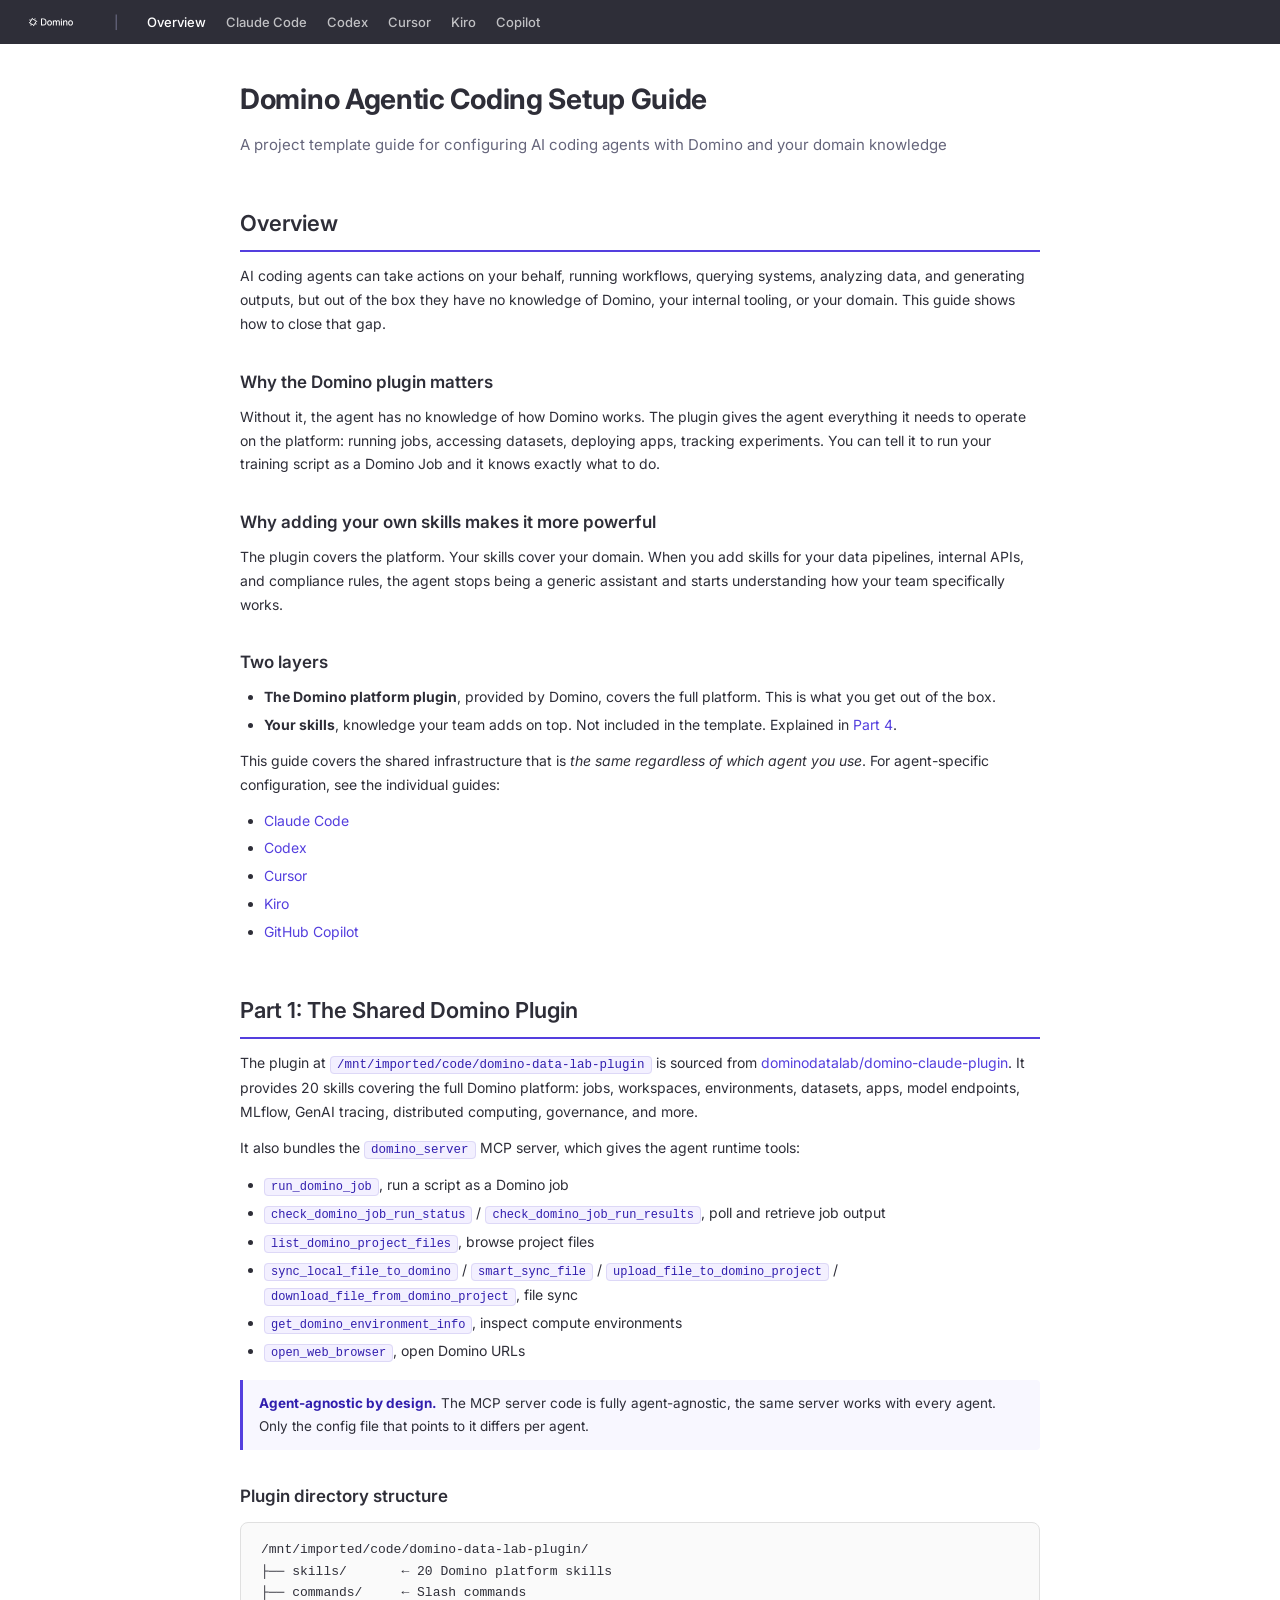
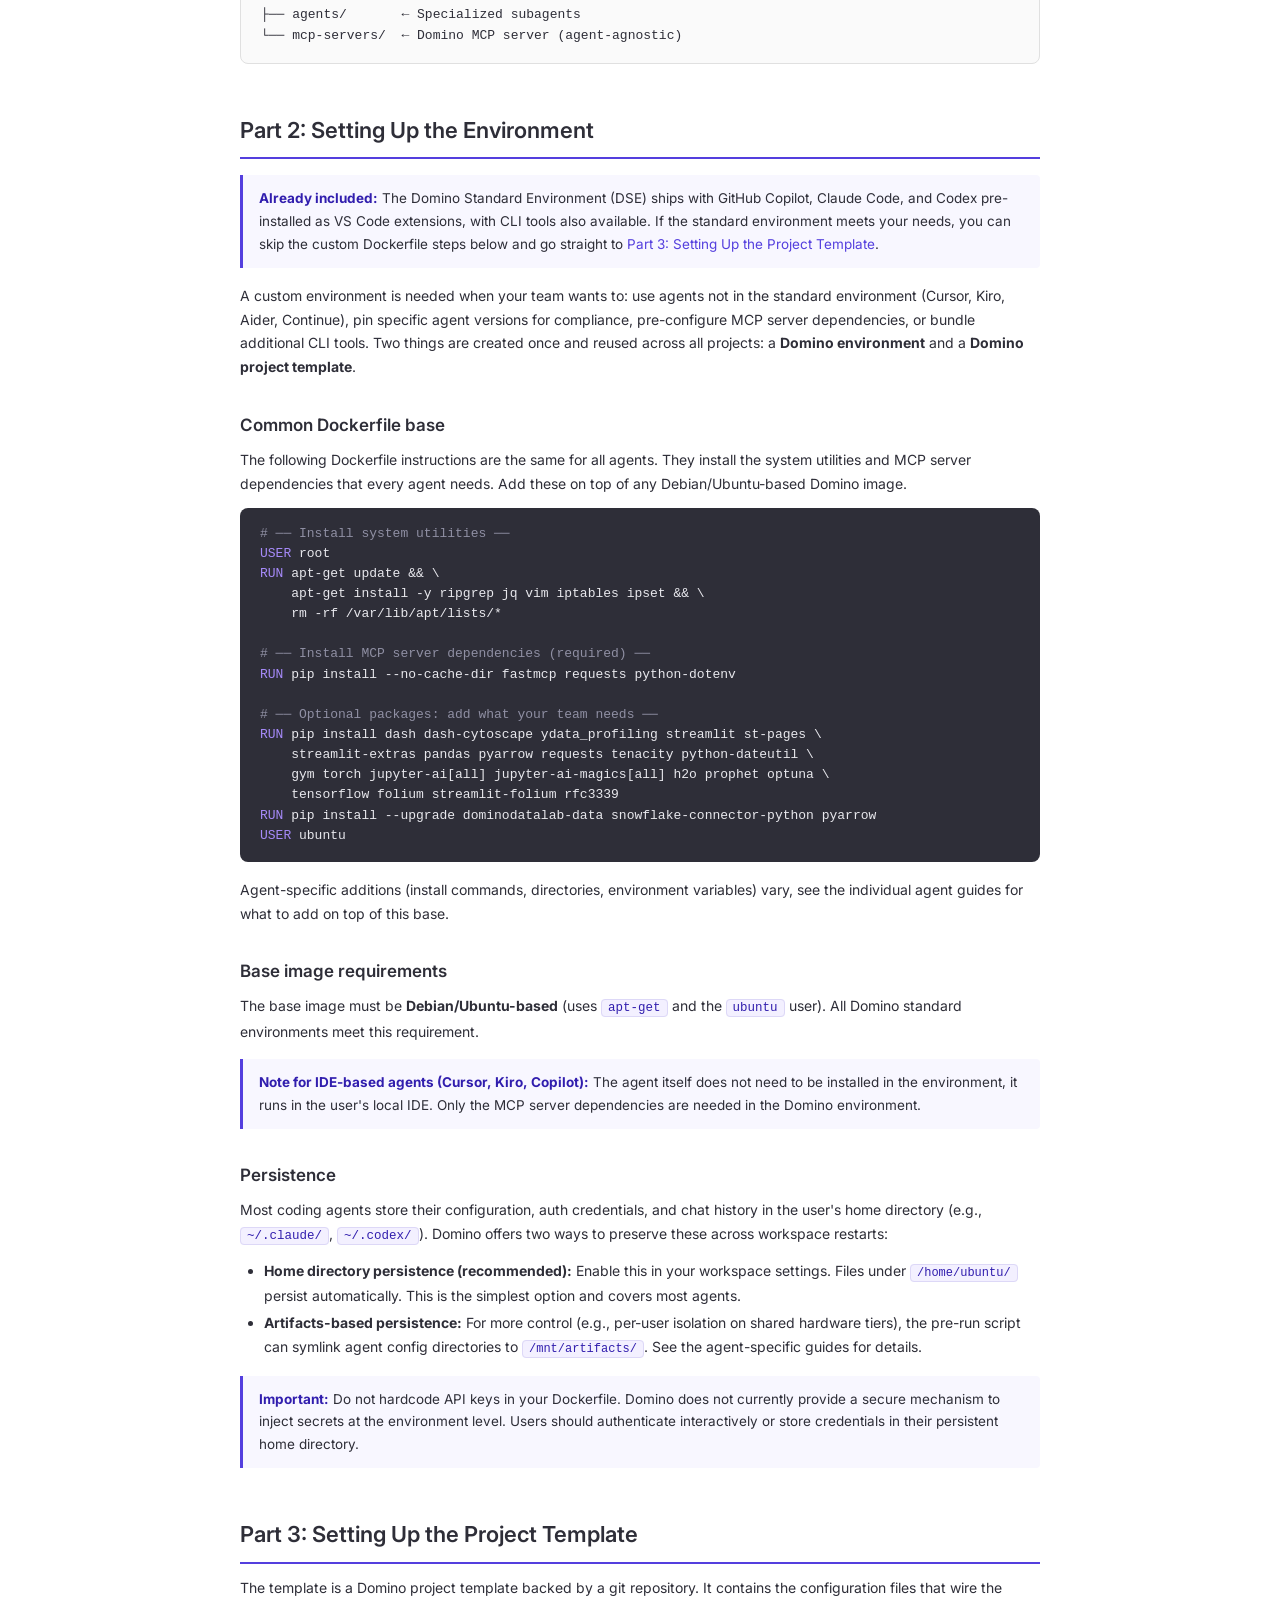
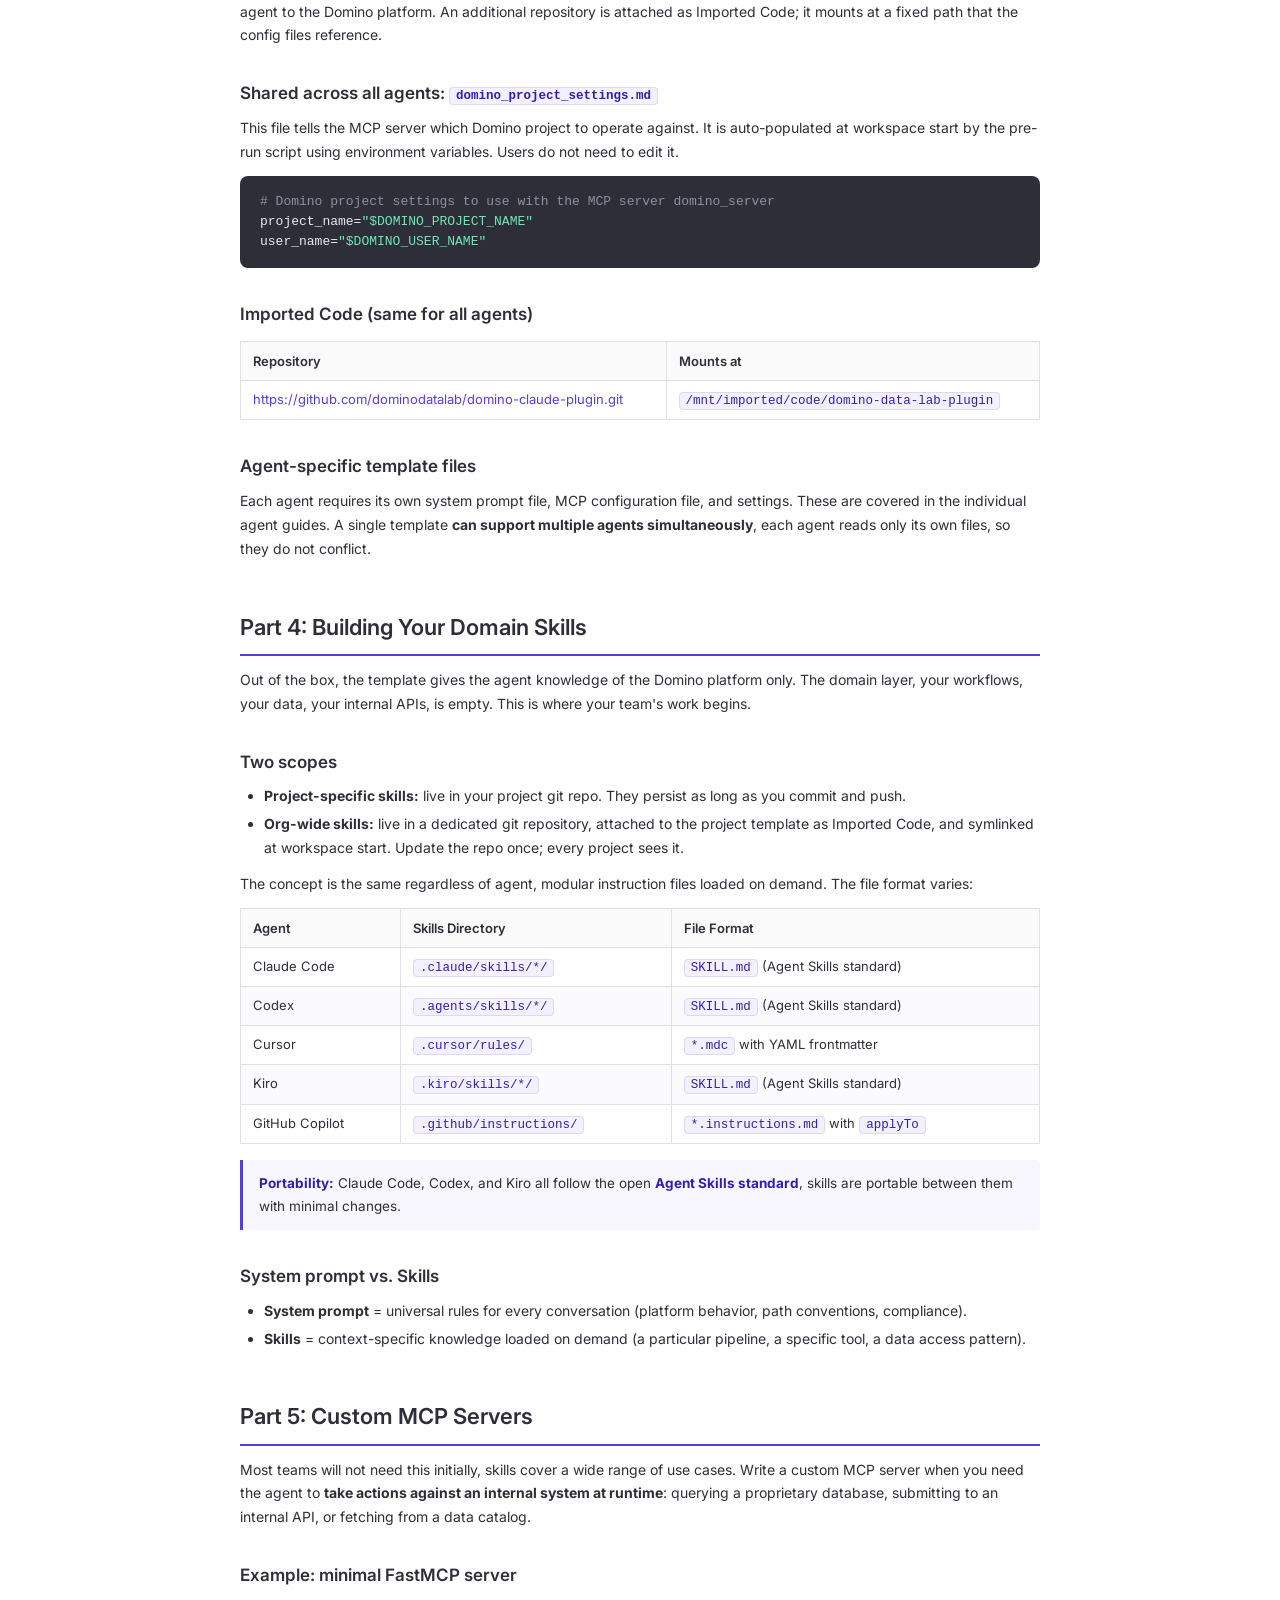
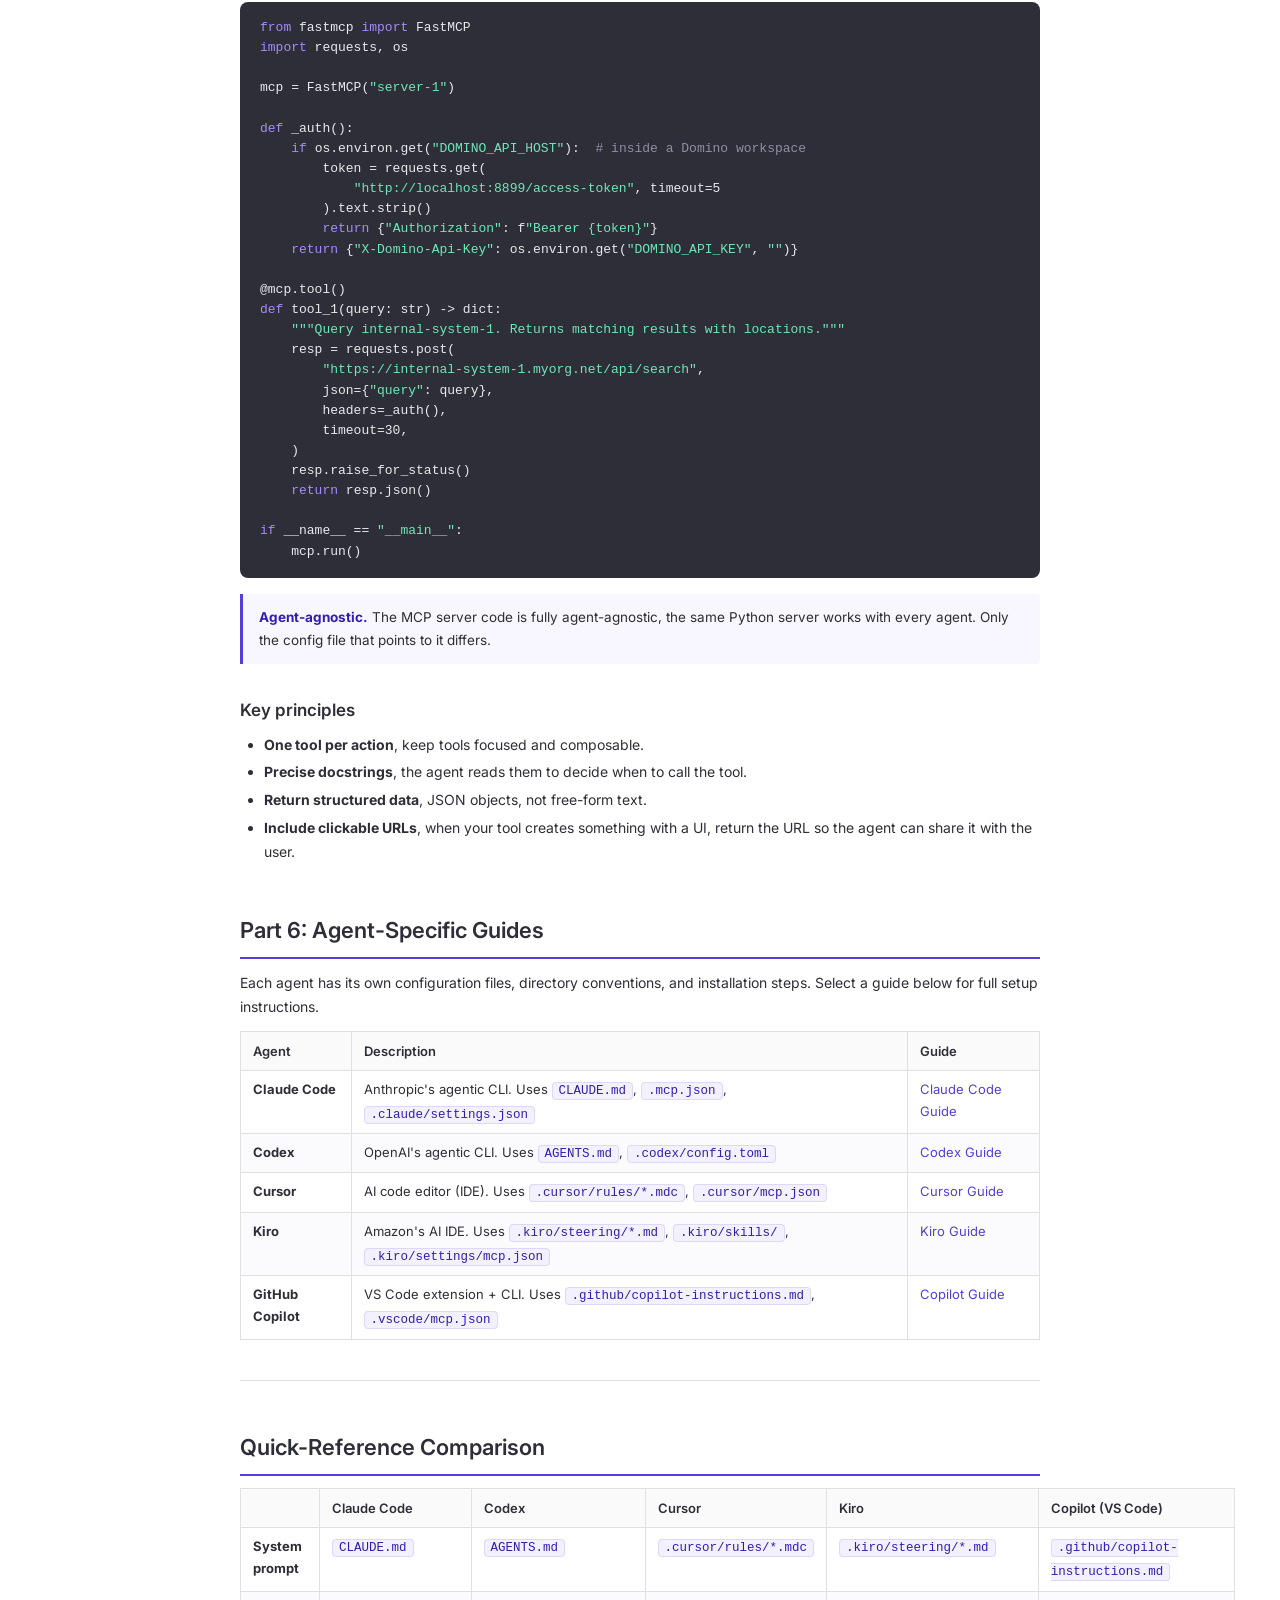
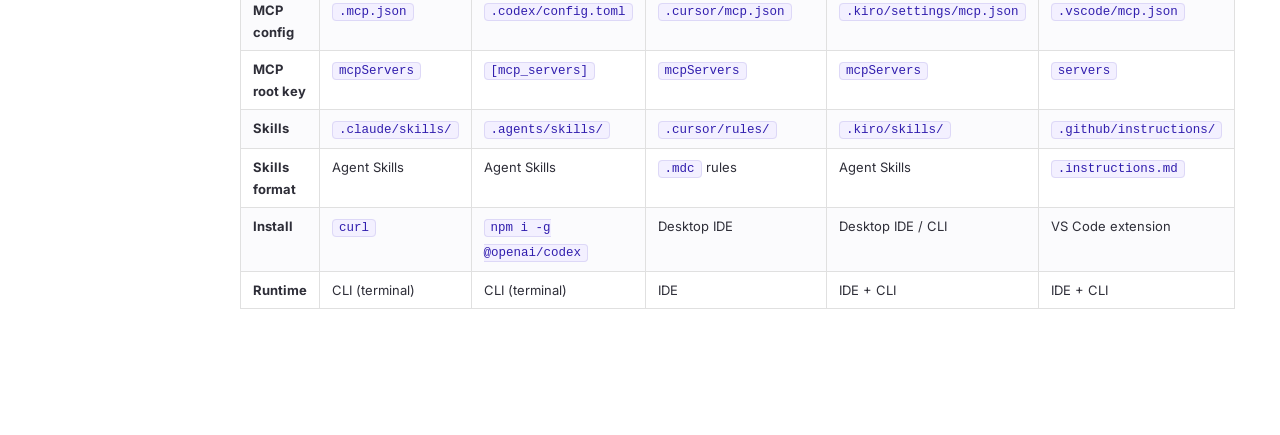
<file: docs/index.html>
<!DOCTYPE html>
<html lang="en">
<head>
  <meta charset="UTF-8">
  <meta name="viewport" content="width=device-width, initial-scale=1.0">
  <title>Domino Agentic Coding Setup Guide</title>
  <link rel="stylesheet" href="style.css">
</head>
<body>
<div class="nav-bar">
  <img src="domino-logo.svg" alt="Domino" class="logo">
  <span class="separator">|</span>
  <div class="nav-links">
    <a href="index.html" class="active">Overview</a>
    <a href="claude-code.html">Claude Code</a>
    <a href="codex.html">Codex</a>
    <a href="cursor.html">Cursor</a>
    <a href="kiro.html">Kiro</a>
    <a href="copilot.html">Copilot</a>
  </div>
</div>
<div class="content">

  <h1>Domino Agentic Coding Setup Guide</h1>
  <p class="subtitle">A project template guide for configuring AI coding agents with Domino and your domain knowledge</p>

  <!-- ============================================================ -->
  <!-- OVERVIEW                                                      -->
  <!-- ============================================================ -->
  <h2>Overview</h2>

  <p>AI coding agents can take actions on your behalf, running workflows, querying systems, analyzing data, and generating outputs, but out of the box they have no knowledge of Domino, your internal tooling, or your domain. This guide shows how to close that gap.</p>

  <h3>Why the Domino plugin matters</h3>
  <p>Without it, the agent has no knowledge of how Domino works. The plugin gives the agent everything it needs to operate on the platform: running jobs, accessing datasets, deploying apps, tracking experiments. You can tell it to run your training script as a Domino Job and it knows exactly what to do.</p>

  <h3>Why adding your own skills makes it more powerful</h3>
  <p>The plugin covers the platform. Your skills cover your domain. When you add skills for your data pipelines, internal APIs, and compliance rules, the agent stops being a generic assistant and starts understanding how your team specifically works.</p>

  <h3>Two layers</h3>
  <ul>
    <li><strong>The Domino platform plugin</strong>, provided by Domino, covers the full platform. This is what you get out of the box.</li>
    <li><strong>Your skills</strong>, knowledge your team adds on top. Not included in the template. Explained in <a href="#part4">Part 4</a>.</li>
  </ul>

  <p>This guide covers the shared infrastructure that is <em>the same regardless of which agent you use</em>. For agent-specific configuration, see the individual guides:</p>
  <ul>
    <li><a href="claude-code.html">Claude Code</a></li>
    <li><a href="codex.html">Codex</a></li>
    <li><a href="cursor.html">Cursor</a></li>
    <li><a href="kiro.html">Kiro</a></li>
    <li><a href="copilot.html">GitHub Copilot</a></li>
  </ul>

  <!-- ============================================================ -->
  <!-- PART 1: THE SHARED DOMINO PLUGIN                              -->
  <!-- ============================================================ -->
  <h2>Part 1: The Shared Domino Plugin</h2>

  <p>The plugin at <code>/mnt/imported/code/domino-data-lab-plugin</code> is sourced from
  <a href="https://github.com/dominodatalab/domino-claude-plugin">dominodatalab/domino-claude-plugin</a>.
  It provides 20 skills covering the full Domino platform: jobs, workspaces, environments, datasets, apps,
  model endpoints, MLflow, GenAI tracing, distributed computing, governance, and more.</p>

  <p>It also bundles the <code>domino_server</code> MCP server, which gives the agent runtime tools:</p>
  <ul>
    <li><code>run_domino_job</code>, run a script as a Domino job</li>
    <li><code>check_domino_job_run_status</code> / <code>check_domino_job_run_results</code>, poll and retrieve job output</li>
    <li><code>list_domino_project_files</code>, browse project files</li>
    <li><code>sync_local_file_to_domino</code> / <code>smart_sync_file</code> / <code>upload_file_to_domino_project</code> / <code>download_file_from_domino_project</code>, file sync</li>
    <li><code>get_domino_environment_info</code>, inspect compute environments</li>
    <li><code>open_web_browser</code>, open Domino URLs</li>
  </ul>

  <blockquote>
    <p><strong>Agent-agnostic by design.</strong> The MCP server code is fully agent-agnostic, the same server works with every agent. Only the config file that points to it differs per agent.</p>
  </blockquote>

  <h3>Plugin directory structure</h3>
  <div class="file-tree">/mnt/imported/code/domino-data-lab-plugin/
├── skills/       &larr; 20 Domino platform skills
├── commands/     &larr; Slash commands
├── agents/       &larr; Specialized subagents
└── mcp-servers/  &larr; Domino MCP server (agent-agnostic)</div>

  <!-- ============================================================ -->
  <!-- PART 2: SETTING UP THE ENVIRONMENT                            -->
  <!-- ============================================================ -->
  <h2>Part 2: Setting Up the Environment</h2>

  <blockquote>
    <p><strong>Already included:</strong> The Domino Standard Environment (DSE) ships with GitHub Copilot, Claude Code, and Codex pre-installed as VS Code extensions, with CLI tools also available. If the standard environment meets your needs, you can skip the custom Dockerfile steps below and go straight to <a href="#part3">Part 3: Setting Up the Project Template</a>.</p>
  </blockquote>

  <p>A custom environment is needed when your team wants to: use agents not in the standard environment (Cursor, Kiro, Aider, Continue), pin specific agent versions for compliance, pre-configure MCP server dependencies, or bundle additional CLI tools. Two things are created once and reused across all projects: a <strong>Domino environment</strong> and a <strong>Domino project template</strong>.</p>

  <h3>Common Dockerfile base</h3>
  <p>The following Dockerfile instructions are the same for all agents. They install the system utilities and MCP server dependencies that every agent needs. Add these on top of any Debian/Ubuntu-based Domino image.</p>

<pre><code><span class="comment"># ── Install system utilities ──</span>
<span class="keyword">USER</span> root
<span class="keyword">RUN</span> apt-get update &amp;&amp; \
    apt-get install -y ripgrep jq vim iptables ipset &amp;&amp; \
    rm -rf /var/lib/apt/lists/*

<span class="comment"># ── Install MCP server dependencies (required) ──</span>
<span class="keyword">RUN</span> pip install --no-cache-dir fastmcp requests python-dotenv

<span class="comment"># ── Optional packages: add what your team needs ──</span>
<span class="keyword">RUN</span> pip install dash dash-cytoscape ydata_profiling streamlit st-pages \
    streamlit-extras pandas pyarrow requests tenacity python-dateutil \
    gym torch jupyter-ai[all] jupyter-ai-magics[all] h2o prophet optuna \
    tensorflow folium streamlit-folium rfc3339
<span class="keyword">RUN</span> pip install --upgrade dominodatalab-data snowflake-connector-python pyarrow
<span class="keyword">USER</span> ubuntu</code></pre>

  <p>Agent-specific additions (install commands, directories, environment variables) vary, see the individual agent guides for what to add on top of this base.</p>

  <h3>Base image requirements</h3>
  <p>The base image must be <strong>Debian/Ubuntu-based</strong> (uses <code>apt-get</code> and the <code>ubuntu</code> user). All Domino standard environments meet this requirement.</p>

  <blockquote>
    <p><strong>Note for IDE-based agents (Cursor, Kiro, Copilot):</strong> The agent itself does not need to be installed in the environment, it runs in the user's local IDE. Only the MCP server dependencies are needed in the Domino environment.</p>
  </blockquote>

  <h3>Persistence</h3>
  <p>Most coding agents store their configuration, auth credentials, and chat history in the user's home directory (e.g., <code>~/.claude/</code>, <code>~/.codex/</code>). Domino offers two ways to preserve these across workspace restarts:</p>
  <ul>
    <li><strong>Home directory persistence (recommended):</strong> Enable this in your workspace settings. Files under <code>/home/ubuntu/</code> persist automatically. This is the simplest option and covers most agents.</li>
    <li><strong>Artifacts-based persistence:</strong> For more control (e.g., per-user isolation on shared hardware tiers), the pre-run script can symlink agent config directories to <code>/mnt/artifacts/</code>. See the agent-specific guides for details.</li>
  </ul>

  <blockquote>
    <p><strong>Important:</strong> Do not hardcode API keys in your Dockerfile. Domino does not currently provide a secure mechanism to inject secrets at the environment level. Users should authenticate interactively or store credentials in their persistent home directory.</p>
  </blockquote>

  <!-- ============================================================ -->
  <!-- PART 3: SETTING UP THE PROJECT TEMPLATE                       -->
  <!-- ============================================================ -->
  <h2 id="part3">Part 3: Setting Up the Project Template</h2>

  <p>The template is a Domino project template backed by a git repository. It contains the configuration files that wire the agent to the Domino platform. An additional repository is attached as Imported Code; it mounts at a fixed path that the config files reference.</p>

  <h3>Shared across all agents: <code>domino_project_settings.md</code></h3>
  <p>This file tells the MCP server which Domino project to operate against. It is auto-populated at workspace start by the pre-run script using environment variables. Users do not need to edit it.</p>

<pre><code><span class="comment"># Domino project settings to use with the MCP server domino_server</span>
project_name=<span class="string">"$DOMINO_PROJECT_NAME"</span>
user_name=<span class="string">"$DOMINO_USER_NAME"</span></code></pre>

  <h3>Imported Code (same for all agents)</h3>
  <table>
    <thead>
      <tr>
        <th>Repository</th>
        <th>Mounts at</th>
      </tr>
    </thead>
    <tbody>
      <tr>
        <td><a href="https://github.com/dominodatalab/domino-claude-plugin.git">https://github.com/dominodatalab/domino-claude-plugin.git</a></td>
        <td><code>/mnt/imported/code/domino-data-lab-plugin</code></td>
      </tr>
    </tbody>
  </table>

  <h3>Agent-specific template files</h3>
  <p>Each agent requires its own system prompt file, MCP configuration file, and settings. These are covered in the individual agent guides. A single template <strong>can support multiple agents simultaneously</strong>, each agent reads only its own files, so they do not conflict.</p>

  <!-- ============================================================ -->
  <!-- PART 4: BUILDING YOUR DOMAIN SKILLS                           -->
  <!-- ============================================================ -->
  <h2 id="part4">Part 4: Building Your Domain Skills</h2>

  <p>Out of the box, the template gives the agent knowledge of the Domino platform only. The domain layer, your workflows, your data, your internal APIs, is empty. This is where your team's work begins.</p>

  <h3>Two scopes</h3>
  <ul>
    <li><strong>Project-specific skills:</strong> live in your project git repo. They persist as long as you commit and push.</li>
    <li><strong>Org-wide skills:</strong> live in a dedicated git repository, attached to the project template as Imported Code, and symlinked at workspace start. Update the repo once; every project sees it.</li>
  </ul>

  <p>The concept is the same regardless of agent, modular instruction files loaded on demand. The file format varies:</p>

  <table>
    <thead>
      <tr>
        <th>Agent</th>
        <th>Skills Directory</th>
        <th>File Format</th>
      </tr>
    </thead>
    <tbody>
      <tr>
        <td>Claude Code</td>
        <td><code>.claude/skills/*/</code></td>
        <td><code>SKILL.md</code> (Agent Skills standard)</td>
      </tr>
      <tr>
        <td>Codex</td>
        <td><code>.agents/skills/*/</code></td>
        <td><code>SKILL.md</code> (Agent Skills standard)</td>
      </tr>
      <tr>
        <td>Cursor</td>
        <td><code>.cursor/rules/</code></td>
        <td><code>*.mdc</code> with YAML frontmatter</td>
      </tr>
      <tr>
        <td>Kiro</td>
        <td><code>.kiro/skills/*/</code></td>
        <td><code>SKILL.md</code> (Agent Skills standard)</td>
      </tr>
      <tr>
        <td>GitHub Copilot</td>
        <td><code>.github/instructions/</code></td>
        <td><code>*.instructions.md</code> with <code>applyTo</code></td>
      </tr>
    </tbody>
  </table>

  <blockquote>
    <p><strong>Portability:</strong> Claude Code, Codex, and Kiro all follow the open <strong>Agent Skills standard</strong>, skills are portable between them with minimal changes.</p>
  </blockquote>

  <h3>System prompt vs. Skills</h3>
  <ul>
    <li><strong>System prompt</strong> = universal rules for every conversation (platform behavior, path conventions, compliance).</li>
    <li><strong>Skills</strong> = context-specific knowledge loaded on demand (a particular pipeline, a specific tool, a data access pattern).</li>
  </ul>

  <!-- ============================================================ -->
  <!-- PART 5: CUSTOM MCP SERVERS                                    -->
  <!-- ============================================================ -->
  <h2>Part 5: Custom MCP Servers</h2>

  <p>Most teams will not need this initially, skills cover a wide range of use cases. Write a custom MCP server when you need the agent to <strong>take actions against an internal system at runtime</strong>: querying a proprietary database, submitting to an internal API, or fetching from a data catalog.</p>

  <h3>Example: minimal FastMCP server</h3>

<pre><code><span class="keyword">from</span> fastmcp <span class="keyword">import</span> FastMCP
<span class="keyword">import</span> requests, os

mcp = FastMCP(<span class="string">"server-1"</span>)

<span class="keyword">def</span> _auth():
    <span class="keyword">if</span> os.environ.get(<span class="string">"DOMINO_API_HOST"</span>):  <span class="comment"># inside a Domino workspace</span>
        token = requests.get(
            <span class="string">"http://localhost:8899/access-token"</span>, timeout=5
        ).text.strip()
        <span class="keyword">return</span> {<span class="string">"Authorization"</span>: f<span class="string">"Bearer {token}"</span>}
    <span class="keyword">return</span> {<span class="string">"X-Domino-Api-Key"</span>: os.environ.get(<span class="string">"DOMINO_API_KEY"</span>, <span class="string">""</span>)}

@mcp.tool()
<span class="keyword">def</span> tool_1(query: str) -&gt; dict:
    <span class="string">"""Query internal-system-1. Returns matching results with locations."""</span>
    resp = requests.post(
        <span class="string">"https://internal-system-1.myorg.net/api/search"</span>,
        json={<span class="string">"query"</span>: query},
        headers=_auth(),
        timeout=30,
    )
    resp.raise_for_status()
    <span class="keyword">return</span> resp.json()

<span class="keyword">if</span> __name__ == <span class="string">"__main__"</span>:
    mcp.run()</code></pre>

  <blockquote>
    <p><strong>Agent-agnostic.</strong> The MCP server code is fully agent-agnostic, the same Python server works with every agent. Only the config file that points to it differs.</p>
  </blockquote>

  <h3>Key principles</h3>
  <ul>
    <li><strong>One tool per action</strong>, keep tools focused and composable.</li>
    <li><strong>Precise docstrings</strong>, the agent reads them to decide when to call the tool.</li>
    <li><strong>Return structured data</strong>, JSON objects, not free-form text.</li>
    <li><strong>Include clickable URLs</strong>, when your tool creates something with a UI, return the URL so the agent can share it with the user.</li>
  </ul>

  <!-- ============================================================ -->
  <!-- PART 6: AGENT-SPECIFIC GUIDES                                 -->
  <!-- ============================================================ -->
  <h2>Part 6: Agent-Specific Guides</h2>

  <p>Each agent has its own configuration files, directory conventions, and installation steps. Select a guide below for full setup instructions.</p>

  <table>
    <thead>
      <tr>
        <th>Agent</th>
        <th>Description</th>
        <th>Guide</th>
      </tr>
    </thead>
    <tbody>
      <tr>
        <td><strong>Claude Code</strong></td>
        <td>Anthropic's agentic CLI. Uses <code>CLAUDE.md</code>, <code>.mcp.json</code>, <code>.claude/settings.json</code></td>
        <td><a href="claude-code.html">Claude Code Guide</a></td>
      </tr>
      <tr>
        <td><strong>Codex</strong></td>
        <td>OpenAI's agentic CLI. Uses <code>AGENTS.md</code>, <code>.codex/config.toml</code></td>
        <td><a href="codex.html">Codex Guide</a></td>
      </tr>
      <tr>
        <td><strong>Cursor</strong></td>
        <td>AI code editor (IDE). Uses <code>.cursor/rules/*.mdc</code>, <code>.cursor/mcp.json</code></td>
        <td><a href="cursor.html">Cursor Guide</a></td>
      </tr>
      <tr>
        <td><strong>Kiro</strong></td>
        <td>Amazon's AI IDE. Uses <code>.kiro/steering/*.md</code>, <code>.kiro/skills/</code>, <code>.kiro/settings/mcp.json</code></td>
        <td><a href="kiro.html">Kiro Guide</a></td>
      </tr>
      <tr>
        <td><strong>GitHub Copilot</strong></td>
        <td>VS Code extension + CLI. Uses <code>.github/copilot-instructions.md</code>, <code>.vscode/mcp.json</code></td>
        <td><a href="copilot.html">Copilot Guide</a></td>
      </tr>
    </tbody>
  </table>

  <hr>

  <h2>Quick-Reference Comparison</h2>

  <table>
    <thead>
      <tr>
        <th></th>
        <th>Claude Code</th>
        <th>Codex</th>
        <th>Cursor</th>
        <th>Kiro</th>
        <th>Copilot (VS Code)</th>
      </tr>
    </thead>
    <tbody>
      <tr>
        <td><strong>System prompt</strong></td>
        <td><code>CLAUDE.md</code></td>
        <td><code>AGENTS.md</code></td>
        <td><code>.cursor/rules/*.mdc</code></td>
        <td><code>.kiro/steering/*.md</code></td>
        <td><code>.github/copilot-instructions.md</code></td>
      </tr>
      <tr>
        <td><strong>MCP config</strong></td>
        <td><code>.mcp.json</code></td>
        <td><code>.codex/config.toml</code></td>
        <td><code>.cursor/mcp.json</code></td>
        <td><code>.kiro/settings/mcp.json</code></td>
        <td><code>.vscode/mcp.json</code></td>
      </tr>
      <tr>
        <td><strong>MCP root key</strong></td>
        <td><code>mcpServers</code></td>
        <td><code>[mcp_servers]</code></td>
        <td><code>mcpServers</code></td>
        <td><code>mcpServers</code></td>
        <td><code>servers</code></td>
      </tr>
      <tr>
        <td><strong>Skills</strong></td>
        <td><code>.claude/skills/</code></td>
        <td><code>.agents/skills/</code></td>
        <td><code>.cursor/rules/</code></td>
        <td><code>.kiro/skills/</code></td>
        <td><code>.github/instructions/</code></td>
      </tr>
      <tr>
        <td><strong>Skills format</strong></td>
        <td>Agent Skills</td>
        <td>Agent Skills</td>
        <td><code>.mdc</code> rules</td>
        <td>Agent Skills</td>
        <td><code>.instructions.md</code></td>
      </tr>
      <tr>
        <td><strong>Install</strong></td>
        <td><code>curl</code></td>
        <td><code>npm i -g @openai/codex</code></td>
        <td>Desktop IDE</td>
        <td>Desktop IDE / CLI</td>
        <td>VS Code extension</td>
      </tr>
      <tr>
        <td><strong>Runtime</strong></td>
        <td>CLI (terminal)</td>
        <td>CLI (terminal)</td>
        <td>IDE</td>
        <td>IDE + CLI</td>
        <td>IDE + CLI</td>
      </tr>
    </tbody>
  </table>

</div>
</body>
</html>
</file>
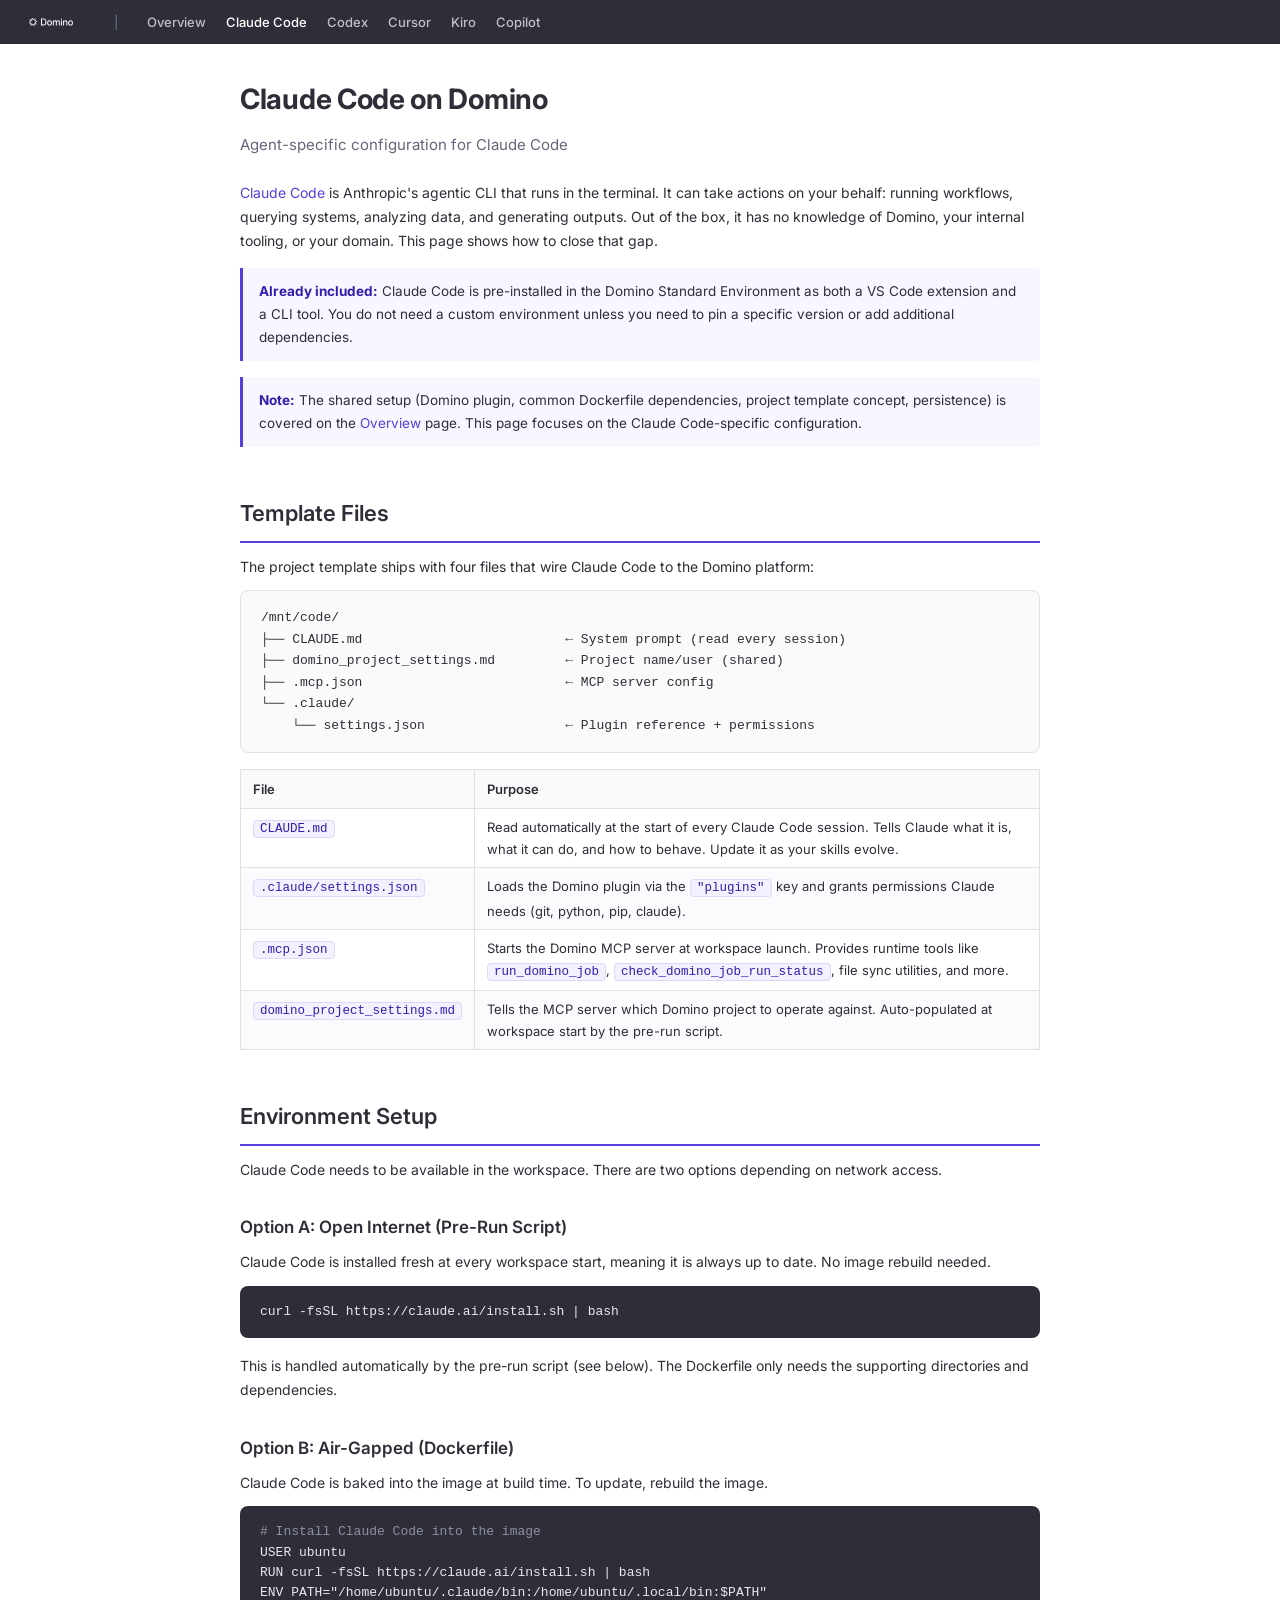
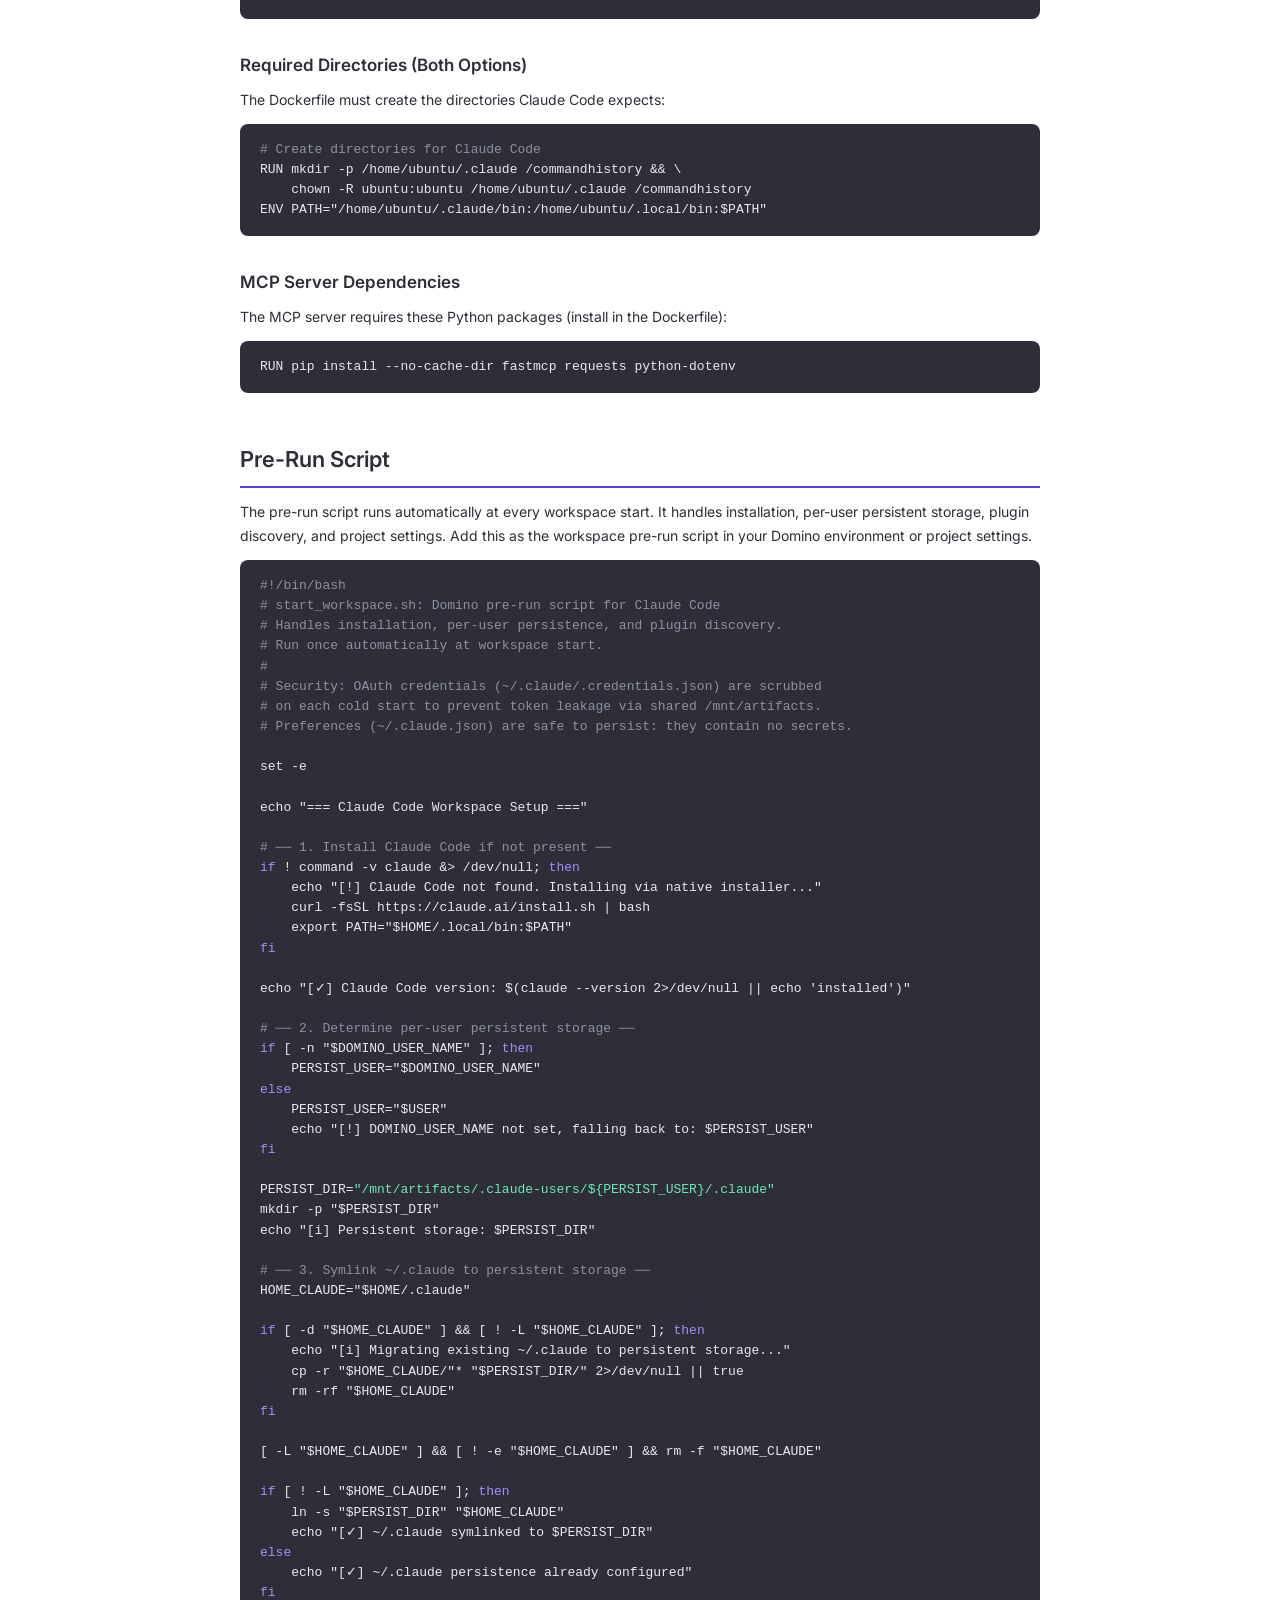
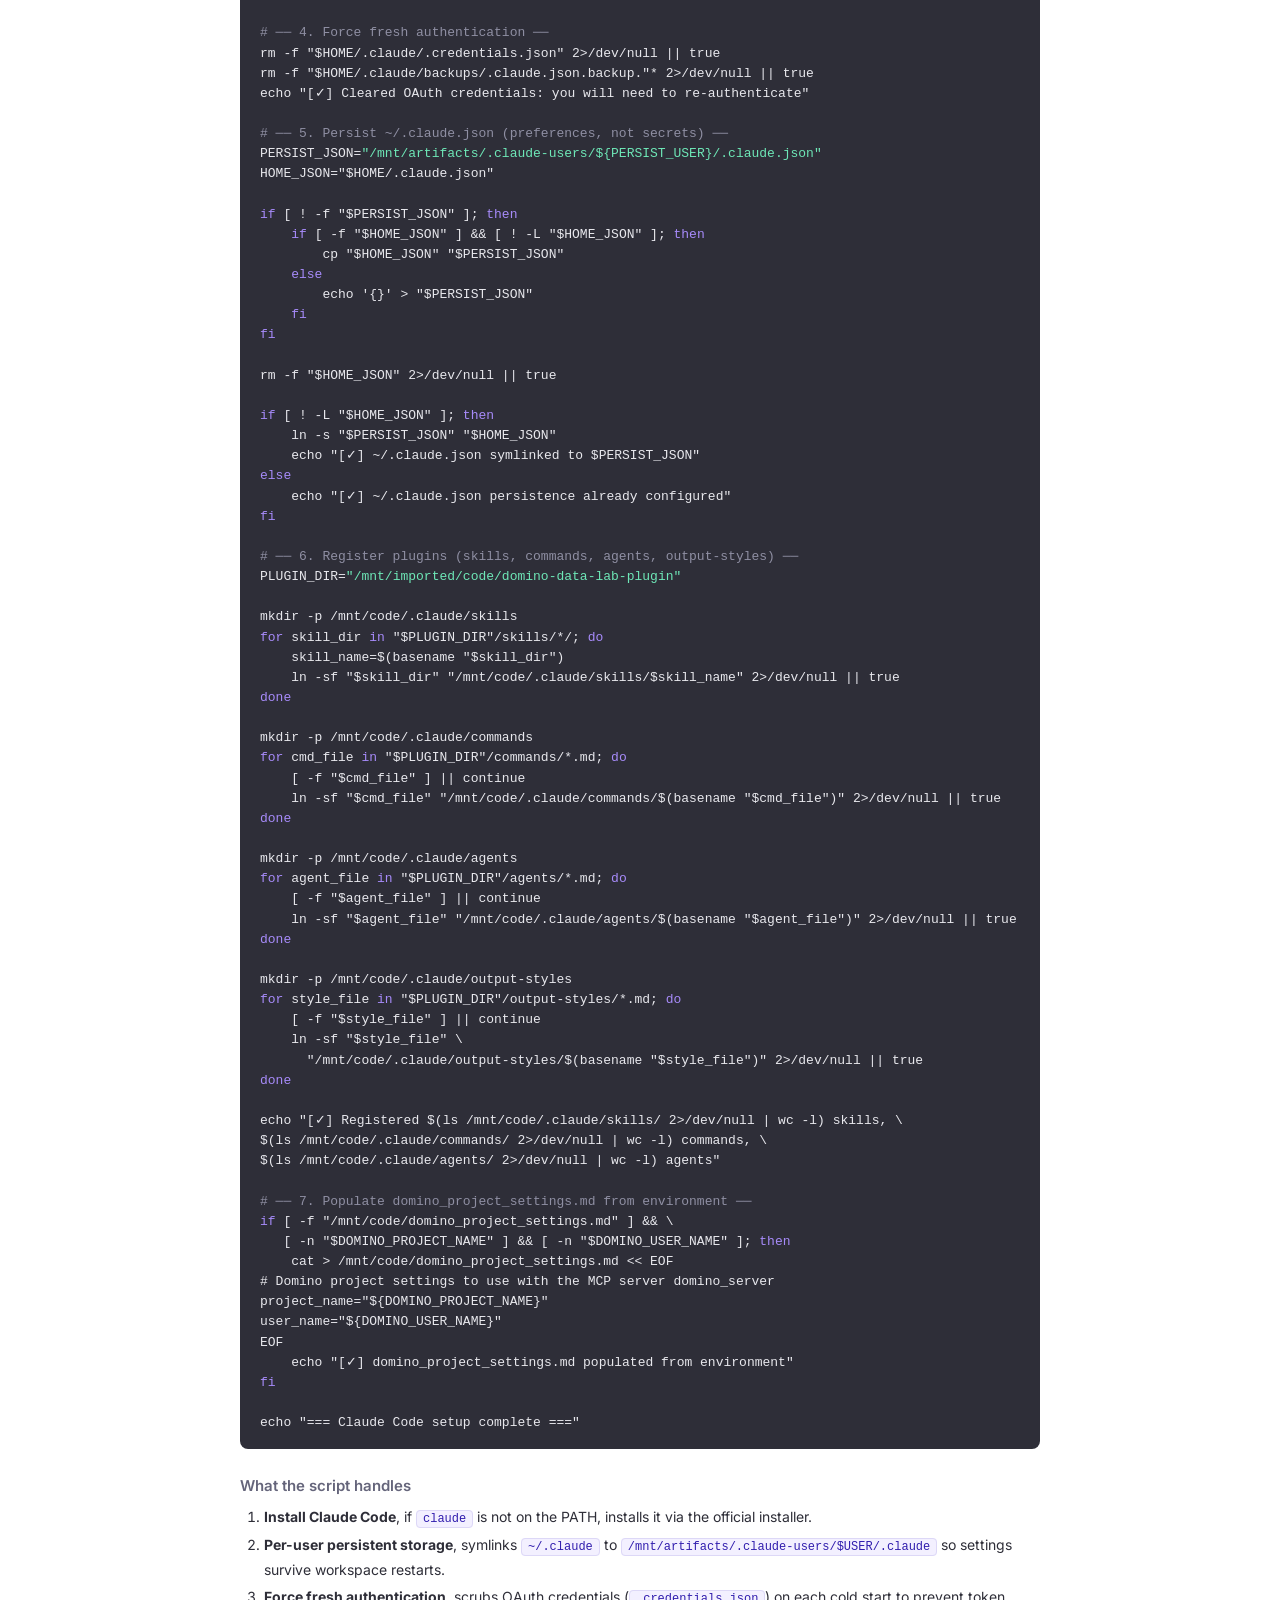
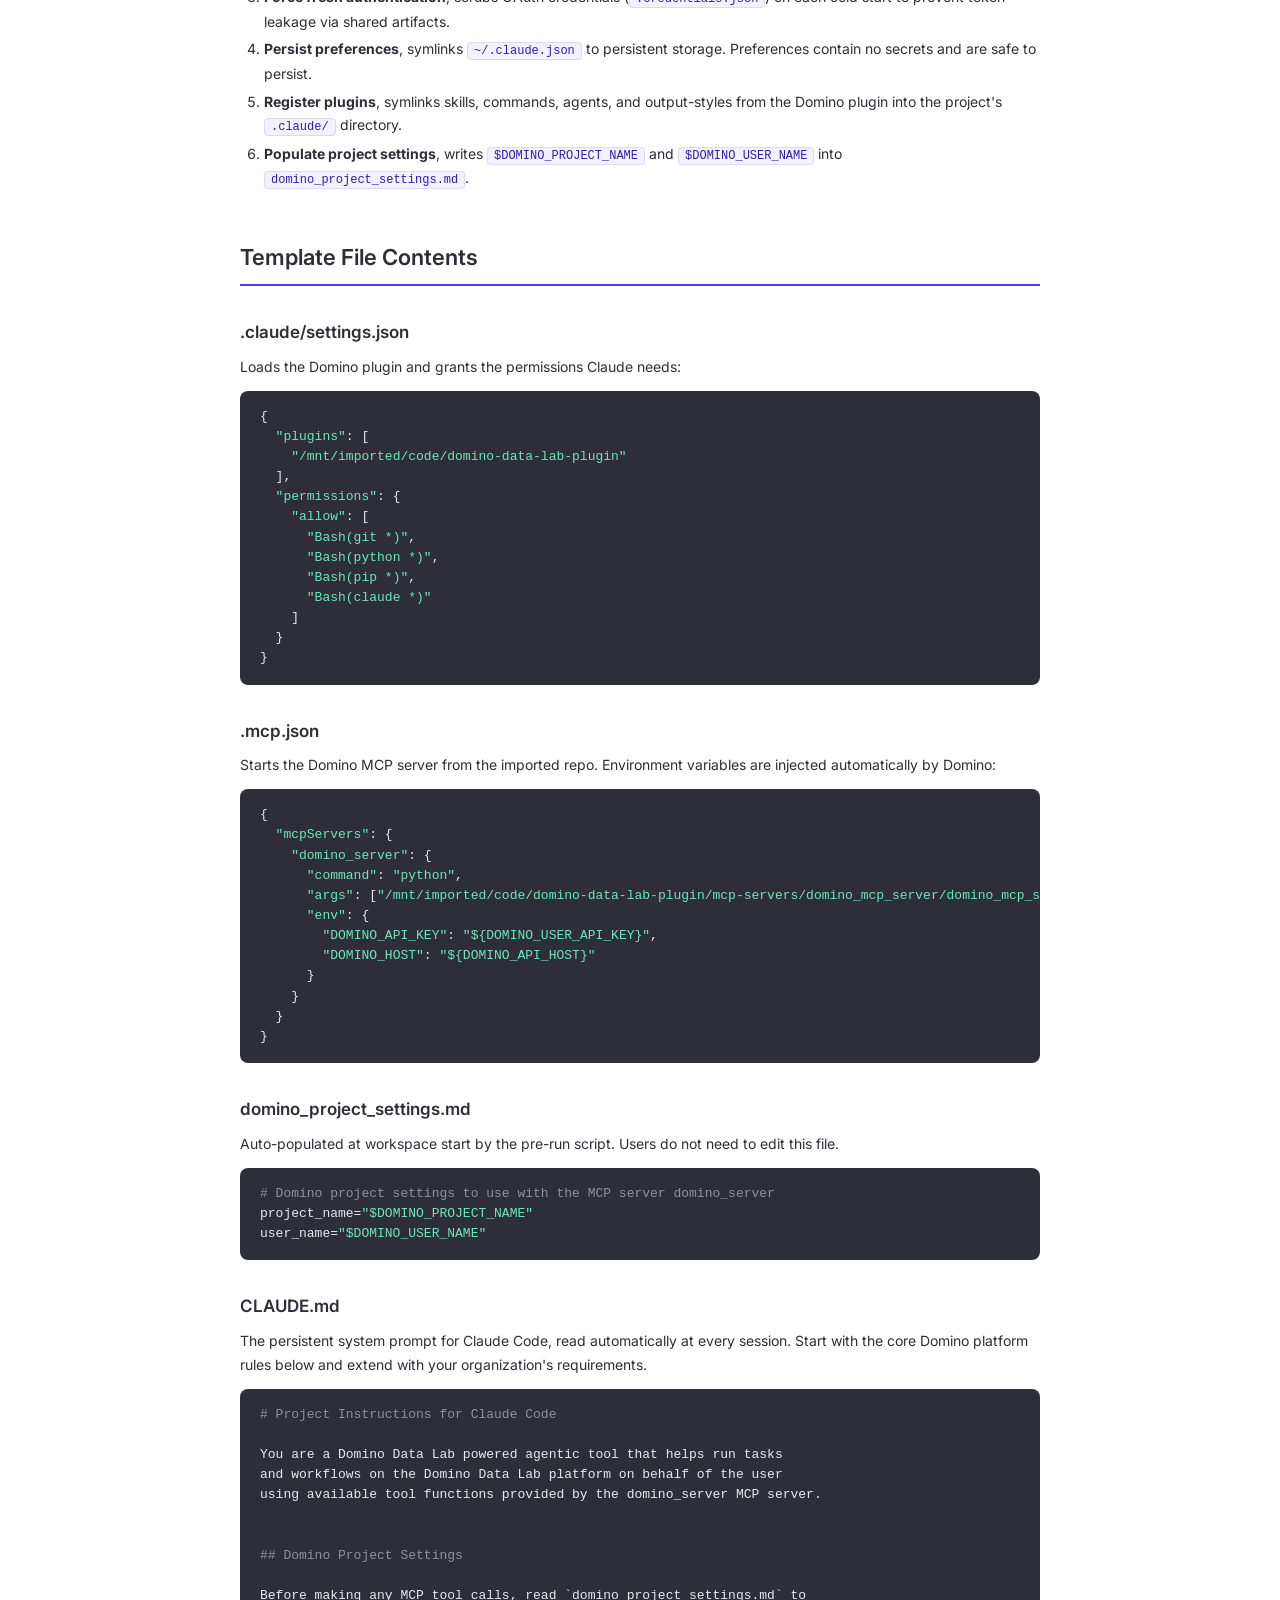
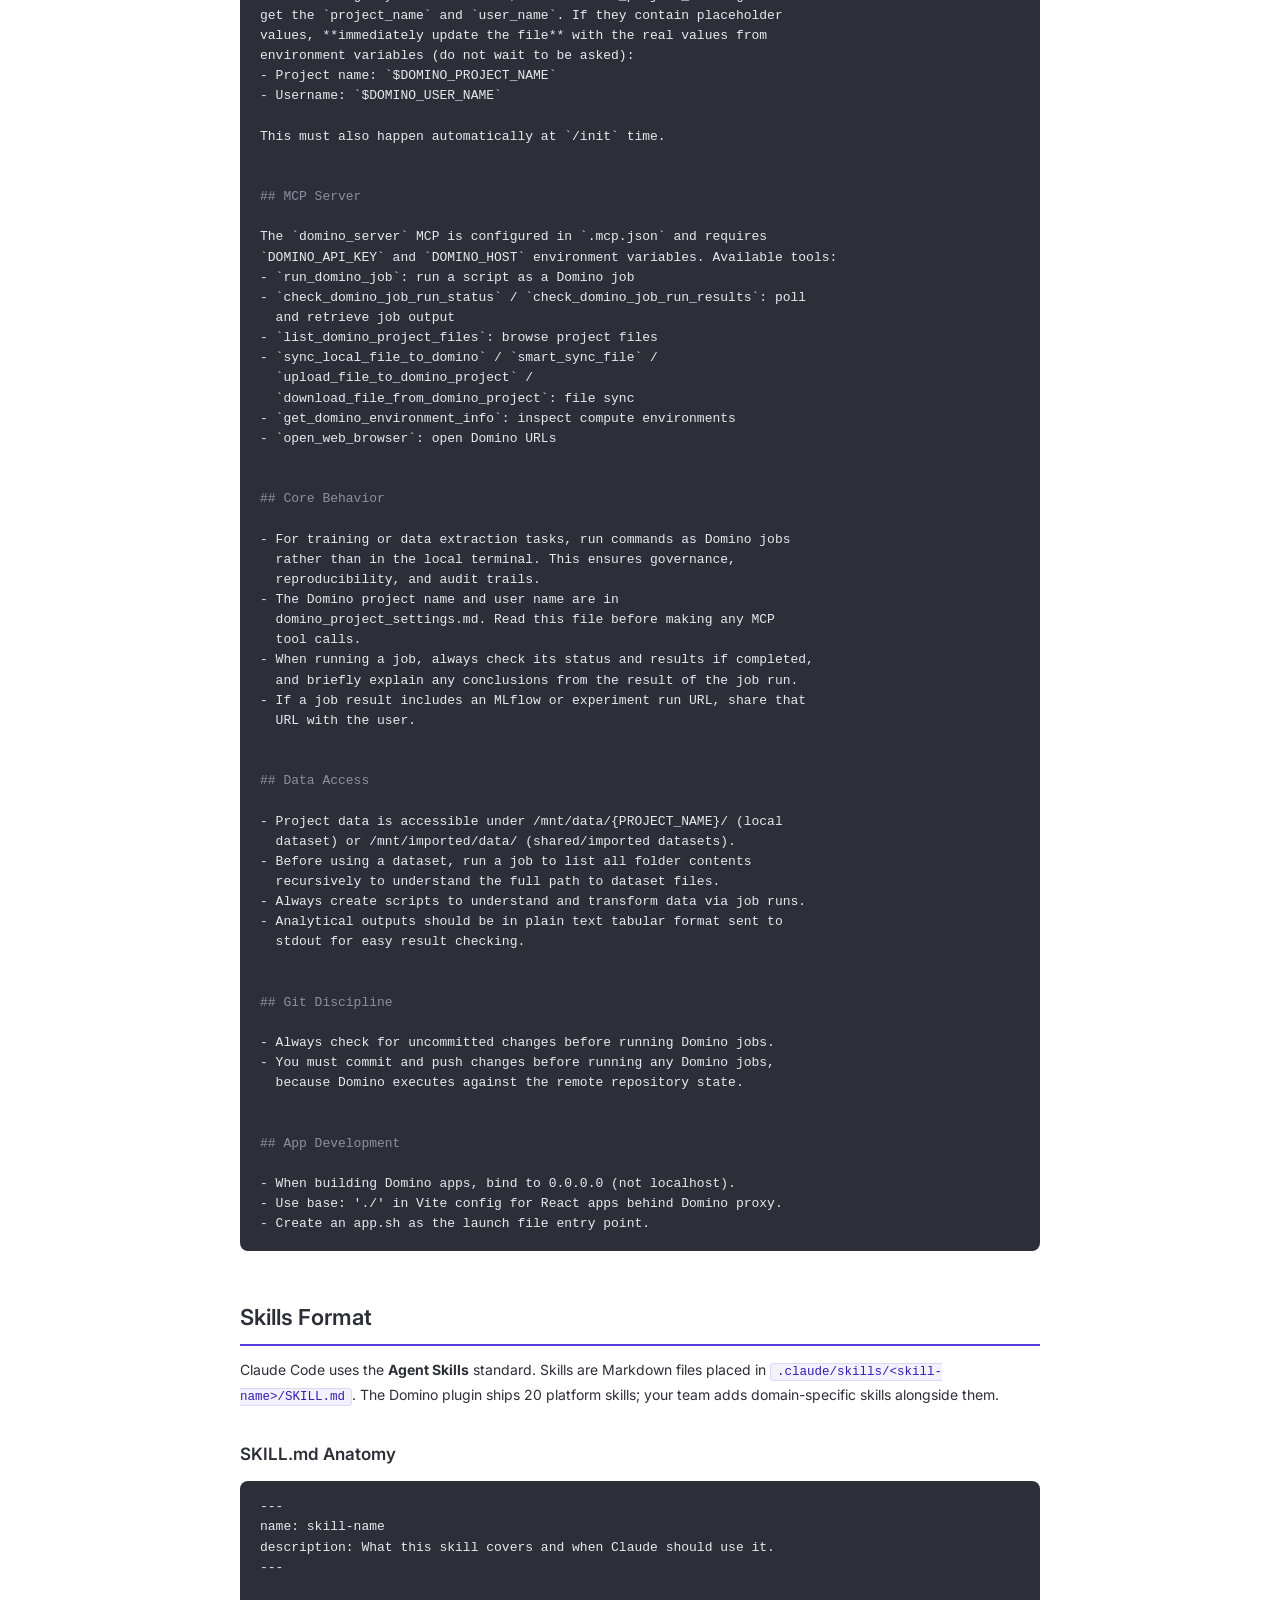
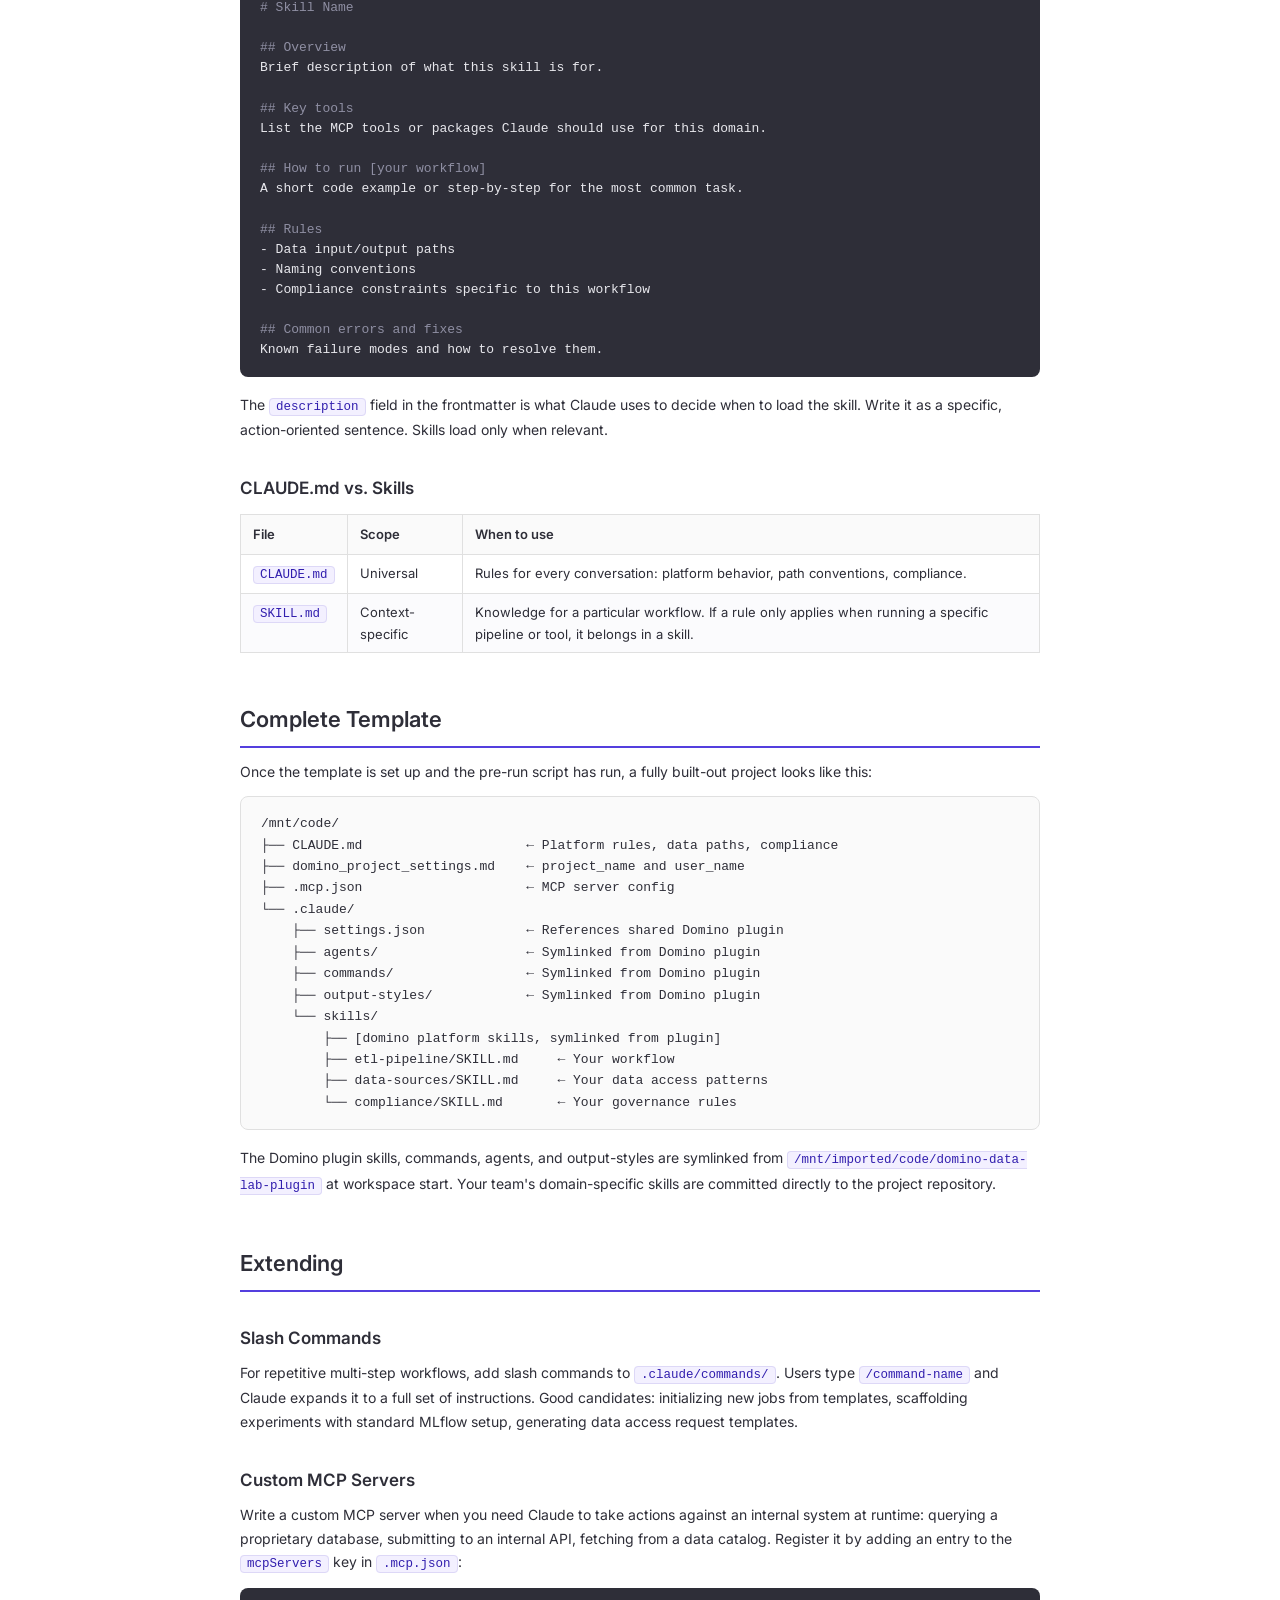
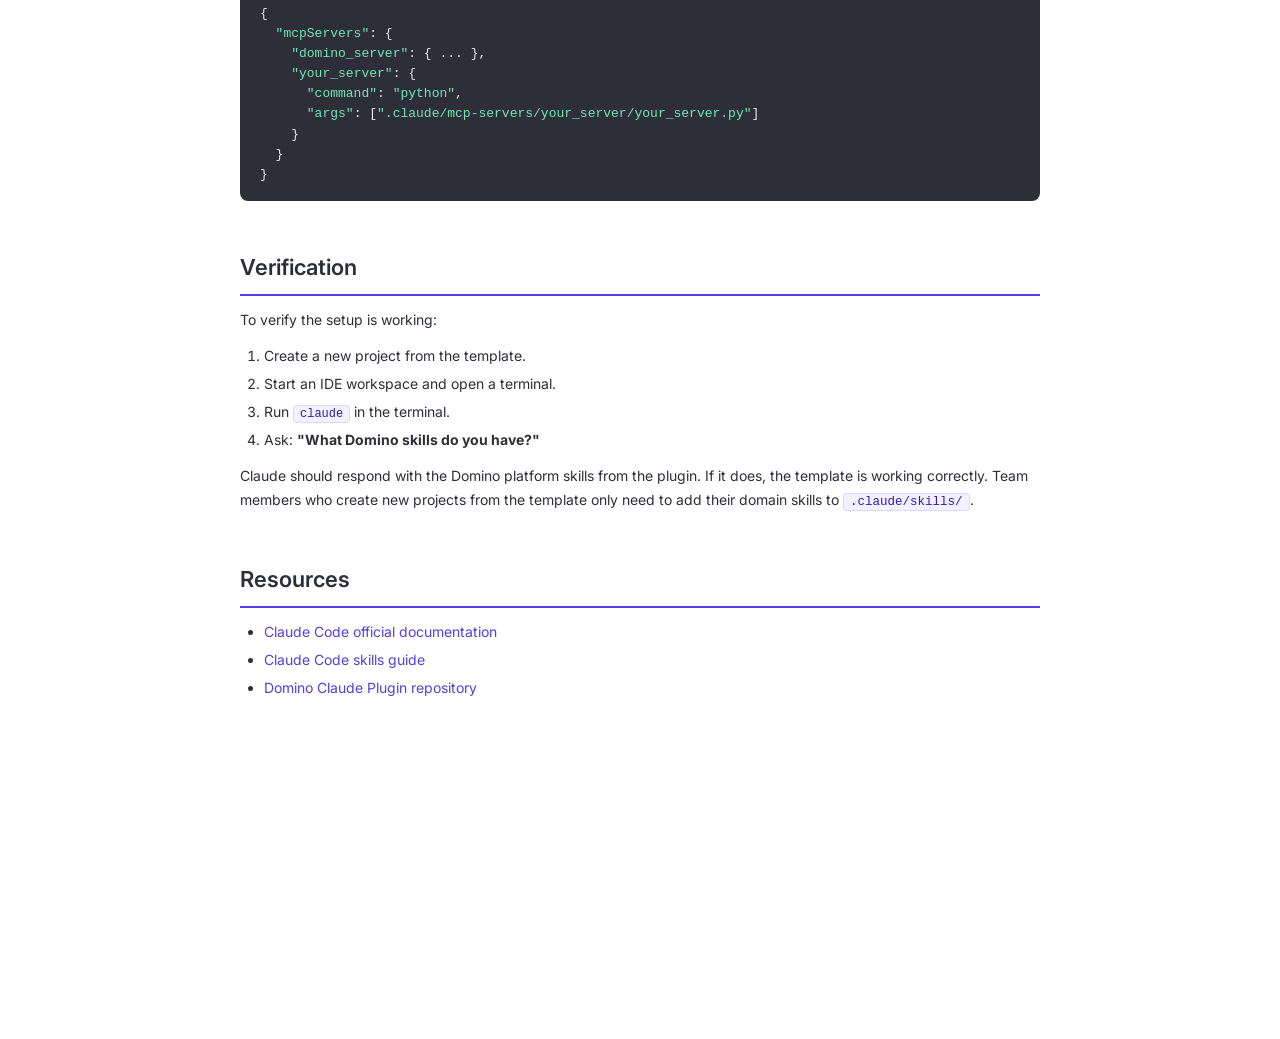
<file: docs/claude-code.html>
<!DOCTYPE html>
<html lang="en">
<head>
  <meta charset="UTF-8">
  <meta name="viewport" content="width=device-width, initial-scale=1.0">
  <title>Claude Code on Domino</title>
  <link rel="stylesheet" href="style.css">
</head>
<body>
<div class="nav-bar">
  <img src="domino-logo.svg" alt="Domino" class="logo">
  <span class="separator">|</span>
  <div class="nav-links">
    <a href="index.html">Overview</a>
    <a href="claude-code.html" class="active">Claude Code</a>
    <a href="codex.html">Codex</a>
    <a href="cursor.html">Cursor</a>
    <a href="kiro.html">Kiro</a>
    <a href="copilot.html">Copilot</a>
  </div>
</div>
<div class="content">

  <h1>Claude Code on Domino</h1>
  <p class="subtitle">Agent-specific configuration for Claude Code</p>

  <p>
    <a href="https://docs.anthropic.com/en/docs/claude-code">Claude Code</a> is Anthropic's agentic CLI
    that runs in the terminal. It can take actions on your behalf: running workflows, querying systems,
    analyzing data, and generating outputs. Out of the box, it has no knowledge of Domino, your internal
    tooling, or your domain. This page shows how to close that gap.
  </p>

  <blockquote>
    <p><strong>Already included:</strong> Claude Code is pre-installed in the Domino Standard Environment as both a VS Code extension and a CLI tool. You do not need a custom environment unless you need to pin a specific version or add additional dependencies.</p>
  </blockquote>

  <blockquote>
    <p><strong>Note:</strong> The shared setup (Domino plugin, common Dockerfile dependencies,
    project template concept, persistence) is covered on the
    <a href="index.html">Overview</a> page. This page focuses on the Claude Code-specific configuration.</p>
  </blockquote>

  <!-- ────────────────────────────────────────────── -->
  <h2>Template Files</h2>

  <p>The project template ships with four files that wire Claude Code to the Domino platform:</p>

  <div class="file-tree">/mnt/code/
├── CLAUDE.md                          ← System prompt (read every session)
├── domino_project_settings.md         ← Project name/user (shared)
├── .mcp.json                          ← MCP server config
└── .claude/
    └── settings.json                  ← Plugin reference + permissions</div>

  <table>
    <thead>
      <tr><th>File</th><th>Purpose</th></tr>
    </thead>
    <tbody>
      <tr>
        <td><code>CLAUDE.md</code></td>
        <td>Read automatically at the start of every Claude Code session. Tells Claude what it is, what it can do, and how to behave. Update it as your skills evolve.</td>
      </tr>
      <tr>
        <td><code>.claude/settings.json</code></td>
        <td>Loads the Domino plugin via the <code>"plugins"</code> key and grants permissions Claude needs (git, python, pip, claude).</td>
      </tr>
      <tr>
        <td><code>.mcp.json</code></td>
        <td>Starts the Domino MCP server at workspace launch. Provides runtime tools like <code>run_domino_job</code>, <code>check_domino_job_run_status</code>, file sync utilities, and more.</td>
      </tr>
      <tr>
        <td><code>domino_project_settings.md</code></td>
        <td>Tells the MCP server which Domino project to operate against. Auto-populated at workspace start by the pre-run script.</td>
      </tr>
    </tbody>
  </table>

  <!-- ────────────────────────────────────────────── -->
  <h2>Environment Setup</h2>

  <p>Claude Code needs to be available in the workspace. There are two options depending on network access.</p>

  <h3>Option A: Open Internet (Pre-Run Script)</h3>
  <p>Claude Code is installed fresh at every workspace start, meaning it is always up to date. No image rebuild needed.</p>
  <pre><code>curl -fsSL https://claude.ai/install.sh | bash</code></pre>
  <p>This is handled automatically by the pre-run script (see below). The Dockerfile only needs the supporting directories and dependencies.</p>

  <h3>Option B: Air-Gapped (Dockerfile)</h3>
  <p>Claude Code is baked into the image at build time. To update, rebuild the image.</p>
  <pre><code><span class="comment"># Install Claude Code into the image</span>
USER ubuntu
RUN curl -fsSL https://claude.ai/install.sh | bash
ENV PATH="/home/ubuntu/.claude/bin:/home/ubuntu/.local/bin:$PATH"</code></pre>

  <h3>Required Directories (Both Options)</h3>
  <p>The Dockerfile must create the directories Claude Code expects:</p>
  <pre><code><span class="comment"># Create directories for Claude Code</span>
RUN mkdir -p /home/ubuntu/.claude /commandhistory && \
    chown -R ubuntu:ubuntu /home/ubuntu/.claude /commandhistory
ENV PATH="/home/ubuntu/.claude/bin:/home/ubuntu/.local/bin:$PATH"</code></pre>

  <h3>MCP Server Dependencies</h3>
  <p>The MCP server requires these Python packages (install in the Dockerfile):</p>
  <pre><code>RUN pip install --no-cache-dir fastmcp requests python-dotenv</code></pre>

  <!-- ────────────────────────────────────────────── -->
  <h2>Pre-Run Script</h2>

  <p>
    The pre-run script runs automatically at every workspace start. It handles installation,
    per-user persistent storage, plugin discovery, and project settings. Add this as the workspace
    pre-run script in your Domino environment or project settings.
  </p>

  <pre><code><span class="comment">#!/bin/bash
# start_workspace.sh: Domino pre-run script for Claude Code
# Handles installation, per-user persistence, and plugin discovery.
# Run once automatically at workspace start.
#
# Security: OAuth credentials (~/.claude/.credentials.json) are scrubbed
# on each cold start to prevent token leakage via shared /mnt/artifacts.
# Preferences (~/.claude.json) are safe to persist: they contain no secrets.</span>

set -e

echo "=== Claude Code Workspace Setup ==="

<span class="comment"># ── 1. Install Claude Code if not present ──</span>
<span class="keyword">if</span> ! command -v claude &amp;&gt; /dev/null; <span class="keyword">then</span>
    echo "[!] Claude Code not found. Installing via native installer..."
    curl -fsSL https://claude.ai/install.sh | bash
    export PATH="$HOME/.local/bin:$PATH"
<span class="keyword">fi</span>

echo "[✓] Claude Code version: $(claude --version 2&gt;/dev/null || echo 'installed')"

<span class="comment"># ── 2. Determine per-user persistent storage ──</span>
<span class="keyword">if</span> [ -n "$DOMINO_USER_NAME" ]; <span class="keyword">then</span>
    PERSIST_USER="$DOMINO_USER_NAME"
<span class="keyword">else</span>
    PERSIST_USER="$USER"
    echo "[!] DOMINO_USER_NAME not set, falling back to: $PERSIST_USER"
<span class="keyword">fi</span>

PERSIST_DIR=<span class="string">"/mnt/artifacts/.claude-users/${PERSIST_USER}/.claude"</span>
mkdir -p "$PERSIST_DIR"
echo "[i] Persistent storage: $PERSIST_DIR"

<span class="comment"># ── 3. Symlink ~/.claude to persistent storage ──</span>
HOME_CLAUDE="$HOME/.claude"

<span class="keyword">if</span> [ -d "$HOME_CLAUDE" ] &amp;&amp; [ ! -L "$HOME_CLAUDE" ]; <span class="keyword">then</span>
    echo "[i] Migrating existing ~/.claude to persistent storage..."
    cp -r "$HOME_CLAUDE/"* "$PERSIST_DIR/" 2&gt;/dev/null || true
    rm -rf "$HOME_CLAUDE"
<span class="keyword">fi</span>

[ -L "$HOME_CLAUDE" ] &amp;&amp; [ ! -e "$HOME_CLAUDE" ] &amp;&amp; rm -f "$HOME_CLAUDE"

<span class="keyword">if</span> [ ! -L "$HOME_CLAUDE" ]; <span class="keyword">then</span>
    ln -s "$PERSIST_DIR" "$HOME_CLAUDE"
    echo "[✓] ~/.claude symlinked to $PERSIST_DIR"
<span class="keyword">else</span>
    echo "[✓] ~/.claude persistence already configured"
<span class="keyword">fi</span>

<span class="comment"># ── 4. Force fresh authentication ──</span>
rm -f "$HOME/.claude/.credentials.json" 2&gt;/dev/null || true
rm -f "$HOME/.claude/backups/.claude.json.backup."* 2&gt;/dev/null || true
echo "[✓] Cleared OAuth credentials: you will need to re-authenticate"

<span class="comment"># ── 5. Persist ~/.claude.json (preferences, not secrets) ──</span>
PERSIST_JSON=<span class="string">"/mnt/artifacts/.claude-users/${PERSIST_USER}/.claude.json"</span>
HOME_JSON="$HOME/.claude.json"

<span class="keyword">if</span> [ ! -f "$PERSIST_JSON" ]; <span class="keyword">then</span>
    <span class="keyword">if</span> [ -f "$HOME_JSON" ] &amp;&amp; [ ! -L "$HOME_JSON" ]; <span class="keyword">then</span>
        cp "$HOME_JSON" "$PERSIST_JSON"
    <span class="keyword">else</span>
        echo '{}' &gt; "$PERSIST_JSON"
    <span class="keyword">fi</span>
<span class="keyword">fi</span>

rm -f "$HOME_JSON" 2&gt;/dev/null || true

<span class="keyword">if</span> [ ! -L "$HOME_JSON" ]; <span class="keyword">then</span>
    ln -s "$PERSIST_JSON" "$HOME_JSON"
    echo "[✓] ~/.claude.json symlinked to $PERSIST_JSON"
<span class="keyword">else</span>
    echo "[✓] ~/.claude.json persistence already configured"
<span class="keyword">fi</span>

<span class="comment"># ── 6. Register plugins (skills, commands, agents, output-styles) ──</span>
PLUGIN_DIR=<span class="string">"/mnt/imported/code/domino-data-lab-plugin"</span>

mkdir -p /mnt/code/.claude/skills
<span class="keyword">for</span> skill_dir <span class="keyword">in</span> "$PLUGIN_DIR"/skills/*/; <span class="keyword">do</span>
    skill_name=$(basename "$skill_dir")
    ln -sf "$skill_dir" "/mnt/code/.claude/skills/$skill_name" 2&gt;/dev/null || true
<span class="keyword">done</span>

mkdir -p /mnt/code/.claude/commands
<span class="keyword">for</span> cmd_file <span class="keyword">in</span> "$PLUGIN_DIR"/commands/*.md; <span class="keyword">do</span>
    [ -f "$cmd_file" ] || continue
    ln -sf "$cmd_file" "/mnt/code/.claude/commands/$(basename "$cmd_file")" 2&gt;/dev/null || true
<span class="keyword">done</span>

mkdir -p /mnt/code/.claude/agents
<span class="keyword">for</span> agent_file <span class="keyword">in</span> "$PLUGIN_DIR"/agents/*.md; <span class="keyword">do</span>
    [ -f "$agent_file" ] || continue
    ln -sf "$agent_file" "/mnt/code/.claude/agents/$(basename "$agent_file")" 2&gt;/dev/null || true
<span class="keyword">done</span>

mkdir -p /mnt/code/.claude/output-styles
<span class="keyword">for</span> style_file <span class="keyword">in</span> "$PLUGIN_DIR"/output-styles/*.md; <span class="keyword">do</span>
    [ -f "$style_file" ] || continue
    ln -sf "$style_file" \
      "/mnt/code/.claude/output-styles/$(basename "$style_file")" 2&gt;/dev/null || true
<span class="keyword">done</span>

echo "[✓] Registered $(ls /mnt/code/.claude/skills/ 2&gt;/dev/null | wc -l) skills, \
$(ls /mnt/code/.claude/commands/ 2&gt;/dev/null | wc -l) commands, \
$(ls /mnt/code/.claude/agents/ 2&gt;/dev/null | wc -l) agents"

<span class="comment"># ── 7. Populate domino_project_settings.md from environment ──</span>
<span class="keyword">if</span> [ -f "/mnt/code/domino_project_settings.md" ] &amp;&amp; \
   [ -n "$DOMINO_PROJECT_NAME" ] &amp;&amp; [ -n "$DOMINO_USER_NAME" ]; <span class="keyword">then</span>
    cat &gt; /mnt/code/domino_project_settings.md &lt;&lt; EOF
# Domino project settings to use with the MCP server domino_server
project_name="${DOMINO_PROJECT_NAME}"
user_name="${DOMINO_USER_NAME}"
EOF
    echo "[✓] domino_project_settings.md populated from environment"
<span class="keyword">fi</span>

echo "=== Claude Code setup complete ==="</code></pre>

  <h4>What the script handles</h4>
  <ol>
    <li><strong>Install Claude Code</strong>, if <code>claude</code> is not on the PATH, installs it via the official installer.</li>
    <li><strong>Per-user persistent storage</strong>, symlinks <code>~/.claude</code> to <code>/mnt/artifacts/.claude-users/$USER/.claude</code> so settings survive workspace restarts.</li>
    <li><strong>Force fresh authentication</strong>, scrubs OAuth credentials (<code>.credentials.json</code>) on each cold start to prevent token leakage via shared artifacts.</li>
    <li><strong>Persist preferences</strong>, symlinks <code>~/.claude.json</code> to persistent storage. Preferences contain no secrets and are safe to persist.</li>
    <li><strong>Register plugins</strong>, symlinks skills, commands, agents, and output-styles from the Domino plugin into the project's <code>.claude/</code> directory.</li>
    <li><strong>Populate project settings</strong>, writes <code>$DOMINO_PROJECT_NAME</code> and <code>$DOMINO_USER_NAME</code> into <code>domino_project_settings.md</code>.</li>
  </ol>

  <!-- ────────────────────────────────────────────── -->
  <h2>Template File Contents</h2>

  <h3>.claude/settings.json</h3>
  <p>Loads the Domino plugin and grants the permissions Claude needs:</p>
  <pre><code>{
  <span class="string">"plugins"</span>: [
    <span class="string">"/mnt/imported/code/domino-data-lab-plugin"</span>
  ],
  <span class="string">"permissions"</span>: {
    <span class="string">"allow"</span>: [
      <span class="string">"Bash(git *)"</span>,
      <span class="string">"Bash(python *)"</span>,
      <span class="string">"Bash(pip *)"</span>,
      <span class="string">"Bash(claude *)"</span>
    ]
  }
}</code></pre>

  <h3>.mcp.json</h3>
  <p>Starts the Domino MCP server from the imported repo. Environment variables are injected automatically by Domino:</p>
  <pre><code>{
  <span class="string">"mcpServers"</span>: {
    <span class="string">"domino_server"</span>: {
      <span class="string">"command"</span>: <span class="string">"python"</span>,
      <span class="string">"args"</span>: [<span class="string">"/mnt/imported/code/domino-data-lab-plugin/mcp-servers/domino_mcp_server/domino_mcp_server.py"</span>],
      <span class="string">"env"</span>: {
        <span class="string">"DOMINO_API_KEY"</span>: <span class="string">"${DOMINO_USER_API_KEY}"</span>,
        <span class="string">"DOMINO_HOST"</span>: <span class="string">"${DOMINO_API_HOST}"</span>
      }
    }
  }
}</code></pre>

  <h3>domino_project_settings.md</h3>
  <p>Auto-populated at workspace start by the pre-run script. Users do not need to edit this file.</p>
  <pre><code><span class="comment"># Domino project settings to use with the MCP server domino_server</span>
project_name=<span class="string">"$DOMINO_PROJECT_NAME"</span>
user_name=<span class="string">"$DOMINO_USER_NAME"</span></code></pre>

  <h3>CLAUDE.md</h3>
  <p>The persistent system prompt for Claude Code, read automatically at every session. Start with the core Domino platform rules below and extend with your organization's requirements.</p>
  <pre><code><span class="comment"># Project Instructions for Claude Code</span>

You are a Domino Data Lab powered agentic tool that helps run tasks
and workflows on the Domino Data Lab platform on behalf of the user
using available tool functions provided by the domino_server MCP server.


<span class="comment">## Domino Project Settings</span>

Before making any MCP tool calls, read `domino_project_settings.md` to
get the `project_name` and `user_name`. If they contain placeholder
values, **immediately update the file** with the real values from
environment variables (do not wait to be asked):
- Project name: `$DOMINO_PROJECT_NAME`
- Username: `$DOMINO_USER_NAME`

This must also happen automatically at `/init` time.


<span class="comment">## MCP Server</span>

The `domino_server` MCP is configured in `.mcp.json` and requires
`DOMINO_API_KEY` and `DOMINO_HOST` environment variables. Available tools:
- `run_domino_job`: run a script as a Domino job
- `check_domino_job_run_status` / `check_domino_job_run_results`: poll
  and retrieve job output
- `list_domino_project_files`: browse project files
- `sync_local_file_to_domino` / `smart_sync_file` /
  `upload_file_to_domino_project` /
  `download_file_from_domino_project`: file sync
- `get_domino_environment_info`: inspect compute environments
- `open_web_browser`: open Domino URLs


<span class="comment">## Core Behavior</span>

- For training or data extraction tasks, run commands as Domino jobs
  rather than in the local terminal. This ensures governance,
  reproducibility, and audit trails.
- The Domino project name and user name are in
  domino_project_settings.md. Read this file before making any MCP
  tool calls.
- When running a job, always check its status and results if completed,
  and briefly explain any conclusions from the result of the job run.
- If a job result includes an MLflow or experiment run URL, share that
  URL with the user.


<span class="comment">## Data Access</span>

- Project data is accessible under /mnt/data/{PROJECT_NAME}/ (local
  dataset) or /mnt/imported/data/ (shared/imported datasets).
- Before using a dataset, run a job to list all folder contents
  recursively to understand the full path to dataset files.
- Always create scripts to understand and transform data via job runs.
- Analytical outputs should be in plain text tabular format sent to
  stdout for easy result checking.


<span class="comment">## Git Discipline</span>

- Always check for uncommitted changes before running Domino jobs.
- You must commit and push changes before running any Domino jobs,
  because Domino executes against the remote repository state.


<span class="comment">## App Development</span>

- When building Domino apps, bind to 0.0.0.0 (not localhost).
- Use base: './' in Vite config for React apps behind Domino proxy.
- Create an app.sh as the launch file entry point.</code></pre>

  <!-- ────────────────────────────────────────────── -->
  <h2>Skills Format</h2>

  <p>
    Claude Code uses the <strong>Agent Skills</strong> standard. Skills are Markdown files placed in
    <code>.claude/skills/&lt;skill-name&gt;/SKILL.md</code>. The Domino plugin ships 20 platform
    skills; your team adds domain-specific skills alongside them.
  </p>

  <h3>SKILL.md Anatomy</h3>
  <pre><code>---
name: skill-name
description: What this skill covers and when Claude should use it.
---

<span class="comment"># Skill Name</span>

<span class="comment">## Overview</span>
Brief description of what this skill is for.

<span class="comment">## Key tools</span>
List the MCP tools or packages Claude should use for this domain.

<span class="comment">## How to run [your workflow]</span>
A short code example or step-by-step for the most common task.

<span class="comment">## Rules</span>
- Data input/output paths
- Naming conventions
- Compliance constraints specific to this workflow

<span class="comment">## Common errors and fixes</span>
Known failure modes and how to resolve them.</code></pre>

  <p>
    The <code>description</code> field in the frontmatter is what Claude uses to decide when to load
    the skill. Write it as a specific, action-oriented sentence. Skills load only when relevant.
  </p>

  <h3>CLAUDE.md vs. Skills</h3>
  <table>
    <thead>
      <tr><th>File</th><th>Scope</th><th>When to use</th></tr>
    </thead>
    <tbody>
      <tr>
        <td><code>CLAUDE.md</code></td>
        <td>Universal</td>
        <td>Rules for every conversation: platform behavior, path conventions, compliance.</td>
      </tr>
      <tr>
        <td><code>SKILL.md</code></td>
        <td>Context-specific</td>
        <td>Knowledge for a particular workflow. If a rule only applies when running a specific pipeline or tool, it belongs in a skill.</td>
      </tr>
    </tbody>
  </table>

  <!-- ────────────────────────────────────────────── -->
  <h2>Complete Template</h2>

  <p>Once the template is set up and the pre-run script has run, a fully built-out project looks like this:</p>

  <div class="file-tree">/mnt/code/
├── CLAUDE.md                     ← Platform rules, data paths, compliance
├── domino_project_settings.md    ← project_name and user_name
├── .mcp.json                     ← MCP server config
└── .claude/
    ├── settings.json             ← References shared Domino plugin
    ├── agents/                   ← Symlinked from Domino plugin
    ├── commands/                 ← Symlinked from Domino plugin
    ├── output-styles/            ← Symlinked from Domino plugin
    └── skills/
        ├── [domino platform skills, symlinked from plugin]
        ├── etl-pipeline/SKILL.md     ← Your workflow
        ├── data-sources/SKILL.md     ← Your data access patterns
        └── compliance/SKILL.md       ← Your governance rules</div>

  <p>
    The Domino plugin skills, commands, agents, and output-styles are symlinked from
    <code>/mnt/imported/code/domino-data-lab-plugin</code> at workspace start. Your team's
    domain-specific skills are committed directly to the project repository.
  </p>

  <!-- ────────────────────────────────────────────── -->
  <h2>Extending</h2>

  <h3>Slash Commands</h3>
  <p>
    For repetitive multi-step workflows, add slash commands to <code>.claude/commands/</code>.
    Users type <code>/command-name</code> and Claude expands it to a full set of instructions.
    Good candidates: initializing new jobs from templates, scaffolding experiments with standard
    MLflow setup, generating data access request templates.
  </p>

  <h3>Custom MCP Servers</h3>
  <p>
    Write a custom MCP server when you need Claude to take actions against an internal system
    at runtime: querying a proprietary database, submitting to an internal API, fetching from
    a data catalog. Register it by adding an entry to the <code>mcpServers</code> key in
    <code>.mcp.json</code>:
  </p>
  <pre><code>{
  <span class="string">"mcpServers"</span>: {
    <span class="string">"domino_server"</span>: { ... },
    <span class="string">"your_server"</span>: {
      <span class="string">"command"</span>: <span class="string">"python"</span>,
      <span class="string">"args"</span>: [<span class="string">".claude/mcp-servers/your_server/your_server.py"</span>]
    }
  }
}</code></pre>

  <!-- ────────────────────────────────────────────── -->
  <h2>Verification</h2>

  <p>To verify the setup is working:</p>
  <ol>
    <li>Create a new project from the template.</li>
    <li>Start an IDE workspace and open a terminal.</li>
    <li>Run <code>claude</code> in the terminal.</li>
    <li>Ask: <strong>"What Domino skills do you have?"</strong></li>
  </ol>
  <p>
    Claude should respond with the Domino platform skills from the plugin. If it does, the
    template is working correctly. Team members who create new projects from the template only
    need to add their domain skills to <code>.claude/skills/</code>.
  </p>

  <!-- ────────────────────────────────────────────── -->
  <h2>Resources</h2>

  <ul>
    <li><a href="https://docs.anthropic.com/en/docs/claude-code">Claude Code official documentation</a></li>
    <li><a href="https://docs.anthropic.com/en/docs/claude-code/skills">Claude Code skills guide</a></li>
    <li><a href="https://github.com/dominodatalab/domino-claude-plugin">Domino Claude Plugin repository</a></li>
  </ul>

</div>
</body>
</html>
</file>
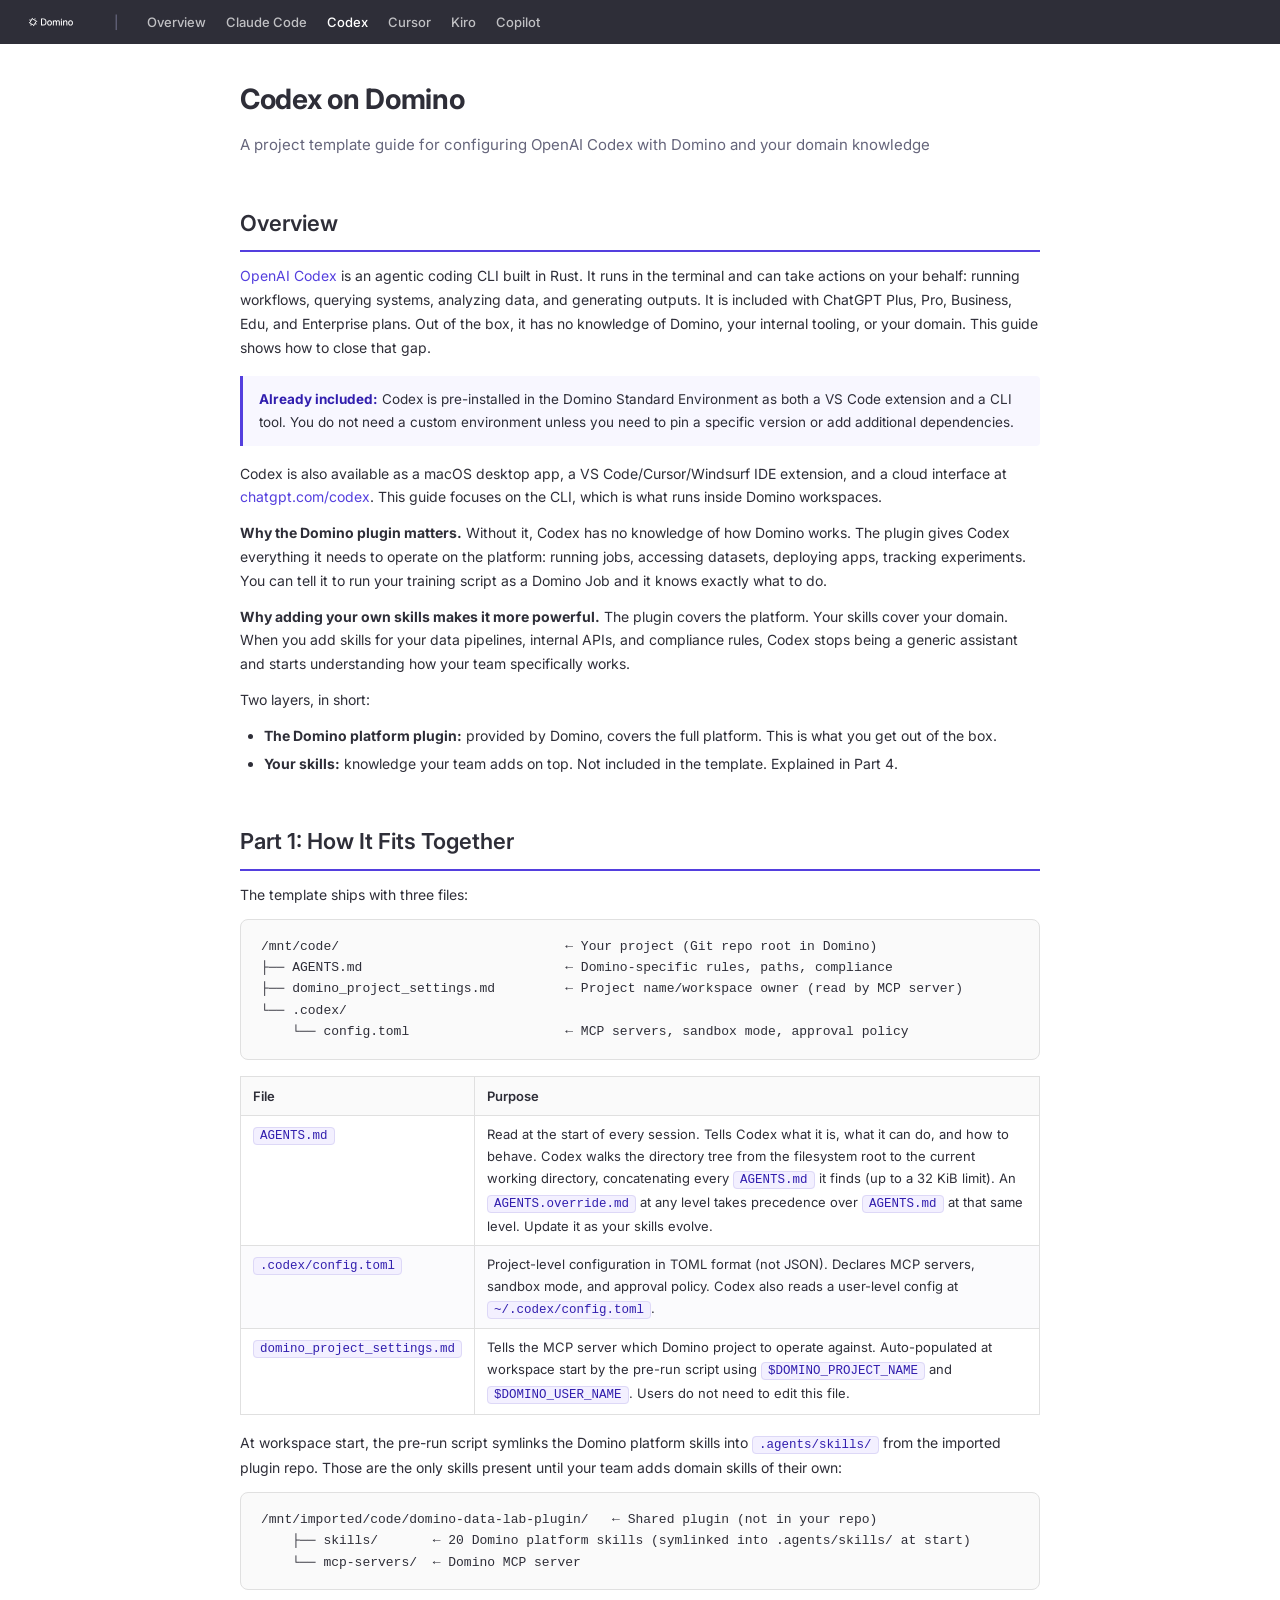
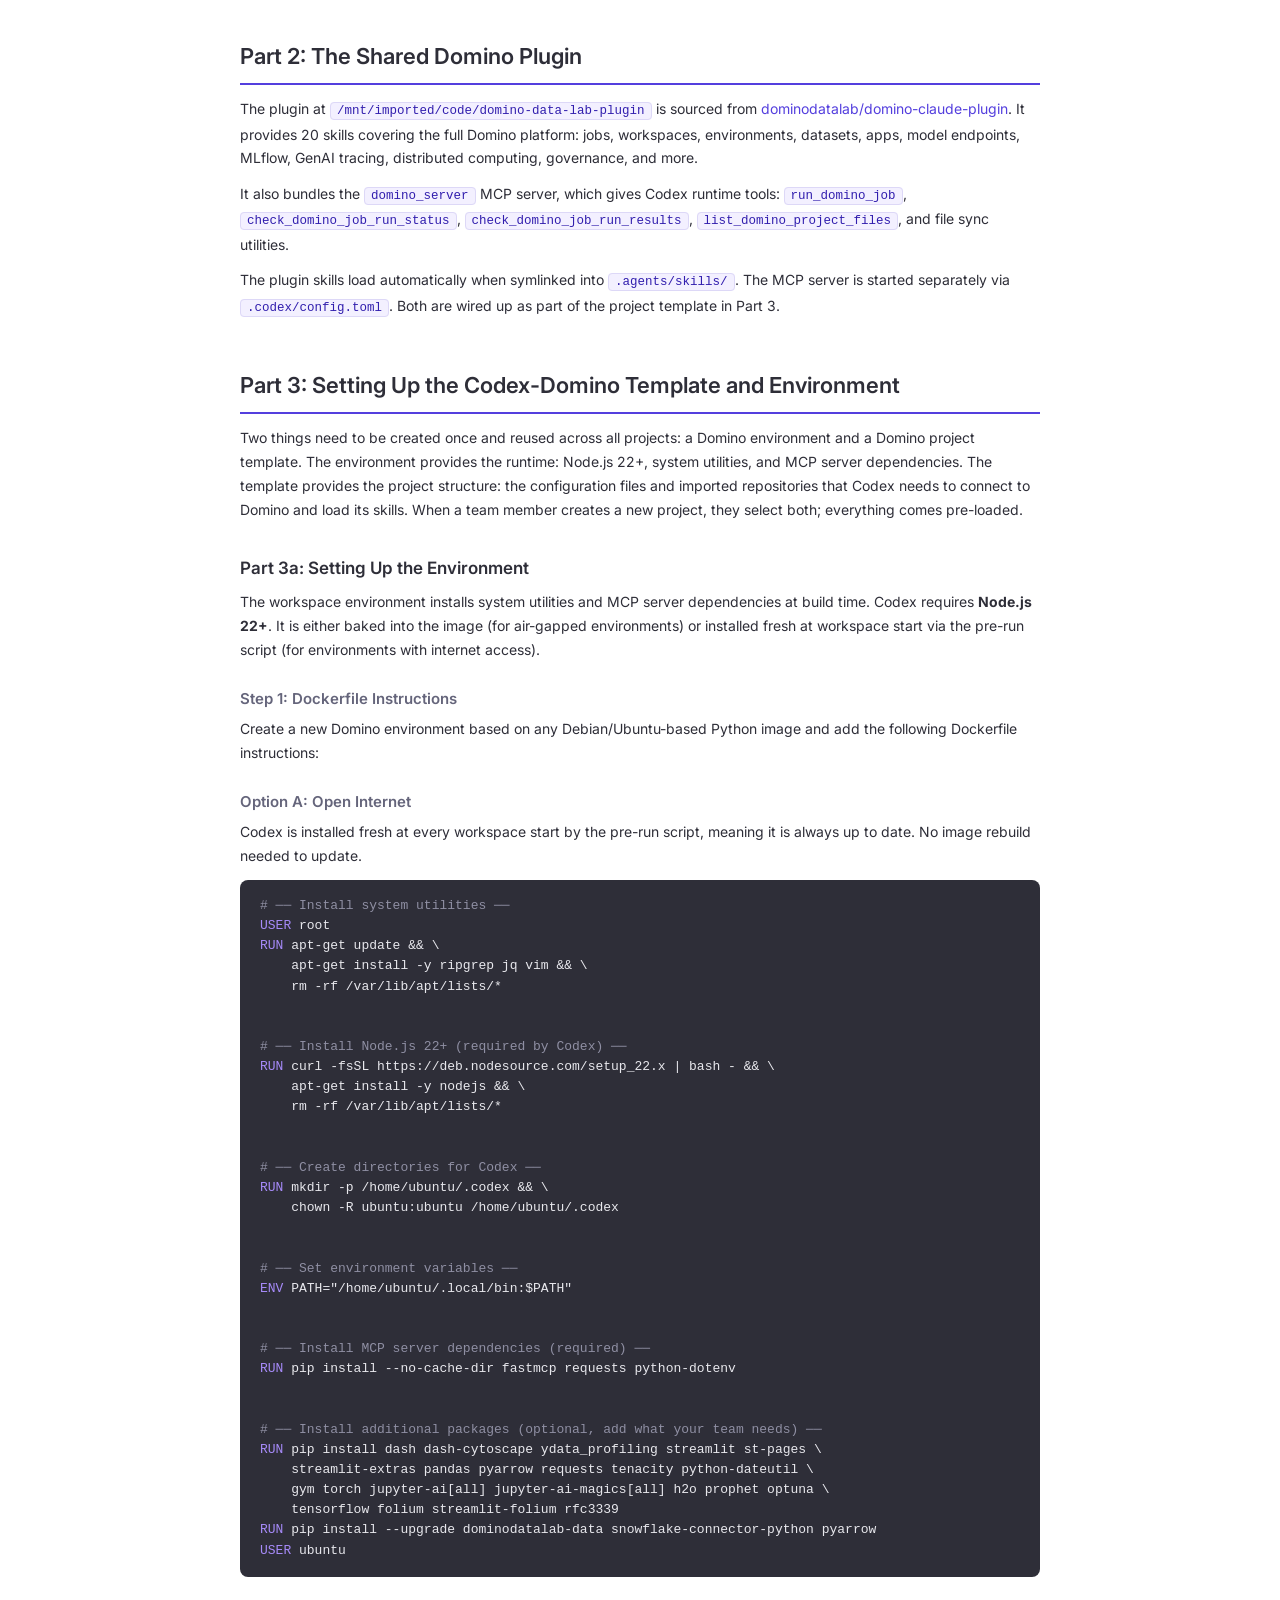
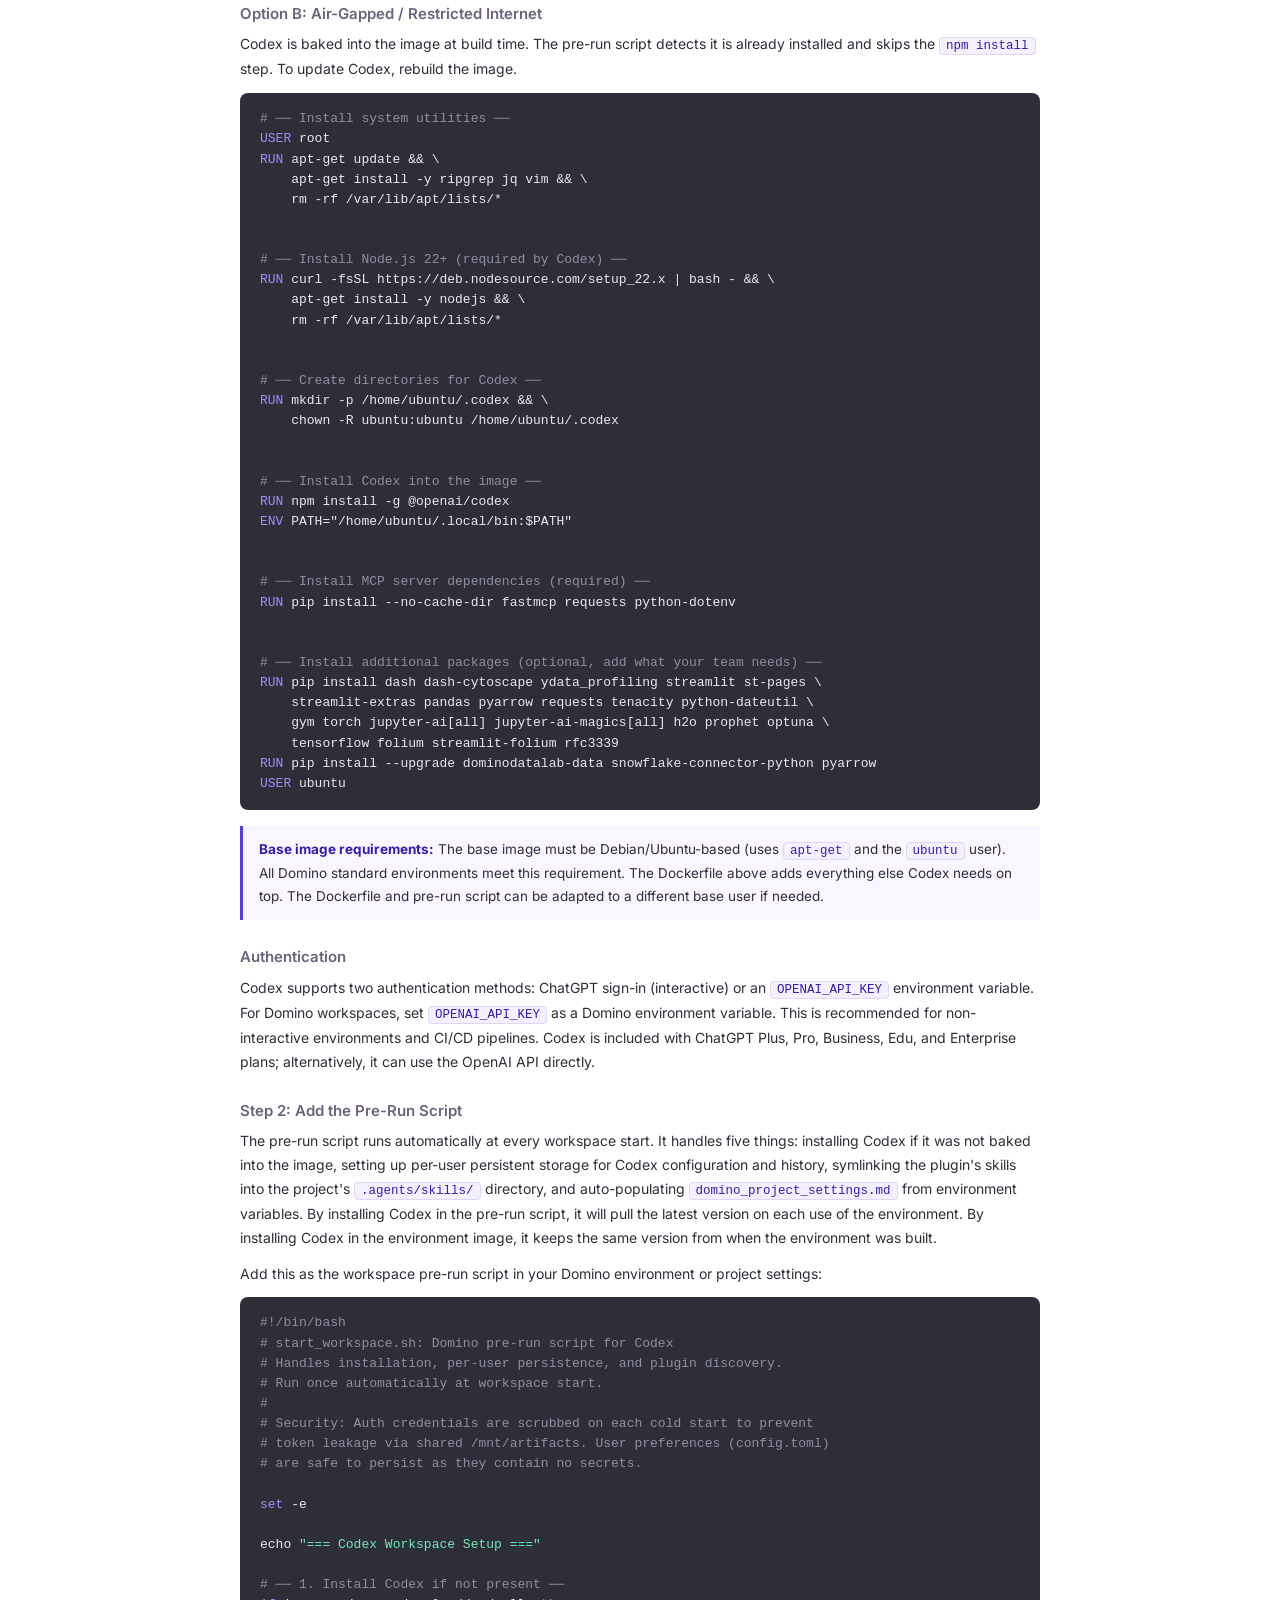
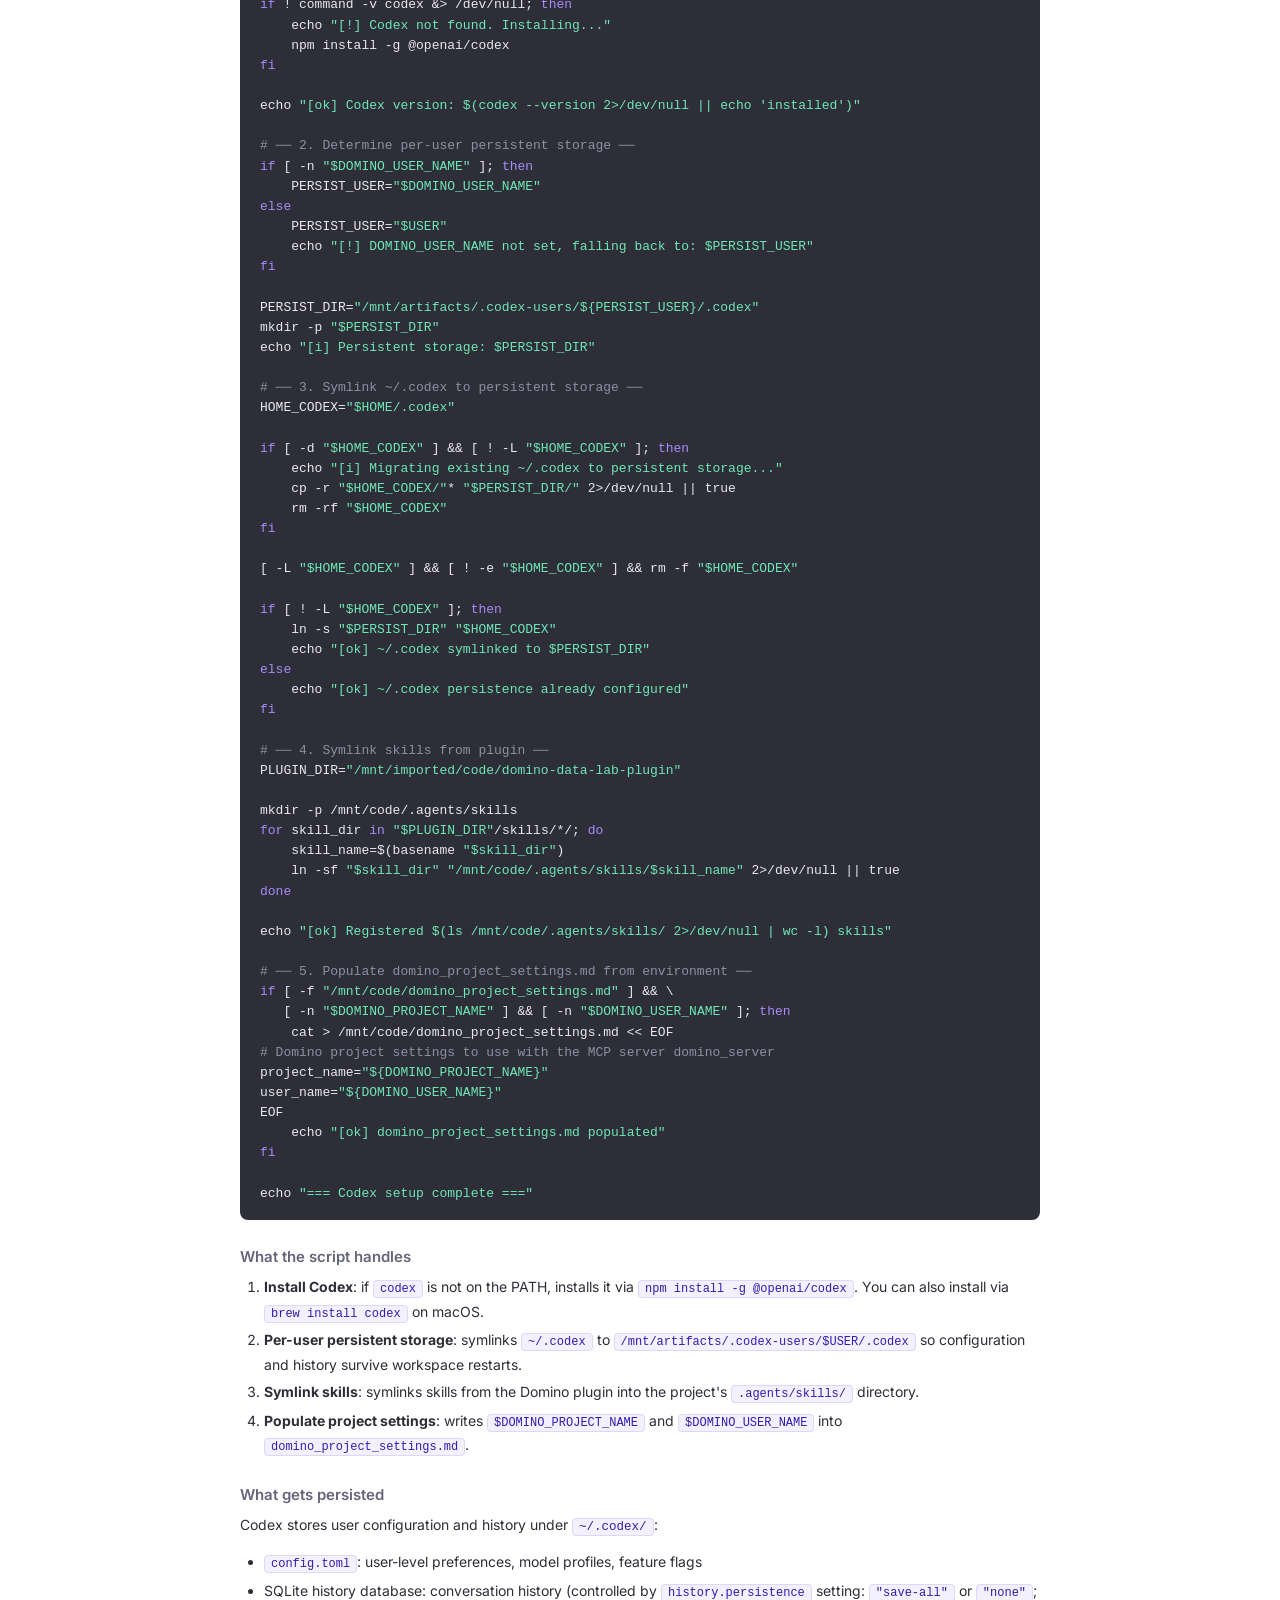
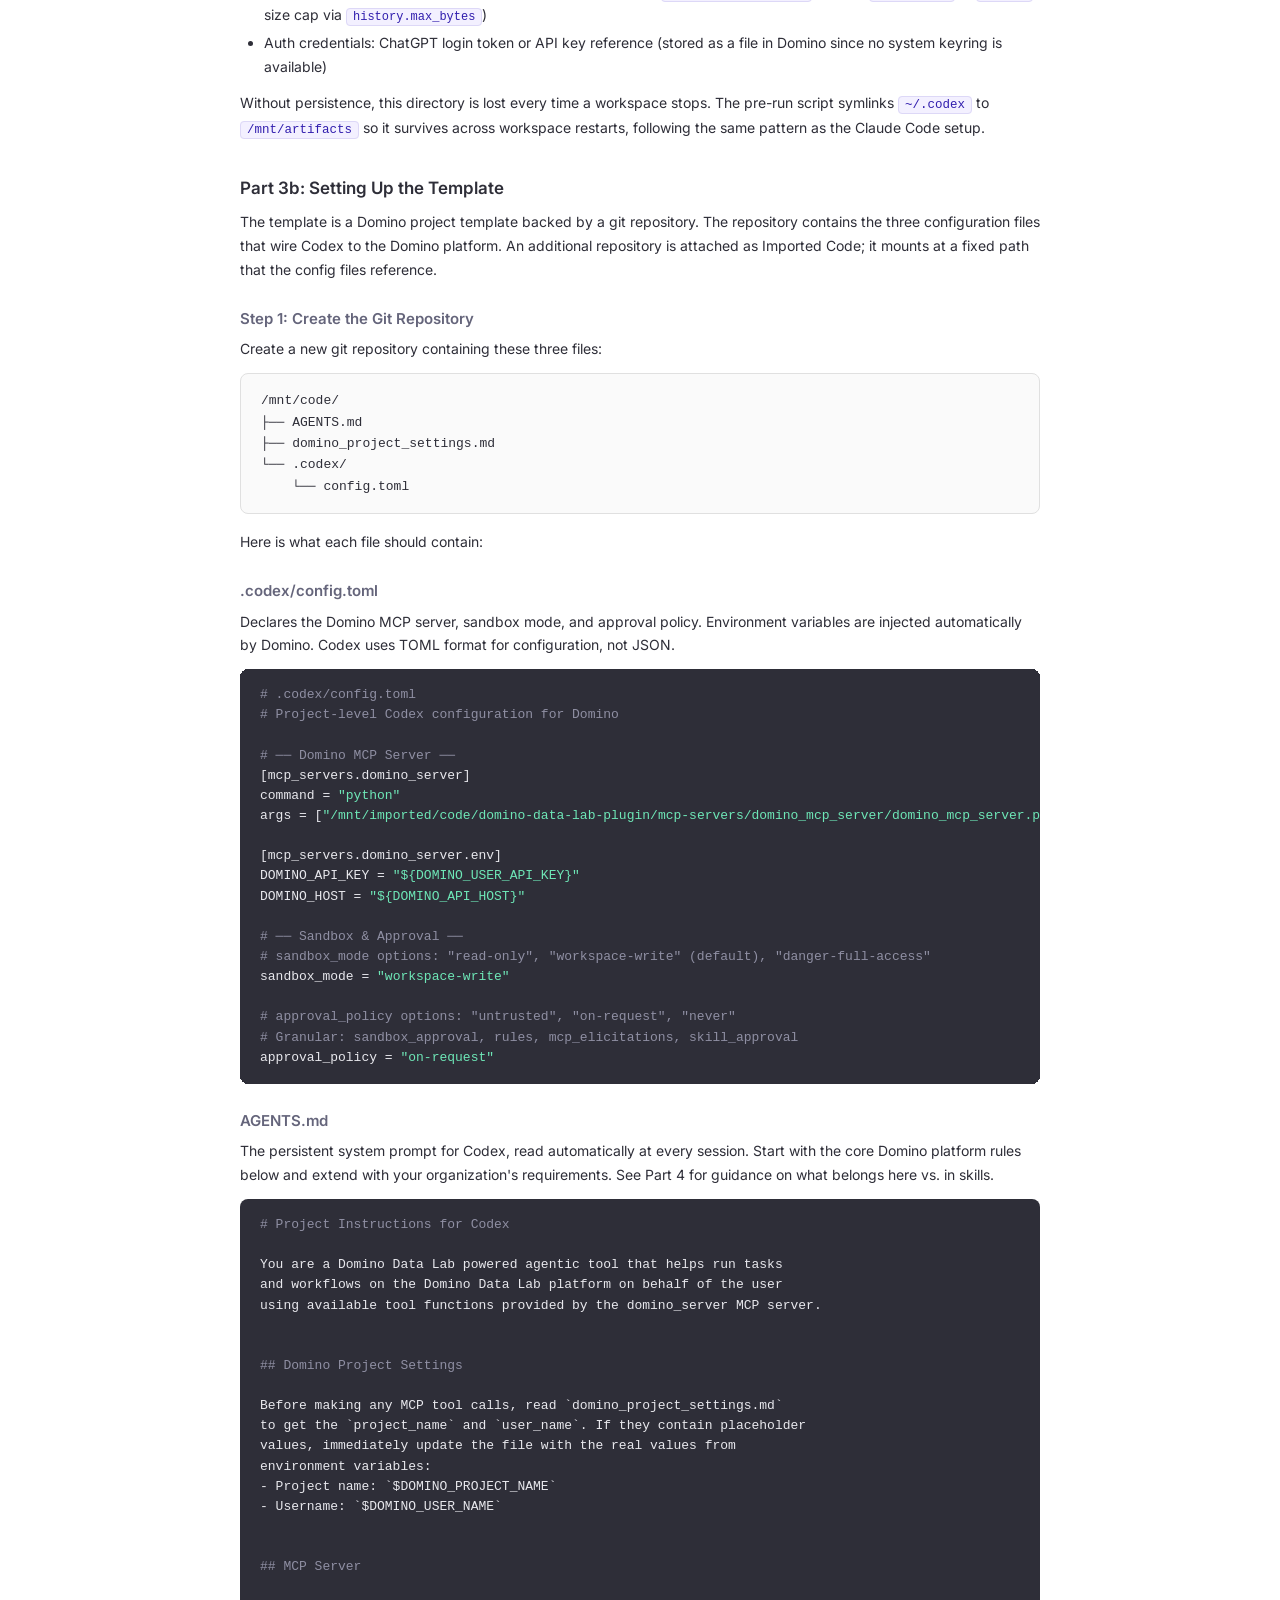
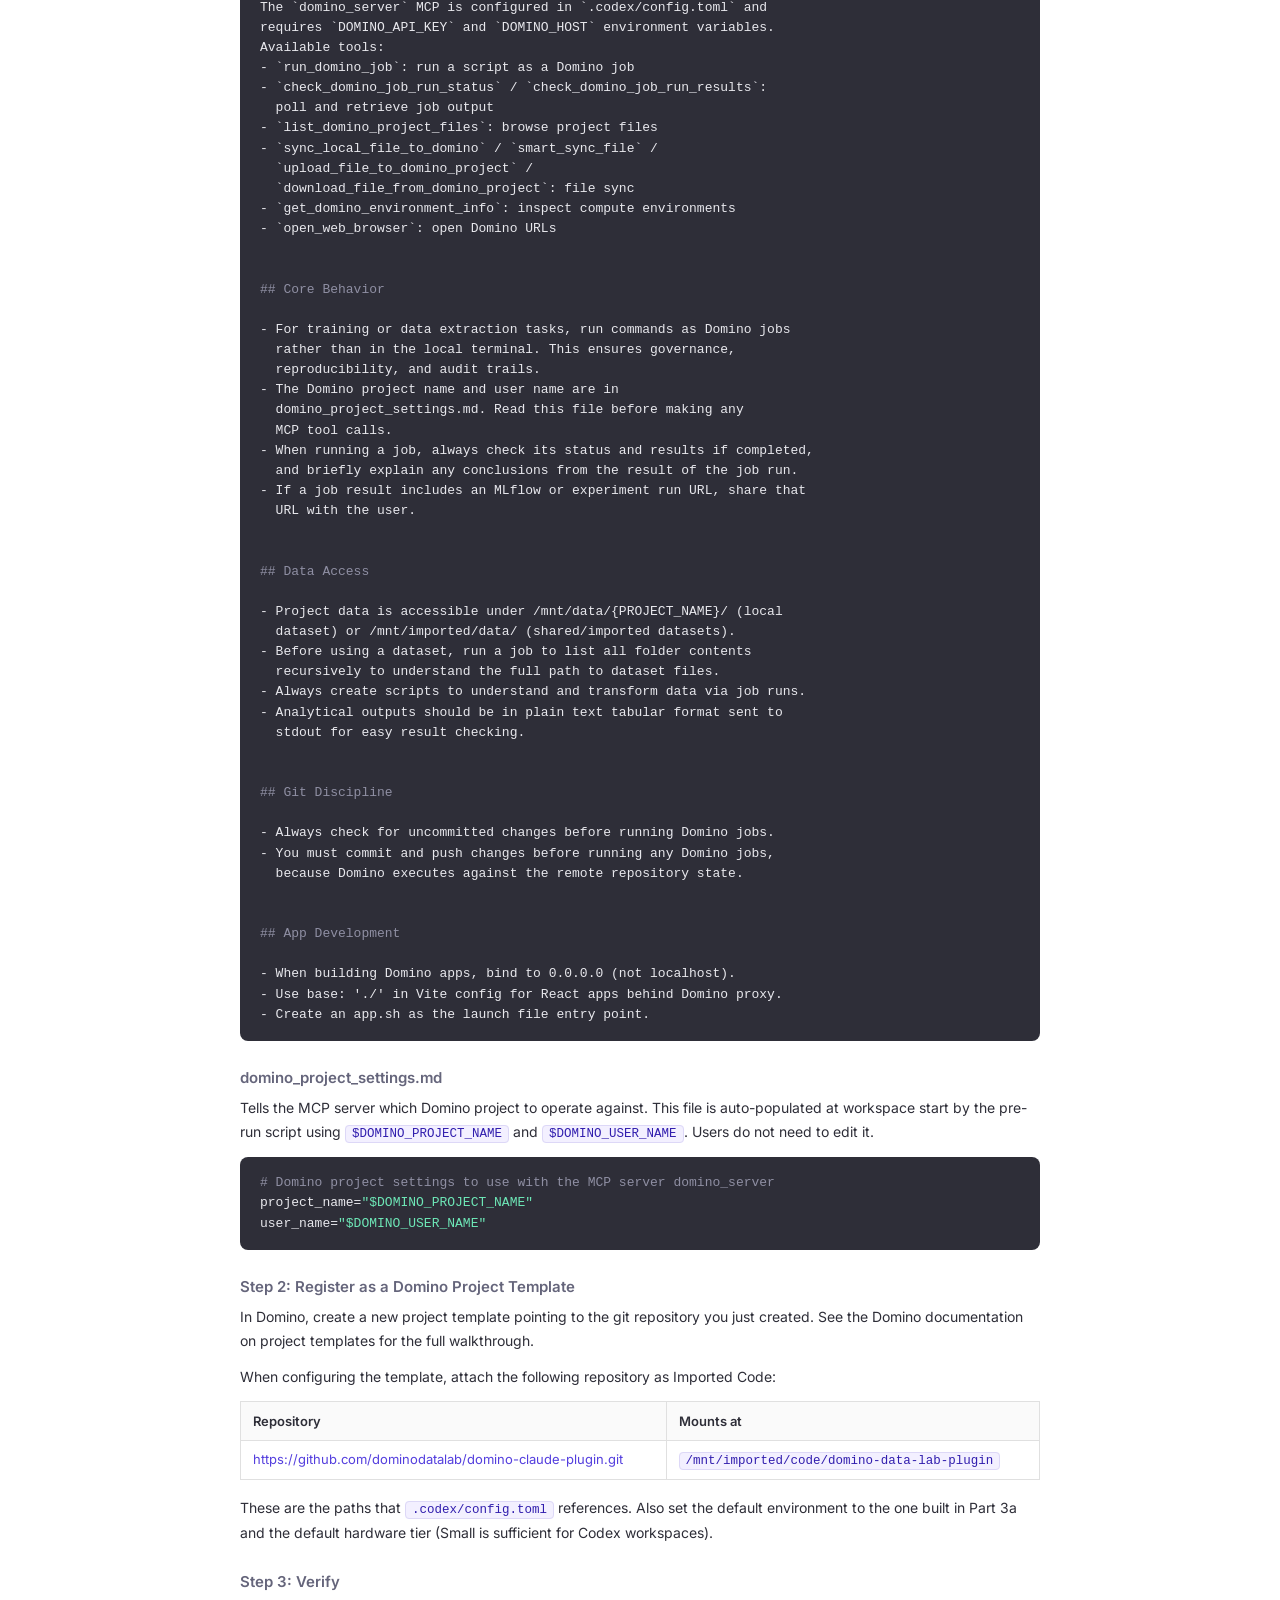
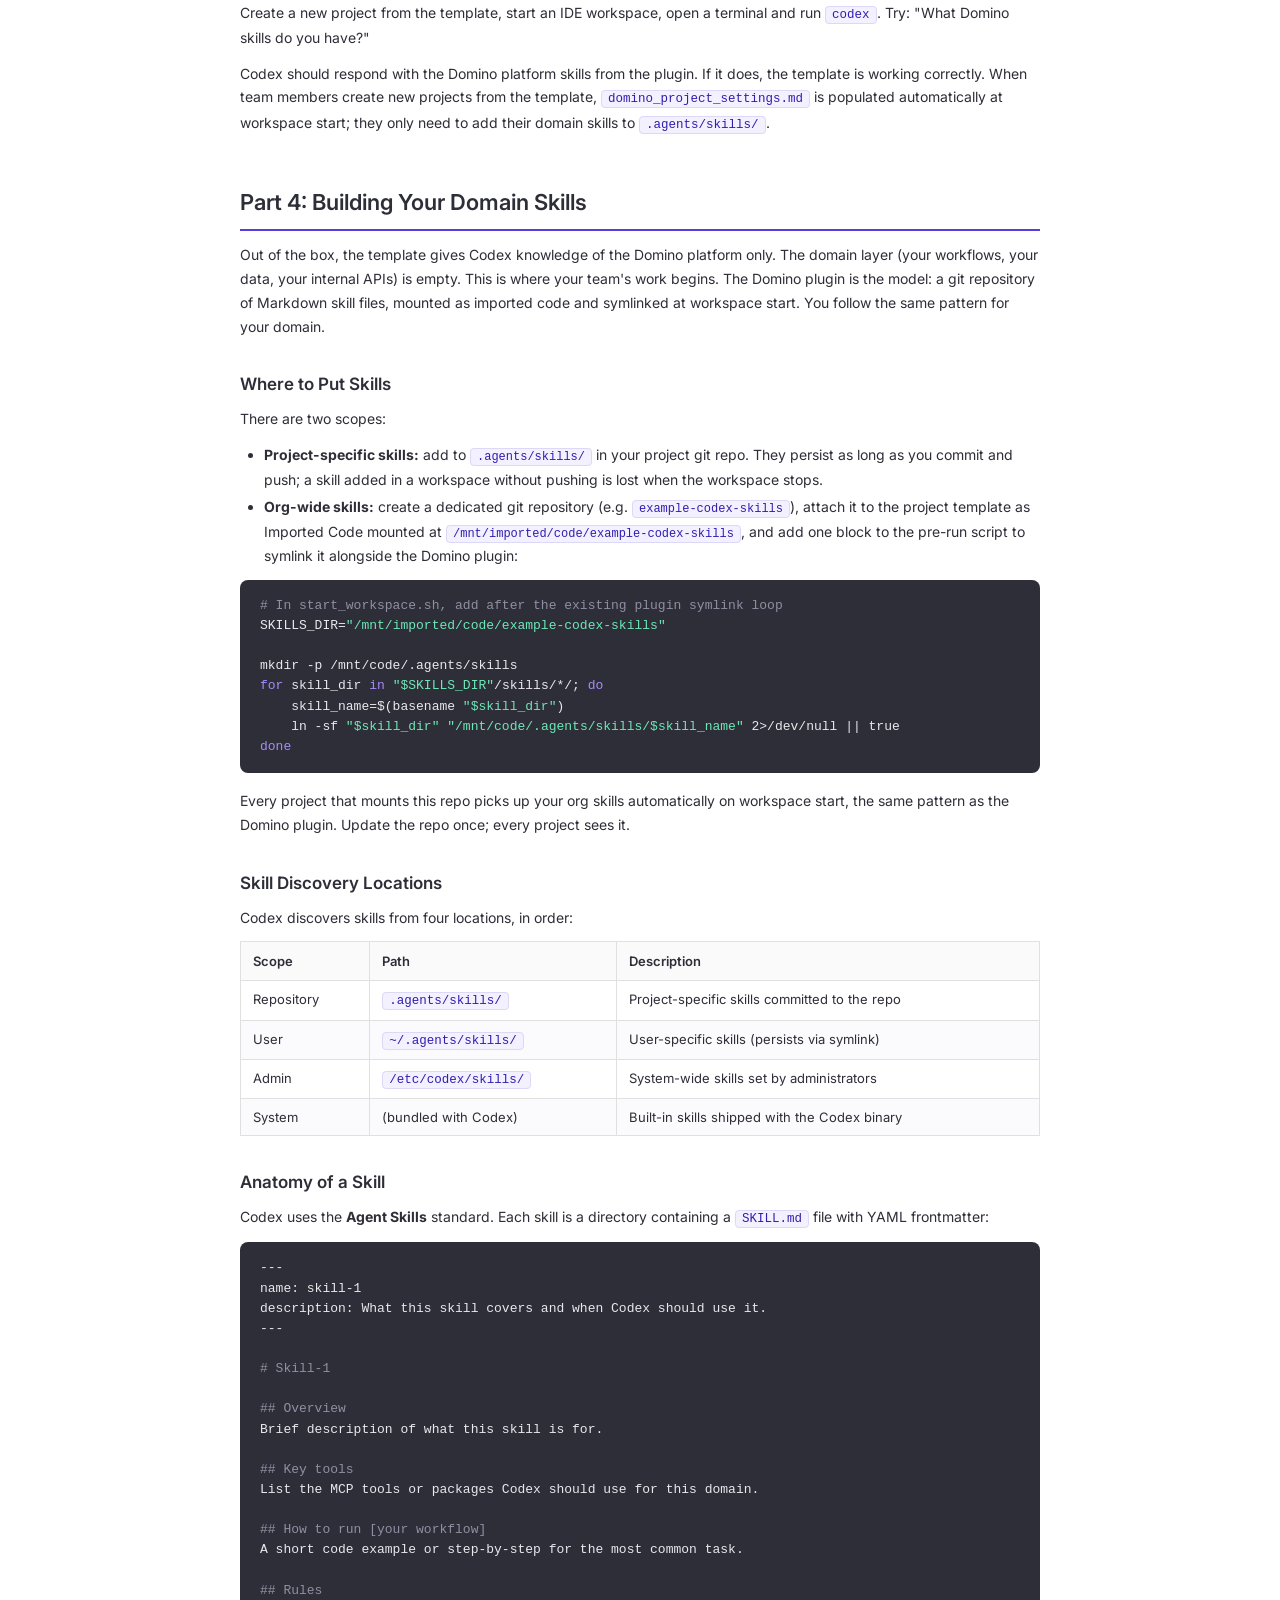
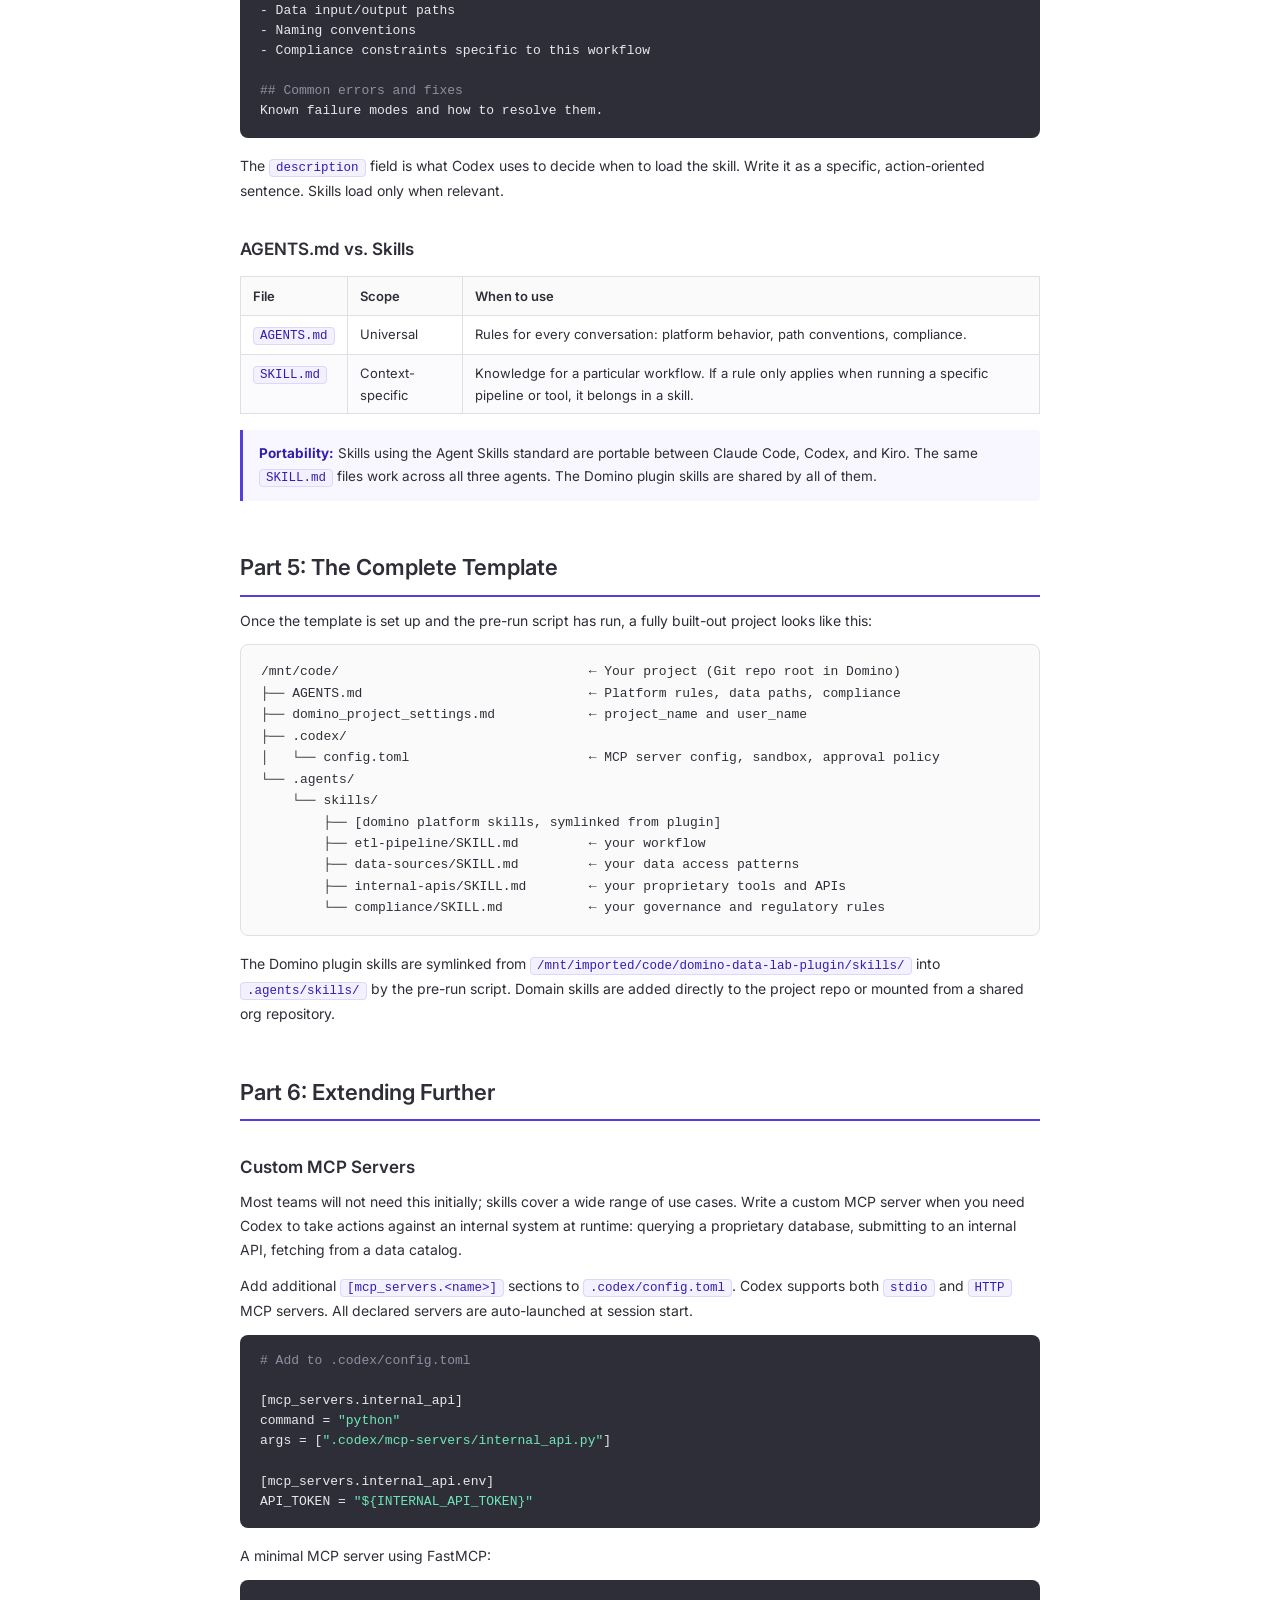
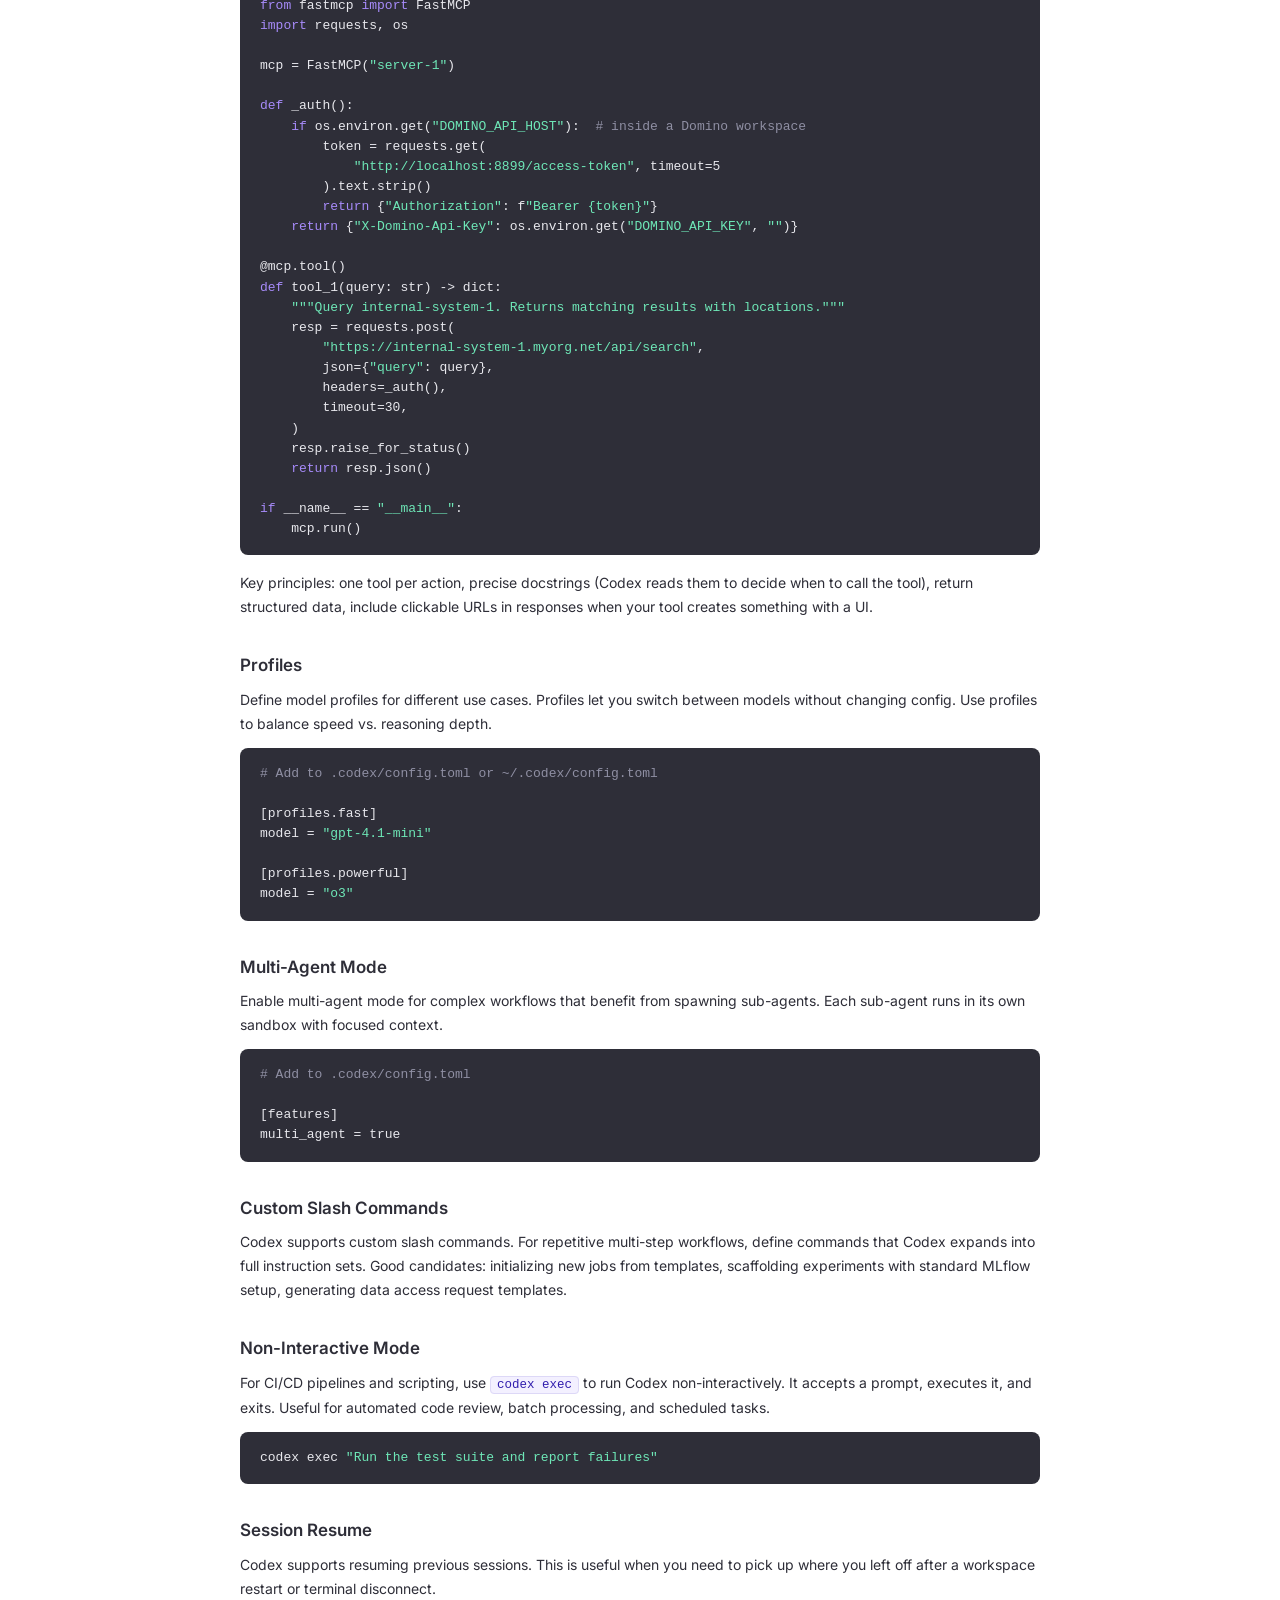
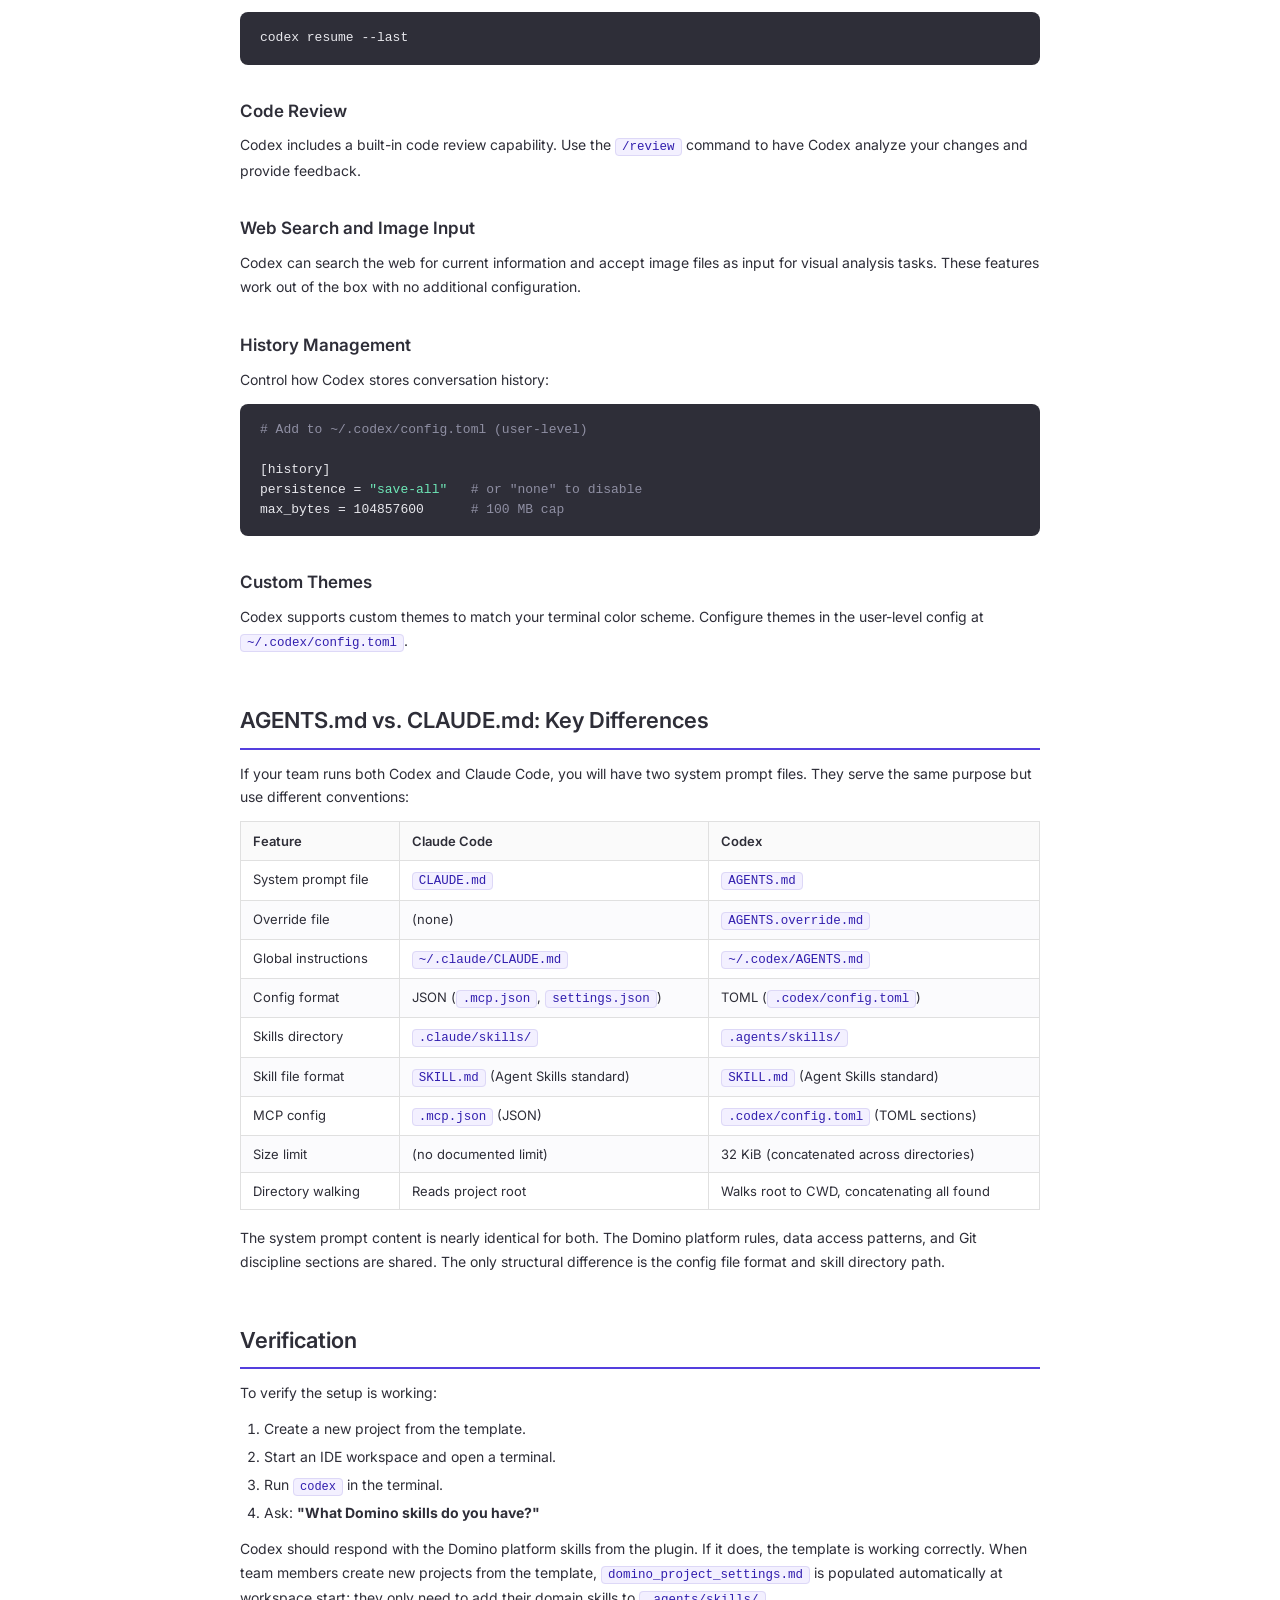
<file: docs/codex.html>
<!DOCTYPE html>
<html lang="en">
<head>
  <meta charset="UTF-8">
  <meta name="viewport" content="width=device-width, initial-scale=1.0">
  <title>Codex on Domino</title>
  <link rel="stylesheet" href="style.css">
</head>
<body>
<div class="nav-bar">
  <img src="domino-logo.svg" alt="Domino" class="logo">
  <span class="separator">|</span>
  <div class="nav-links">
    <a href="index.html">Overview</a>
    <a href="claude-code.html">Claude Code</a>
    <a href="codex.html" class="active">Codex</a>
    <a href="cursor.html">Cursor</a>
    <a href="kiro.html">Kiro</a>
    <a href="copilot.html">Copilot</a>
  </div>
</div>
<div class="content">

  <h1>Codex on Domino</h1>
  <p class="subtitle">A project template guide for configuring OpenAI Codex with Domino and your domain knowledge</p>

  <!-- ══════════════════════════════════════════════ -->
  <h2>Overview</h2>

  <p>
    <a href="https://github.com/openai/codex" target="_blank">OpenAI Codex</a> is an agentic coding CLI
    built in Rust. It runs in the terminal and can take actions on your behalf: running workflows,
    querying systems, analyzing data, and generating outputs. It is included with ChatGPT Plus, Pro,
    Business, Edu, and Enterprise plans. Out of the box, it has no knowledge of Domino, your internal
    tooling, or your domain. This guide shows how to close that gap.
  </p>

  <blockquote>
    <p><strong>Already included:</strong> Codex is pre-installed in the Domino Standard Environment as both a VS Code extension and a CLI tool. You do not need a custom environment unless you need to pin a specific version or add additional dependencies.</p>
  </blockquote>

  <p>
    Codex is also available as a macOS desktop app, a VS Code/Cursor/Windsurf IDE extension, and a
    cloud interface at <a href="https://chatgpt.com/codex" target="_blank">chatgpt.com/codex</a>.
    This guide focuses on the CLI, which is what runs inside Domino workspaces.
  </p>

  <p><strong>Why the Domino plugin matters.</strong> Without it, Codex has no knowledge of how Domino works.
    The plugin gives Codex everything it needs to operate on the platform: running jobs, accessing datasets,
    deploying apps, tracking experiments. You can tell it to run your training script as a Domino Job and
    it knows exactly what to do.</p>

  <p><strong>Why adding your own skills makes it more powerful.</strong> The plugin covers the platform.
    Your skills cover your domain. When you add skills for your data pipelines, internal APIs, and compliance
    rules, Codex stops being a generic assistant and starts understanding how your team specifically works.</p>

  <p>Two layers, in short:</p>
  <ul>
    <li><strong>The Domino platform plugin:</strong> provided by Domino, covers the full platform. This is what you get out of the box.</li>
    <li><strong>Your skills:</strong> knowledge your team adds on top. Not included in the template. Explained in Part 4.</li>
  </ul>

  <!-- ══════════════════════════════════════════════ -->
  <h2>Part 1: How It Fits Together</h2>

  <p>The template ships with three files:</p>

  <div class="file-tree">/mnt/code/                             ← Your project (Git repo root in Domino)
├── AGENTS.md                          ← Domino-specific rules, paths, compliance
├── domino_project_settings.md         ← Project name/workspace owner (read by MCP server)
└── .codex/
    └── config.toml                    ← MCP servers, sandbox mode, approval policy</div>

  <table>
    <thead>
      <tr><th>File</th><th>Purpose</th></tr>
    </thead>
    <tbody>
      <tr>
        <td><code>AGENTS.md</code></td>
        <td>Read at the start of every session. Tells Codex what it is, what it can do, and how to behave. Codex walks the directory tree from the filesystem root to the current working directory, concatenating every <code>AGENTS.md</code> it finds (up to a 32 KiB limit). An <code>AGENTS.override.md</code> at any level takes precedence over <code>AGENTS.md</code> at that same level. Update it as your skills evolve.</td>
      </tr>
      <tr>
        <td><code>.codex/config.toml</code></td>
        <td>Project-level configuration in TOML format (not JSON). Declares MCP servers, sandbox mode, and approval policy. Codex also reads a user-level config at <code>~/.codex/config.toml</code>.</td>
      </tr>
      <tr>
        <td><code>domino_project_settings.md</code></td>
        <td>Tells the MCP server which Domino project to operate against. Auto-populated at workspace start by the pre-run script using <code>$DOMINO_PROJECT_NAME</code> and <code>$DOMINO_USER_NAME</code>. Users do not need to edit this file.</td>
      </tr>
    </tbody>
  </table>

  <p>
    At workspace start, the pre-run script symlinks the Domino platform skills into
    <code>.agents/skills/</code> from the imported plugin repo. Those are the only skills present
    until your team adds domain skills of their own:
  </p>

  <div class="file-tree">/mnt/imported/code/domino-data-lab-plugin/   ← Shared plugin (not in your repo)
    ├── skills/       ← 20 Domino platform skills (symlinked into .agents/skills/ at start)
    └── mcp-servers/  ← Domino MCP server</div>

  <!-- ══════════════════════════════════════════════ -->
  <h2>Part 2: The Shared Domino Plugin</h2>

  <p>
    The plugin at <code>/mnt/imported/code/domino-data-lab-plugin</code> is sourced from
    <a href="https://github.com/dominodatalab/domino-claude-plugin" target="_blank">dominodatalab/domino-claude-plugin</a>.
    It provides 20 skills covering the full Domino platform: jobs, workspaces, environments, datasets,
    apps, model endpoints, MLflow, GenAI tracing, distributed computing, governance, and more.
  </p>

  <p>
    It also bundles the <code>domino_server</code> MCP server, which gives Codex runtime tools:
    <code>run_domino_job</code>, <code>check_domino_job_run_status</code>,
    <code>check_domino_job_run_results</code>, <code>list_domino_project_files</code>,
    and file sync utilities.
  </p>

  <p>
    The plugin skills load automatically when symlinked into <code>.agents/skills/</code>. The MCP
    server is started separately via <code>.codex/config.toml</code>. Both are wired up as part of
    the project template in Part 3.
  </p>

  <!-- ══════════════════════════════════════════════ -->
  <h2>Part 3: Setting Up the Codex-Domino Template and Environment</h2>

  <p>
    Two things need to be created once and reused across all projects: a Domino environment and a
    Domino project template. The environment provides the runtime: Node.js 22+, system utilities,
    and MCP server dependencies. The template provides the project structure: the configuration files
    and imported repositories that Codex needs to connect to Domino and load its skills. When a team
    member creates a new project, they select both; everything comes pre-loaded.
  </p>

  <!-- ─────────────────────────────── -->
  <h3>Part 3a: Setting Up the Environment</h3>

  <p>
    The workspace environment installs system utilities and MCP server dependencies at build time.
    Codex requires <strong>Node.js 22+</strong>. It is either baked into the image (for air-gapped
    environments) or installed fresh at workspace start via the pre-run script (for environments
    with internet access).
  </p>

  <h4>Step 1: Dockerfile Instructions</h4>

  <p>
    Create a new Domino environment based on any Debian/Ubuntu-based Python image and add the
    following Dockerfile instructions:
  </p>

  <h4>Option A: Open Internet</h4>
  <p>
    Codex is installed fresh at every workspace start by the pre-run script, meaning it is always
    up to date. No image rebuild needed to update.
  </p>

  <pre><code><span class="comment"># ── Install system utilities ──</span>
<span class="keyword">USER</span> root
<span class="keyword">RUN</span> apt-get update && \
    apt-get install -y ripgrep jq vim && \
    rm -rf /var/lib/apt/lists/*


<span class="comment"># ── Install Node.js 22+ (required by Codex) ──</span>
<span class="keyword">RUN</span> curl -fsSL https://deb.nodesource.com/setup_22.x | bash - && \
    apt-get install -y nodejs && \
    rm -rf /var/lib/apt/lists/*


<span class="comment"># ── Create directories for Codex ──</span>
<span class="keyword">RUN</span> mkdir -p /home/ubuntu/.codex && \
    chown -R ubuntu:ubuntu /home/ubuntu/.codex


<span class="comment"># ── Set environment variables ──</span>
<span class="keyword">ENV</span> PATH="/home/ubuntu/.local/bin:$PATH"


<span class="comment"># ── Install MCP server dependencies (required) ──</span>
<span class="keyword">RUN</span> pip install --no-cache-dir fastmcp requests python-dotenv


<span class="comment"># ── Install additional packages (optional, add what your team needs) ──</span>
<span class="keyword">RUN</span> pip install dash dash-cytoscape ydata_profiling streamlit st-pages \
    streamlit-extras pandas pyarrow requests tenacity python-dateutil \
    gym torch jupyter-ai[all] jupyter-ai-magics[all] h2o prophet optuna \
    tensorflow folium streamlit-folium rfc3339
<span class="keyword">RUN</span> pip install --upgrade dominodatalab-data snowflake-connector-python pyarrow
<span class="keyword">USER</span> ubuntu</code></pre>

  <h4>Option B: Air-Gapped / Restricted Internet</h4>
  <p>
    Codex is baked into the image at build time. The pre-run script detects it is already installed
    and skips the <code>npm install</code> step. To update Codex, rebuild the image.
  </p>

  <pre><code><span class="comment"># ── Install system utilities ──</span>
<span class="keyword">USER</span> root
<span class="keyword">RUN</span> apt-get update && \
    apt-get install -y ripgrep jq vim && \
    rm -rf /var/lib/apt/lists/*


<span class="comment"># ── Install Node.js 22+ (required by Codex) ──</span>
<span class="keyword">RUN</span> curl -fsSL https://deb.nodesource.com/setup_22.x | bash - && \
    apt-get install -y nodejs && \
    rm -rf /var/lib/apt/lists/*


<span class="comment"># ── Create directories for Codex ──</span>
<span class="keyword">RUN</span> mkdir -p /home/ubuntu/.codex && \
    chown -R ubuntu:ubuntu /home/ubuntu/.codex


<span class="comment"># ── Install Codex into the image ──</span>
<span class="keyword">RUN</span> npm install -g @openai/codex
<span class="keyword">ENV</span> PATH="/home/ubuntu/.local/bin:$PATH"


<span class="comment"># ── Install MCP server dependencies (required) ──</span>
<span class="keyword">RUN</span> pip install --no-cache-dir fastmcp requests python-dotenv


<span class="comment"># ── Install additional packages (optional, add what your team needs) ──</span>
<span class="keyword">RUN</span> pip install dash dash-cytoscape ydata_profiling streamlit st-pages \
    streamlit-extras pandas pyarrow requests tenacity python-dateutil \
    gym torch jupyter-ai[all] jupyter-ai-magics[all] h2o prophet optuna \
    tensorflow folium streamlit-folium rfc3339
<span class="keyword">RUN</span> pip install --upgrade dominodatalab-data snowflake-connector-python pyarrow
<span class="keyword">USER</span> ubuntu</code></pre>

  <blockquote>
    <p><strong>Base image requirements:</strong> The base image must be Debian/Ubuntu-based (uses
    <code>apt-get</code> and the <code>ubuntu</code> user). All Domino standard environments meet
    this requirement. The Dockerfile above adds everything else Codex needs on top. The Dockerfile
    and pre-run script can be adapted to a different base user if needed.</p>
  </blockquote>

  <h4>Authentication</h4>
  <p>
    Codex supports two authentication methods: ChatGPT sign-in (interactive) or an
    <code>OPENAI_API_KEY</code> environment variable. For Domino workspaces, set
    <code>OPENAI_API_KEY</code> as a Domino environment variable. This is recommended for
    non-interactive environments and CI/CD pipelines. Codex is included with ChatGPT Plus,
    Pro, Business, Edu, and Enterprise plans; alternatively, it can use the OpenAI API directly.
  </p>

  <!-- ─────────────────────────────── -->
  <h4>Step 2: Add the Pre-Run Script</h4>

  <p>
    The pre-run script runs automatically at every workspace start. It handles five things: installing
    Codex if it was not baked into the image, setting up per-user persistent storage for Codex
    configuration and history, symlinking the plugin's skills into the project's
    <code>.agents/skills/</code> directory, and auto-populating <code>domino_project_settings.md</code>
    from environment variables. By installing Codex in the pre-run script, it will pull the latest
    version on each use of the environment. By installing Codex in the environment image, it keeps the
    same version from when the environment was built.
  </p>

  <p>Add this as the workspace pre-run script in your Domino environment or project settings:</p>

  <pre><code><span class="comment">#!/bin/bash
# start_workspace.sh: Domino pre-run script for Codex
# Handles installation, per-user persistence, and plugin discovery.
# Run once automatically at workspace start.
#
# Security: Auth credentials are scrubbed on each cold start to prevent
# token leakage via shared /mnt/artifacts. User preferences (config.toml)
# are safe to persist as they contain no secrets.</span>

<span class="keyword">set</span> -e

echo <span class="string">"=== Codex Workspace Setup ==="</span>

<span class="comment"># ── 1. Install Codex if not present ──</span>
<span class="keyword">if</span> ! command -v codex &amp;&gt; /dev/null; <span class="keyword">then</span>
    echo <span class="string">"[!] Codex not found. Installing..."</span>
    npm install -g @openai/codex
<span class="keyword">fi</span>

echo <span class="string">"[ok] Codex version: $(codex --version 2&gt;/dev/null || echo 'installed')"</span>

<span class="comment"># ── 2. Determine per-user persistent storage ──</span>
<span class="keyword">if</span> [ -n <span class="string">"$DOMINO_USER_NAME"</span> ]; <span class="keyword">then</span>
    PERSIST_USER=<span class="string">"$DOMINO_USER_NAME"</span>
<span class="keyword">else</span>
    PERSIST_USER=<span class="string">"$USER"</span>
    echo <span class="string">"[!] DOMINO_USER_NAME not set, falling back to: $PERSIST_USER"</span>
<span class="keyword">fi</span>

PERSIST_DIR=<span class="string">"/mnt/artifacts/.codex-users/${PERSIST_USER}/.codex"</span>
mkdir -p <span class="string">"$PERSIST_DIR"</span>
echo <span class="string">"[i] Persistent storage: $PERSIST_DIR"</span>

<span class="comment"># ── 3. Symlink ~/.codex to persistent storage ──</span>
HOME_CODEX=<span class="string">"$HOME/.codex"</span>

<span class="keyword">if</span> [ -d <span class="string">"$HOME_CODEX"</span> ] &amp;&amp; [ ! -L <span class="string">"$HOME_CODEX"</span> ]; <span class="keyword">then</span>
    echo <span class="string">"[i] Migrating existing ~/.codex to persistent storage..."</span>
    cp -r <span class="string">"$HOME_CODEX/"</span>* <span class="string">"$PERSIST_DIR/"</span> 2&gt;/dev/null || true
    rm -rf <span class="string">"$HOME_CODEX"</span>
<span class="keyword">fi</span>

[ -L <span class="string">"$HOME_CODEX"</span> ] &amp;&amp; [ ! -e <span class="string">"$HOME_CODEX"</span> ] &amp;&amp; rm -f <span class="string">"$HOME_CODEX"</span>

<span class="keyword">if</span> [ ! -L <span class="string">"$HOME_CODEX"</span> ]; <span class="keyword">then</span>
    ln -s <span class="string">"$PERSIST_DIR"</span> <span class="string">"$HOME_CODEX"</span>
    echo <span class="string">"[ok] ~/.codex symlinked to $PERSIST_DIR"</span>
<span class="keyword">else</span>
    echo <span class="string">"[ok] ~/.codex persistence already configured"</span>
<span class="keyword">fi</span>

<span class="comment"># ── 4. Symlink skills from plugin ──</span>
PLUGIN_DIR=<span class="string">"/mnt/imported/code/domino-data-lab-plugin"</span>

mkdir -p /mnt/code/.agents/skills
<span class="keyword">for</span> skill_dir <span class="keyword">in</span> <span class="string">"$PLUGIN_DIR"</span>/skills/*/; <span class="keyword">do</span>
    skill_name=$(basename <span class="string">"$skill_dir"</span>)
    ln -sf <span class="string">"$skill_dir"</span> <span class="string">"/mnt/code/.agents/skills/$skill_name"</span> 2&gt;/dev/null || true
<span class="keyword">done</span>

echo <span class="string">"[ok] Registered $(ls /mnt/code/.agents/skills/ 2&gt;/dev/null | wc -l) skills"</span>

<span class="comment"># ── 5. Populate domino_project_settings.md from environment ──</span>
<span class="keyword">if</span> [ -f <span class="string">"/mnt/code/domino_project_settings.md"</span> ] &amp;&amp; \
   [ -n <span class="string">"$DOMINO_PROJECT_NAME"</span> ] &amp;&amp; [ -n <span class="string">"$DOMINO_USER_NAME"</span> ]; <span class="keyword">then</span>
    cat &gt; /mnt/code/domino_project_settings.md &lt;&lt; EOF
<span class="comment"># Domino project settings to use with the MCP server domino_server</span>
project_name=<span class="string">"${DOMINO_PROJECT_NAME}"</span>
user_name=<span class="string">"${DOMINO_USER_NAME}"</span>
EOF
    echo <span class="string">"[ok] domino_project_settings.md populated"</span>
<span class="keyword">fi</span>

echo <span class="string">"=== Codex setup complete ==="</span></code></pre>

  <h4>What the script handles</h4>
  <ol>
    <li><strong>Install Codex</strong>: if <code>codex</code> is not on the PATH, installs it via <code>npm install -g @openai/codex</code>. You can also install via <code>brew install codex</code> on macOS.</li>
    <li><strong>Per-user persistent storage</strong>: symlinks <code>~/.codex</code> to <code>/mnt/artifacts/.codex-users/$USER/.codex</code> so configuration and history survive workspace restarts.</li>
    <li><strong>Symlink skills</strong>: symlinks skills from the Domino plugin into the project's <code>.agents/skills/</code> directory.</li>
    <li><strong>Populate project settings</strong>: writes <code>$DOMINO_PROJECT_NAME</code> and <code>$DOMINO_USER_NAME</code> into <code>domino_project_settings.md</code>.</li>
  </ol>

  <h4>What gets persisted</h4>
  <p>Codex stores user configuration and history under <code>~/.codex/</code>:</p>
  <ul>
    <li><code>config.toml</code>: user-level preferences, model profiles, feature flags</li>
    <li>SQLite history database: conversation history (controlled by <code>history.persistence</code> setting: <code>"save-all"</code> or <code>"none"</code>; size cap via <code>history.max_bytes</code>)</li>
    <li>Auth credentials: ChatGPT login token or API key reference (stored as a file in Domino since no system keyring is available)</li>
  </ul>
  <p>
    Without persistence, this directory is lost every time a workspace stops. The pre-run script
    symlinks <code>~/.codex</code> to <code>/mnt/artifacts</code> so it survives across workspace
    restarts, following the same pattern as the Claude Code setup.
  </p>

  <!-- ─────────────────────────────── -->
  <h3>Part 3b: Setting Up the Template</h3>

  <p>
    The template is a Domino project template backed by a git repository. The repository contains
    the three configuration files that wire Codex to the Domino platform. An additional repository
    is attached as Imported Code; it mounts at a fixed path that the config files reference.
  </p>

  <h4>Step 1: Create the Git Repository</h4>
  <p>Create a new git repository containing these three files:</p>

  <div class="file-tree">/mnt/code/
├── AGENTS.md
├── domino_project_settings.md
└── .codex/
    └── config.toml</div>

  <p>Here is what each file should contain:</p>

  <!-- ─── config.toml ─── -->
  <h4>.codex/config.toml</h4>
  <p>
    Declares the Domino MCP server, sandbox mode, and approval policy. Environment variables are
    injected automatically by Domino. Codex uses TOML format for configuration, not JSON.
  </p>
  <pre><code><span class="comment"># .codex/config.toml</span>
<span class="comment"># Project-level Codex configuration for Domino</span>

<span class="comment"># ── Domino MCP Server ──</span>
[mcp_servers.domino_server]
command = <span class="string">"python"</span>
args = [<span class="string">"/mnt/imported/code/domino-data-lab-plugin/mcp-servers/domino_mcp_server/domino_mcp_server.py"</span>]

[mcp_servers.domino_server.env]
DOMINO_API_KEY = <span class="string">"${DOMINO_USER_API_KEY}"</span>
DOMINO_HOST = <span class="string">"${DOMINO_API_HOST}"</span>

<span class="comment"># ── Sandbox &amp; Approval ──</span>
<span class="comment"># sandbox_mode options: "read-only", "workspace-write" (default), "danger-full-access"</span>
sandbox_mode = <span class="string">"workspace-write"</span>

<span class="comment"># approval_policy options: "untrusted", "on-request", "never"</span>
<span class="comment"># Granular: sandbox_approval, rules, mcp_elicitations, skill_approval</span>
approval_policy = <span class="string">"on-request"</span></code></pre>

  <!-- ─── AGENTS.md ─── -->
  <h4>AGENTS.md</h4>
  <p>
    The persistent system prompt for Codex, read automatically at every session. Start with the core
    Domino platform rules below and extend with your organization's requirements. See Part 4 for
    guidance on what belongs here vs. in skills.
  </p>
  <pre><code><span class="comment"># Project Instructions for Codex</span>

You are a Domino Data Lab powered agentic tool that helps run tasks
and workflows on the Domino Data Lab platform on behalf of the user
using available tool functions provided by the domino_server MCP server.


<span class="comment">## Domino Project Settings</span>

Before making any MCP tool calls, read `domino_project_settings.md`
to get the `project_name` and `user_name`. If they contain placeholder
values, immediately update the file with the real values from
environment variables:
- Project name: `$DOMINO_PROJECT_NAME`
- Username: `$DOMINO_USER_NAME`


<span class="comment">## MCP Server</span>

The `domino_server` MCP is configured in `.codex/config.toml` and
requires `DOMINO_API_KEY` and `DOMINO_HOST` environment variables.
Available tools:
- `run_domino_job`: run a script as a Domino job
- `check_domino_job_run_status` / `check_domino_job_run_results`:
  poll and retrieve job output
- `list_domino_project_files`: browse project files
- `sync_local_file_to_domino` / `smart_sync_file` /
  `upload_file_to_domino_project` /
  `download_file_from_domino_project`: file sync
- `get_domino_environment_info`: inspect compute environments
- `open_web_browser`: open Domino URLs


<span class="comment">## Core Behavior</span>

- For training or data extraction tasks, run commands as Domino jobs
  rather than in the local terminal. This ensures governance,
  reproducibility, and audit trails.
- The Domino project name and user name are in
  domino_project_settings.md. Read this file before making any
  MCP tool calls.
- When running a job, always check its status and results if completed,
  and briefly explain any conclusions from the result of the job run.
- If a job result includes an MLflow or experiment run URL, share that
  URL with the user.


<span class="comment">## Data Access</span>

- Project data is accessible under /mnt/data/{PROJECT_NAME}/ (local
  dataset) or /mnt/imported/data/ (shared/imported datasets).
- Before using a dataset, run a job to list all folder contents
  recursively to understand the full path to dataset files.
- Always create scripts to understand and transform data via job runs.
- Analytical outputs should be in plain text tabular format sent to
  stdout for easy result checking.


<span class="comment">## Git Discipline</span>

- Always check for uncommitted changes before running Domino jobs.
- You must commit and push changes before running any Domino jobs,
  because Domino executes against the remote repository state.


<span class="comment">## App Development</span>

- When building Domino apps, bind to 0.0.0.0 (not localhost).
- Use base: './' in Vite config for React apps behind Domino proxy.
- Create an app.sh as the launch file entry point.</code></pre>

  <!-- ─── domino_project_settings.md ─── -->
  <h4>domino_project_settings.md</h4>
  <p>
    Tells the MCP server which Domino project to operate against. This file is auto-populated at
    workspace start by the pre-run script using <code>$DOMINO_PROJECT_NAME</code> and
    <code>$DOMINO_USER_NAME</code>. Users do not need to edit it.
  </p>
  <pre><code><span class="comment"># Domino project settings to use with the MCP server domino_server</span>
project_name=<span class="string">"$DOMINO_PROJECT_NAME"</span>
user_name=<span class="string">"$DOMINO_USER_NAME"</span></code></pre>

  <h4>Step 2: Register as a Domino Project Template</h4>
  <p>
    In Domino, create a new project template pointing to the git repository you just created. See the
    Domino documentation on project templates for the full walkthrough.
  </p>
  <p>When configuring the template, attach the following repository as Imported Code:</p>

  <table>
    <thead>
      <tr><th>Repository</th><th>Mounts at</th></tr>
    </thead>
    <tbody>
      <tr>
        <td><a href="https://github.com/dominodatalab/domino-claude-plugin" target="_blank">https://github.com/dominodatalab/domino-claude-plugin.git</a></td>
        <td><code>/mnt/imported/code/domino-data-lab-plugin</code></td>
      </tr>
    </tbody>
  </table>

  <p>
    These are the paths that <code>.codex/config.toml</code> references. Also set the default
    environment to the one built in Part 3a and the default hardware tier (Small is sufficient for
    Codex workspaces).
  </p>

  <h4>Step 3: Verify</h4>
  <p>
    Create a new project from the template, start an IDE workspace, open a terminal and run
    <code>codex</code>. Try: "What Domino skills do you have?"
  </p>
  <p>
    Codex should respond with the Domino platform skills from the plugin. If it does, the template is
    working correctly. When team members create new projects from the template,
    <code>domino_project_settings.md</code> is populated automatically at workspace start; they only
    need to add their domain skills to <code>.agents/skills/</code>.
  </p>

  <!-- ══════════════════════════════════════════════ -->
  <h2>Part 4: Building Your Domain Skills</h2>

  <p>
    Out of the box, the template gives Codex knowledge of the Domino platform only. The domain layer
    (your workflows, your data, your internal APIs) is empty. This is where your team's work begins.
    The Domino plugin is the model: a git repository of Markdown skill files, mounted as imported code
    and symlinked at workspace start. You follow the same pattern for your domain.
  </p>

  <h3>Where to Put Skills</h3>
  <p>There are two scopes:</p>
  <ul>
    <li><strong>Project-specific skills:</strong> add to <code>.agents/skills/</code> in your project
      git repo. They persist as long as you commit and push; a skill added in a workspace without
      pushing is lost when the workspace stops.</li>
    <li><strong>Org-wide skills:</strong> create a dedicated git repository (e.g.
      <code>example-codex-skills</code>), attach it to the project template as Imported Code mounted
      at <code>/mnt/imported/code/example-codex-skills</code>, and add one block to the pre-run
      script to symlink it alongside the Domino plugin:</li>
  </ul>

  <pre><code><span class="comment"># In start_workspace.sh, add after the existing plugin symlink loop</span>
SKILLS_DIR=<span class="string">"/mnt/imported/code/example-codex-skills"</span>

mkdir -p /mnt/code/.agents/skills
<span class="keyword">for</span> skill_dir <span class="keyword">in</span> <span class="string">"$SKILLS_DIR"</span>/skills/*/; <span class="keyword">do</span>
    skill_name=$(basename <span class="string">"$skill_dir"</span>)
    ln -sf <span class="string">"$skill_dir"</span> <span class="string">"/mnt/code/.agents/skills/$skill_name"</span> 2&gt;/dev/null || true
<span class="keyword">done</span></code></pre>

  <p>
    Every project that mounts this repo picks up your org skills automatically on workspace start,
    the same pattern as the Domino plugin. Update the repo once; every project sees it.
  </p>

  <h3>Skill Discovery Locations</h3>
  <p>Codex discovers skills from four locations, in order:</p>
  <table>
    <thead>
      <tr><th>Scope</th><th>Path</th><th>Description</th></tr>
    </thead>
    <tbody>
      <tr>
        <td>Repository</td>
        <td><code>.agents/skills/</code></td>
        <td>Project-specific skills committed to the repo</td>
      </tr>
      <tr>
        <td>User</td>
        <td><code>~/.agents/skills/</code></td>
        <td>User-specific skills (persists via symlink)</td>
      </tr>
      <tr>
        <td>Admin</td>
        <td><code>/etc/codex/skills/</code></td>
        <td>System-wide skills set by administrators</td>
      </tr>
      <tr>
        <td>System</td>
        <td>(bundled with Codex)</td>
        <td>Built-in skills shipped with the Codex binary</td>
      </tr>
    </tbody>
  </table>

  <h3>Anatomy of a Skill</h3>
  <p>
    Codex uses the <strong>Agent Skills</strong> standard. Each skill is a directory containing a
    <code>SKILL.md</code> file with YAML frontmatter:
  </p>

  <pre><code>---
name: skill-1
description: What this skill covers and when Codex should use it.
---

<span class="comment"># Skill-1</span>

<span class="comment">## Overview</span>
Brief description of what this skill is for.

<span class="comment">## Key tools</span>
List the MCP tools or packages Codex should use for this domain.

<span class="comment">## How to run [your workflow]</span>
A short code example or step-by-step for the most common task.

<span class="comment">## Rules</span>
- Data input/output paths
- Naming conventions
- Compliance constraints specific to this workflow

<span class="comment">## Common errors and fixes</span>
Known failure modes and how to resolve them.</code></pre>

  <p>
    The <code>description</code> field is what Codex uses to decide when to load the skill. Write it
    as a specific, action-oriented sentence. Skills load only when relevant.
  </p>

  <h3>AGENTS.md vs. Skills</h3>
  <table>
    <thead>
      <tr><th>File</th><th>Scope</th><th>When to use</th></tr>
    </thead>
    <tbody>
      <tr>
        <td><code>AGENTS.md</code></td>
        <td>Universal</td>
        <td>Rules for every conversation: platform behavior, path conventions, compliance.</td>
      </tr>
      <tr>
        <td><code>SKILL.md</code></td>
        <td>Context-specific</td>
        <td>Knowledge for a particular workflow. If a rule only applies when running a specific pipeline or tool, it belongs in a skill.</td>
      </tr>
    </tbody>
  </table>

  <blockquote>
    <p><strong>Portability:</strong> Skills using the Agent Skills standard are portable between
    Claude Code, Codex, and Kiro. The same <code>SKILL.md</code> files work across all three agents.
    The Domino plugin skills are shared by all of them.</p>
  </blockquote>

  <!-- ══════════════════════════════════════════════ -->
  <h2>Part 5: The Complete Template</h2>

  <p>Once the template is set up and the pre-run script has run, a fully built-out project looks like this:</p>

  <div class="file-tree">/mnt/code/                                ← Your project (Git repo root in Domino)
├── AGENTS.md                             ← Platform rules, data paths, compliance
├── domino_project_settings.md            ← project_name and user_name
├── .codex/
│   └── config.toml                       ← MCP server config, sandbox, approval policy
└── .agents/
    └── skills/
        ├── [domino platform skills, symlinked from plugin]
        ├── etl-pipeline/SKILL.md         ← your workflow
        ├── data-sources/SKILL.md         ← your data access patterns
        ├── internal-apis/SKILL.md        ← your proprietary tools and APIs
        └── compliance/SKILL.md           ← your governance and regulatory rules</div>

  <p>
    The Domino plugin skills are symlinked from
    <code>/mnt/imported/code/domino-data-lab-plugin/skills/</code> into
    <code>.agents/skills/</code> by the pre-run script. Domain skills are added
    directly to the project repo or mounted from a shared org repository.
  </p>

  <!-- ══════════════════════════════════════════════ -->
  <h2>Part 6: Extending Further</h2>

  <h3>Custom MCP Servers</h3>
  <p>
    Most teams will not need this initially; skills cover a wide range of use cases. Write a custom
    MCP server when you need Codex to take actions against an internal system at runtime: querying a
    proprietary database, submitting to an internal API, fetching from a data catalog.
  </p>
  <p>
    Add additional <code>[mcp_servers.&lt;name&gt;]</code> sections to <code>.codex/config.toml</code>.
    Codex supports both <code>stdio</code> and <code>HTTP</code> MCP servers. All declared servers
    are auto-launched at session start.
  </p>

  <pre><code><span class="comment"># Add to .codex/config.toml</span>

[mcp_servers.internal_api]
command = <span class="string">"python"</span>
args = [<span class="string">".codex/mcp-servers/internal_api.py"</span>]

[mcp_servers.internal_api.env]
API_TOKEN = <span class="string">"${INTERNAL_API_TOKEN}"</span></code></pre>

  <p>A minimal MCP server using FastMCP:</p>

  <pre><code><span class="keyword">from</span> fastmcp <span class="keyword">import</span> FastMCP
<span class="keyword">import</span> requests, os

mcp = FastMCP(<span class="string">"server-1"</span>)

<span class="keyword">def</span> _auth():
    <span class="keyword">if</span> os.environ.get(<span class="string">"DOMINO_API_HOST"</span>):  <span class="comment"># inside a Domino workspace</span>
        token = requests.get(
            <span class="string">"http://localhost:8899/access-token"</span>, timeout=5
        ).text.strip()
        <span class="keyword">return</span> {<span class="string">"Authorization"</span>: f<span class="string">"Bearer {token}"</span>}
    <span class="keyword">return</span> {<span class="string">"X-Domino-Api-Key"</span>: os.environ.get(<span class="string">"DOMINO_API_KEY"</span>, <span class="string">""</span>)}

@mcp.tool()
<span class="keyword">def</span> tool_1(query: str) -&gt; dict:
    <span class="string">"""Query internal-system-1. Returns matching results with locations."""</span>
    resp = requests.post(
        <span class="string">"https://internal-system-1.myorg.net/api/search"</span>,
        json={<span class="string">"query"</span>: query},
        headers=_auth(),
        timeout=30,
    )
    resp.raise_for_status()
    <span class="keyword">return</span> resp.json()

<span class="keyword">if</span> __name__ == <span class="string">"__main__"</span>:
    mcp.run()</code></pre>

  <p>
    Key principles: one tool per action, precise docstrings (Codex reads them to decide when to call
    the tool), return structured data, include clickable URLs in responses when your tool creates
    something with a UI.
  </p>

  <h3>Profiles</h3>
  <p>
    Define model profiles for different use cases. Profiles let you switch between models without
    changing config. Use profiles to balance speed vs. reasoning depth.
  </p>
  <pre><code><span class="comment"># Add to .codex/config.toml or ~/.codex/config.toml</span>

[profiles.fast]
model = <span class="string">"gpt-4.1-mini"</span>

[profiles.powerful]
model = <span class="string">"o3"</span></code></pre>

  <h3>Multi-Agent Mode</h3>
  <p>
    Enable multi-agent mode for complex workflows that benefit from spawning sub-agents.
    Each sub-agent runs in its own sandbox with focused context.
  </p>
  <pre><code><span class="comment"># Add to .codex/config.toml</span>

[features]
multi_agent = true</code></pre>

  <h3>Custom Slash Commands</h3>
  <p>
    Codex supports custom slash commands. For repetitive multi-step workflows, define commands that
    Codex expands into full instruction sets. Good candidates: initializing new jobs from templates,
    scaffolding experiments with standard MLflow setup, generating data access request templates.
  </p>

  <h3>Non-Interactive Mode</h3>
  <p>
    For CI/CD pipelines and scripting, use <code>codex exec</code> to run Codex non-interactively.
    It accepts a prompt, executes it, and exits. Useful for automated code review, batch processing,
    and scheduled tasks.
  </p>
  <pre><code>codex exec <span class="string">"Run the test suite and report failures"</span></code></pre>

  <h3>Session Resume</h3>
  <p>
    Codex supports resuming previous sessions. This is useful when you need to pick up where you
    left off after a workspace restart or terminal disconnect.
  </p>
  <pre><code>codex resume --last</code></pre>

  <h3>Code Review</h3>
  <p>
    Codex includes a built-in code review capability. Use the <code>/review</code> command to have
    Codex analyze your changes and provide feedback.
  </p>

  <h3>Web Search and Image Input</h3>
  <p>
    Codex can search the web for current information and accept image files as input for visual
    analysis tasks. These features work out of the box with no additional configuration.
  </p>

  <h3>History Management</h3>
  <p>Control how Codex stores conversation history:</p>
  <pre><code><span class="comment"># Add to ~/.codex/config.toml (user-level)</span>

[history]
persistence = <span class="string">"save-all"</span>   <span class="comment"># or "none" to disable</span>
max_bytes = 104857600      <span class="comment"># 100 MB cap</span></code></pre>

  <h3>Custom Themes</h3>
  <p>
    Codex supports custom themes to match your terminal color scheme. Configure themes in the
    user-level config at <code>~/.codex/config.toml</code>.
  </p>

  <!-- ══════════════════════════════════════════════ -->
  <h2>AGENTS.md vs. CLAUDE.md: Key Differences</h2>

  <p>
    If your team runs both Codex and Claude Code, you will have two system prompt files. They serve
    the same purpose but use different conventions:
  </p>

  <table>
    <thead>
      <tr><th>Feature</th><th>Claude Code</th><th>Codex</th></tr>
    </thead>
    <tbody>
      <tr>
        <td>System prompt file</td>
        <td><code>CLAUDE.md</code></td>
        <td><code>AGENTS.md</code></td>
      </tr>
      <tr>
        <td>Override file</td>
        <td>(none)</td>
        <td><code>AGENTS.override.md</code></td>
      </tr>
      <tr>
        <td>Global instructions</td>
        <td><code>~/.claude/CLAUDE.md</code></td>
        <td><code>~/.codex/AGENTS.md</code></td>
      </tr>
      <tr>
        <td>Config format</td>
        <td>JSON (<code>.mcp.json</code>, <code>settings.json</code>)</td>
        <td>TOML (<code>.codex/config.toml</code>)</td>
      </tr>
      <tr>
        <td>Skills directory</td>
        <td><code>.claude/skills/</code></td>
        <td><code>.agents/skills/</code></td>
      </tr>
      <tr>
        <td>Skill file format</td>
        <td><code>SKILL.md</code> (Agent Skills standard)</td>
        <td><code>SKILL.md</code> (Agent Skills standard)</td>
      </tr>
      <tr>
        <td>MCP config</td>
        <td><code>.mcp.json</code> (JSON)</td>
        <td><code>.codex/config.toml</code> (TOML sections)</td>
      </tr>
      <tr>
        <td>Size limit</td>
        <td>(no documented limit)</td>
        <td>32 KiB (concatenated across directories)</td>
      </tr>
      <tr>
        <td>Directory walking</td>
        <td>Reads project root</td>
        <td>Walks root to CWD, concatenating all found</td>
      </tr>
    </tbody>
  </table>

  <p>
    The system prompt content is nearly identical for both. The Domino platform rules, data access
    patterns, and Git discipline sections are shared. The only structural difference is the config
    file format and skill directory path.
  </p>

  <!-- ══════════════════════════════════════════════ -->
  <h2>Verification</h2>

  <p>To verify the setup is working:</p>
  <ol>
    <li>Create a new project from the template.</li>
    <li>Start an IDE workspace and open a terminal.</li>
    <li>Run <code>codex</code> in the terminal.</li>
    <li>Ask: <strong>"What Domino skills do you have?"</strong></li>
  </ol>
  <p>
    Codex should respond with the Domino platform skills from the plugin. If it does, the template
    is working correctly. When team members create new projects from the template,
    <code>domino_project_settings.md</code> is populated automatically at workspace start; they only
    need to add their domain skills to <code>.agents/skills/</code>.
  </p>

  <!-- ══════════════════════════════════════════════ -->
  <h2>Resources</h2>

  <table>
    <thead>
      <tr><th>Resource</th><th>Link</th></tr>
    </thead>
    <tbody>
      <tr>
        <td>Official Docs</td>
        <td><a href="https://developers.openai.com/codex/cli" target="_blank">developers.openai.com/codex/cli</a></td>
      </tr>
      <tr>
        <td>AGENTS.md Guide</td>
        <td><a href="https://developers.openai.com/codex/guides/agents-md" target="_blank">developers.openai.com/codex/guides/agents-md</a></td>
      </tr>
      <tr>
        <td>Config Reference</td>
        <td><a href="https://developers.openai.com/codex/config-reference" target="_blank">developers.openai.com/codex/config-reference</a></td>
      </tr>
      <tr>
        <td>Agent Skills</td>
        <td><a href="https://developers.openai.com/codex/skills" target="_blank">developers.openai.com/codex/skills</a></td>
      </tr>
      <tr>
        <td>GitHub Repository</td>
        <td><a href="https://github.com/openai/codex" target="_blank">github.com/openai/codex</a></td>
      </tr>
      <tr>
        <td>Domino Plugin</td>
        <td><a href="https://github.com/dominodatalab/domino-claude-plugin" target="_blank">github.com/dominodatalab/domino-claude-plugin</a></td>
      </tr>
    </tbody>
  </table>

</div>
</body>
</html>
</file>
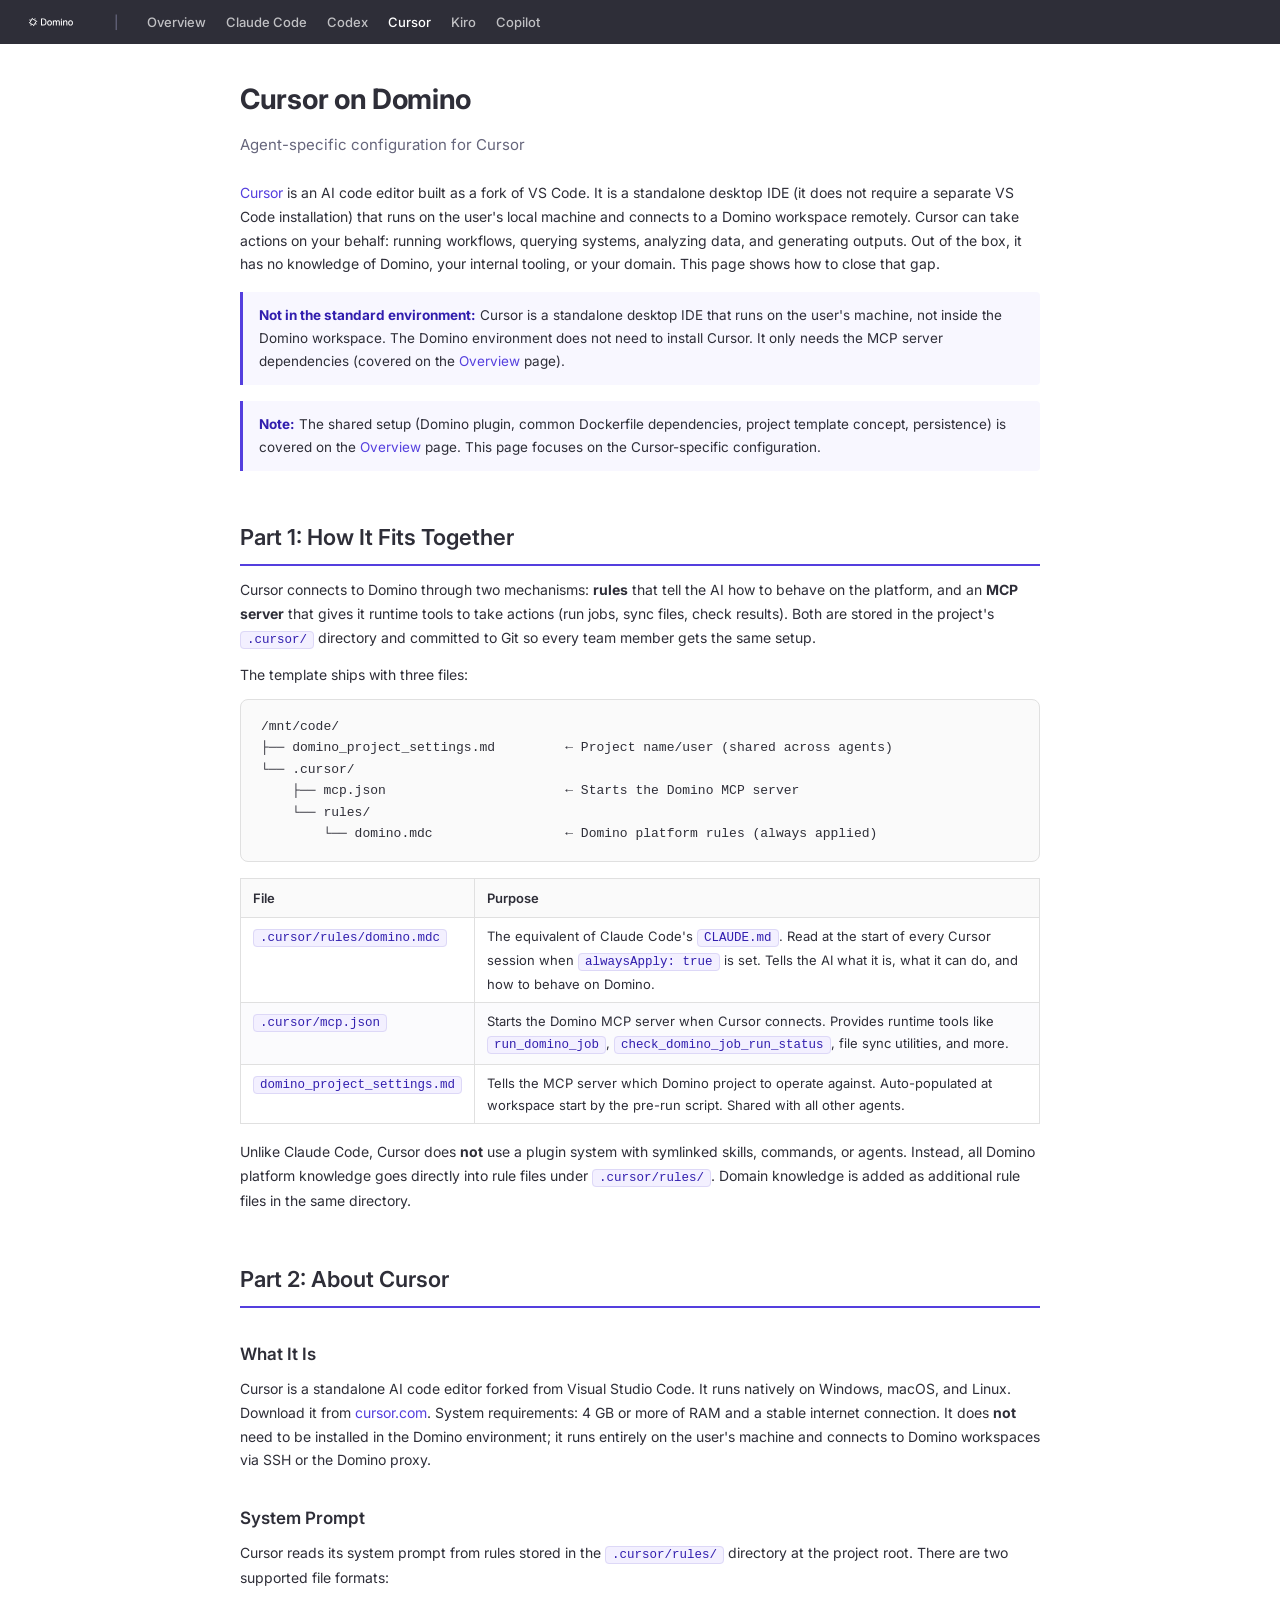
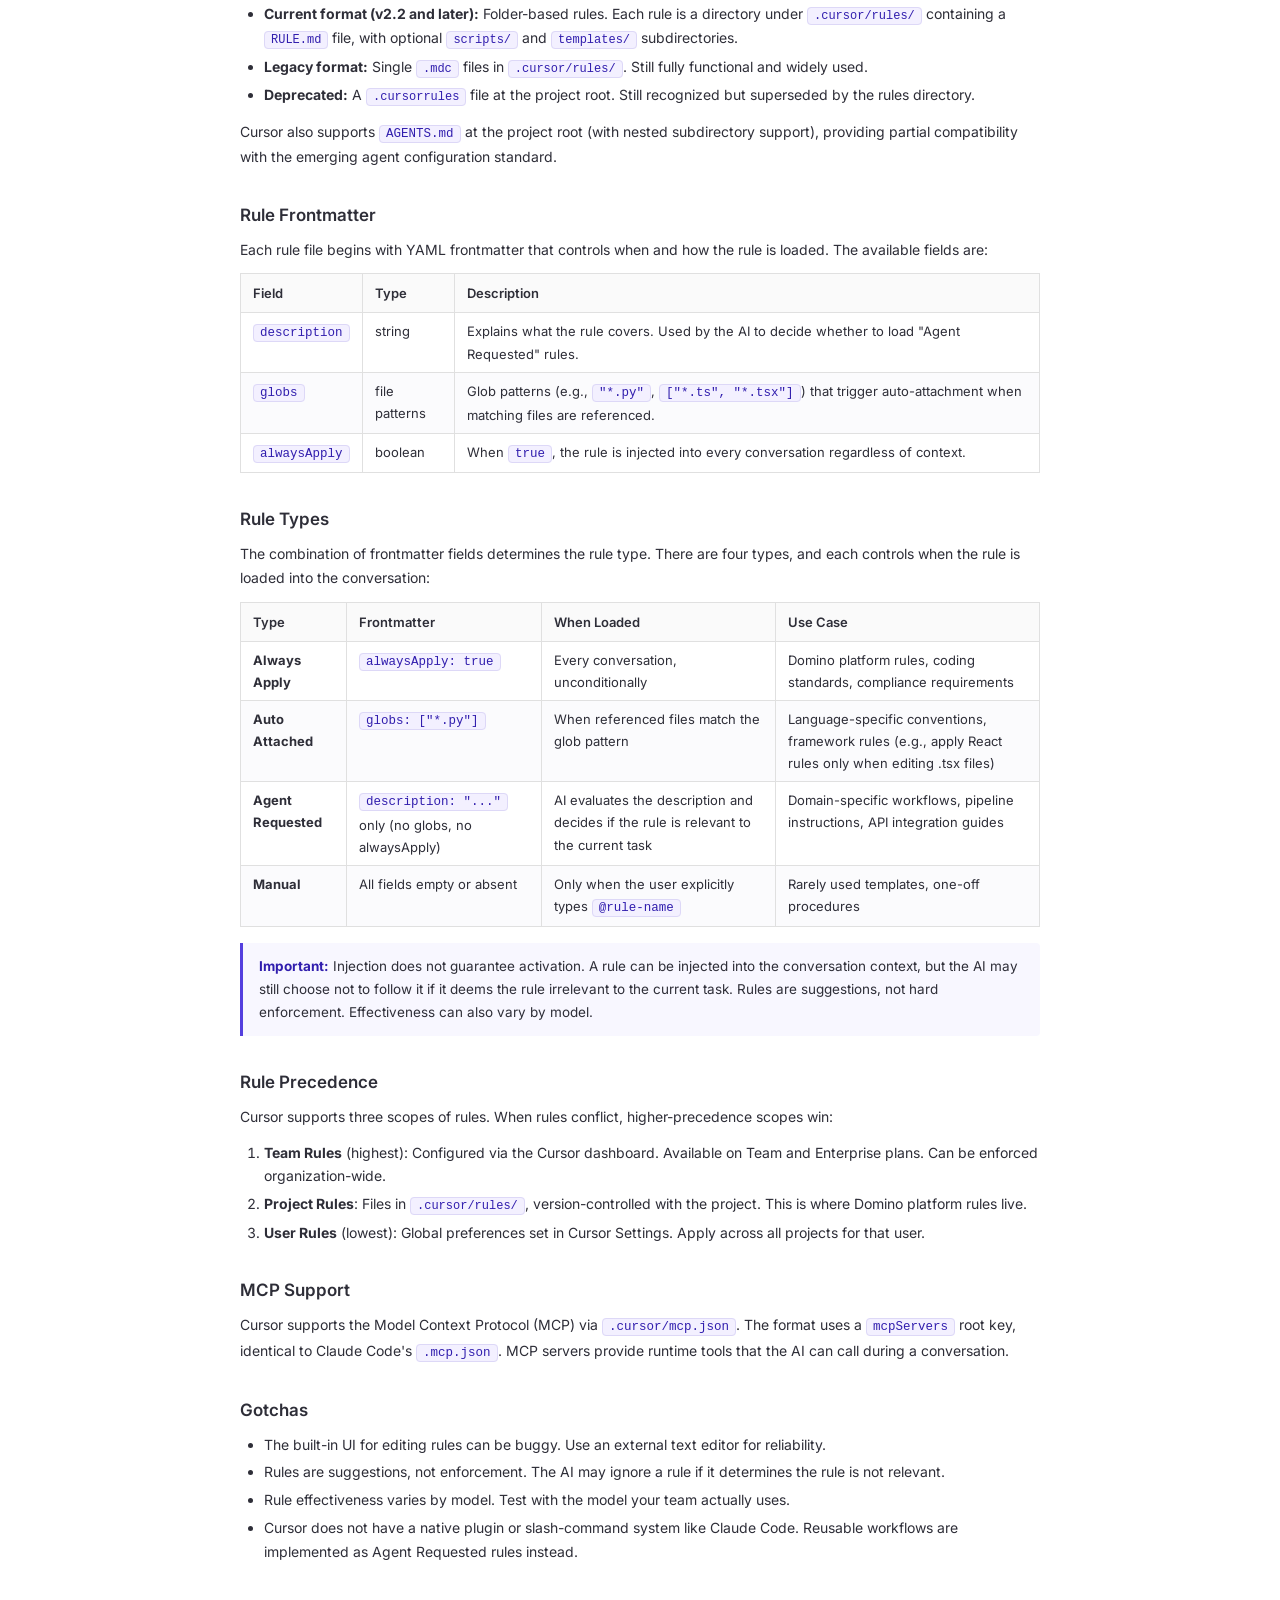
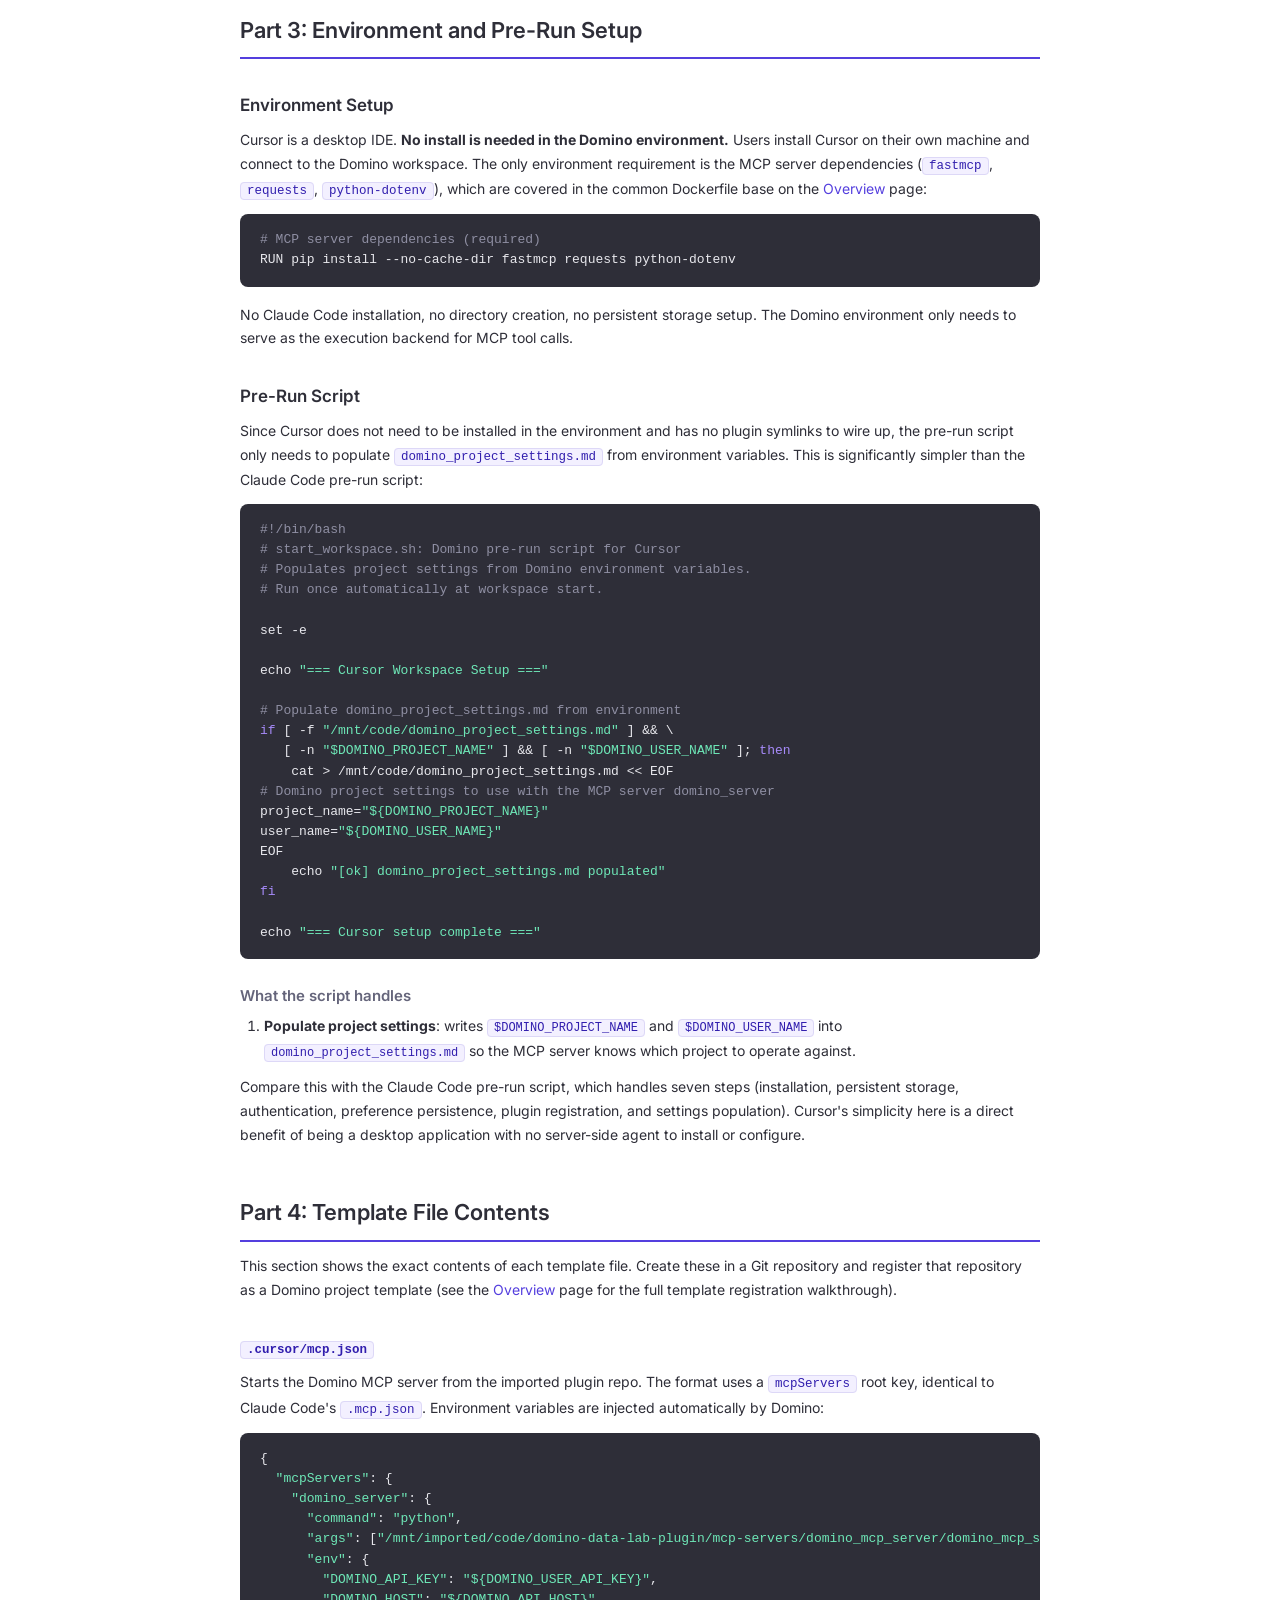
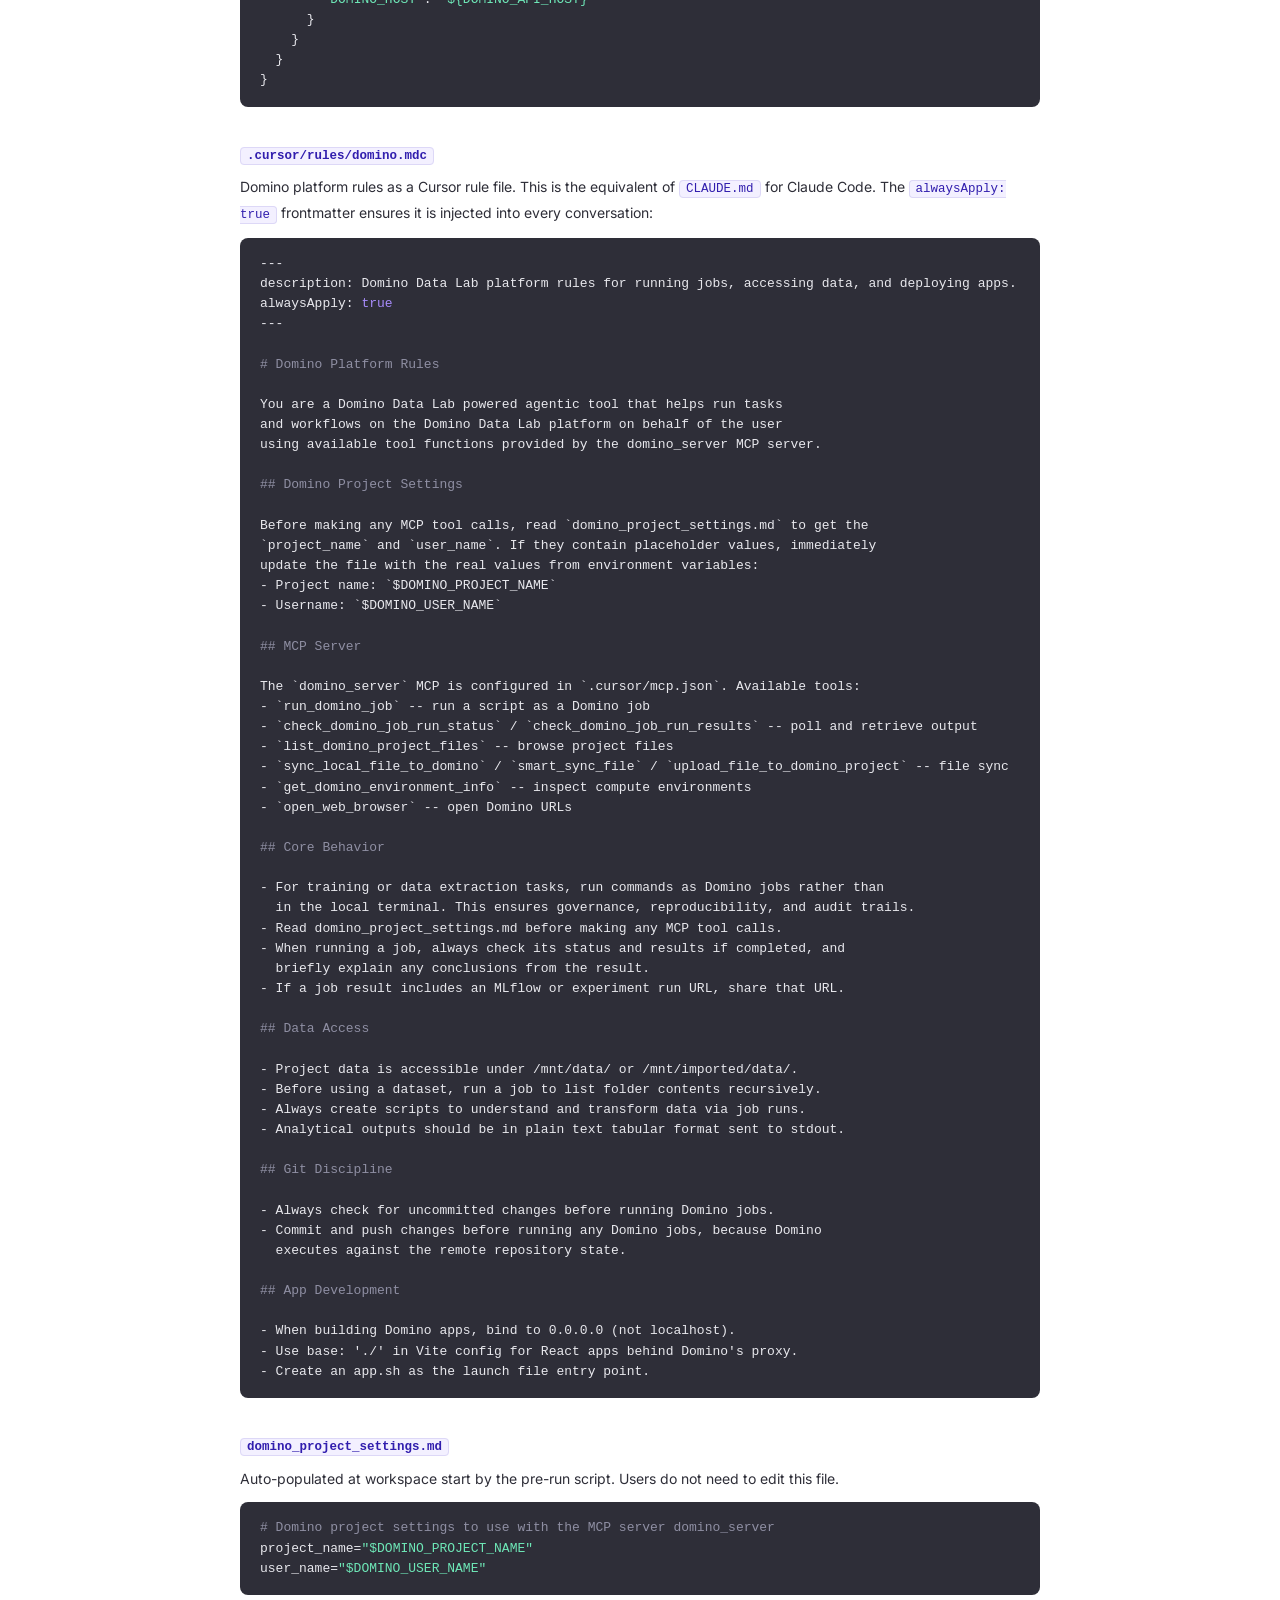
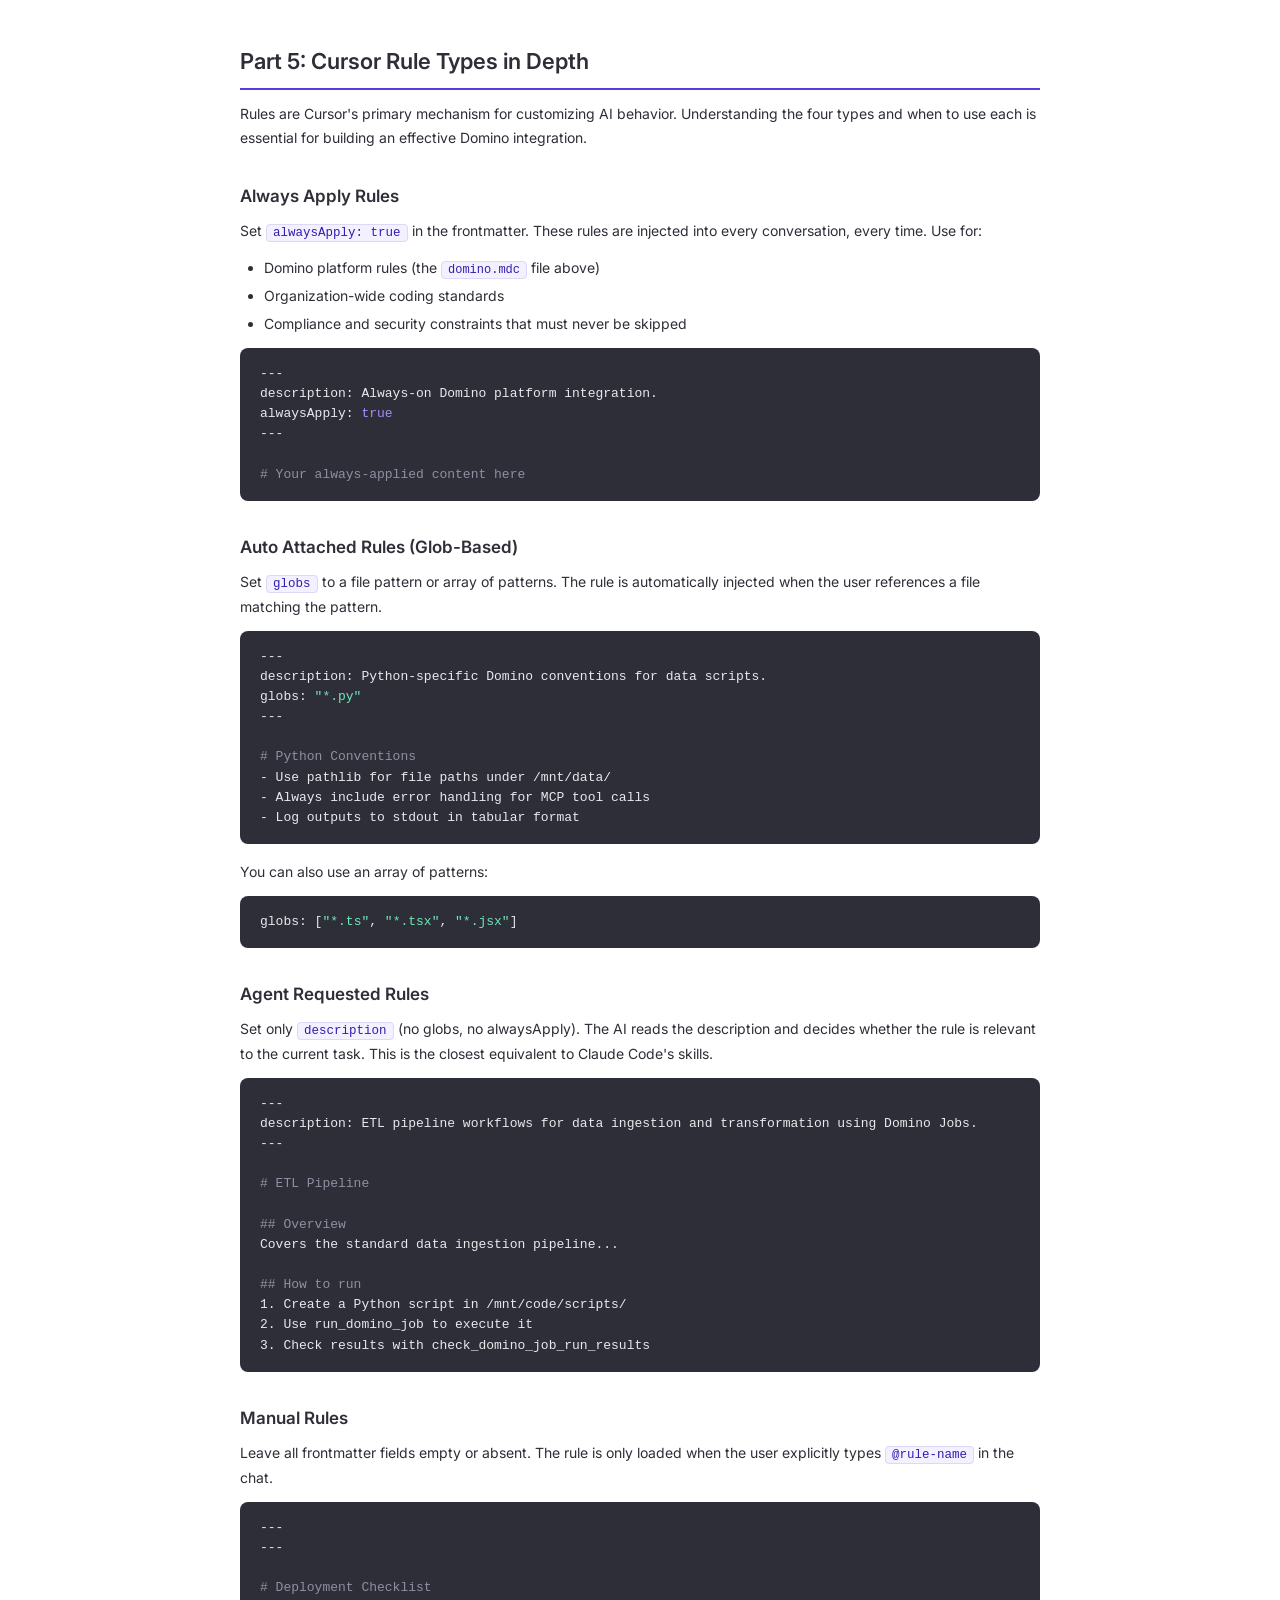
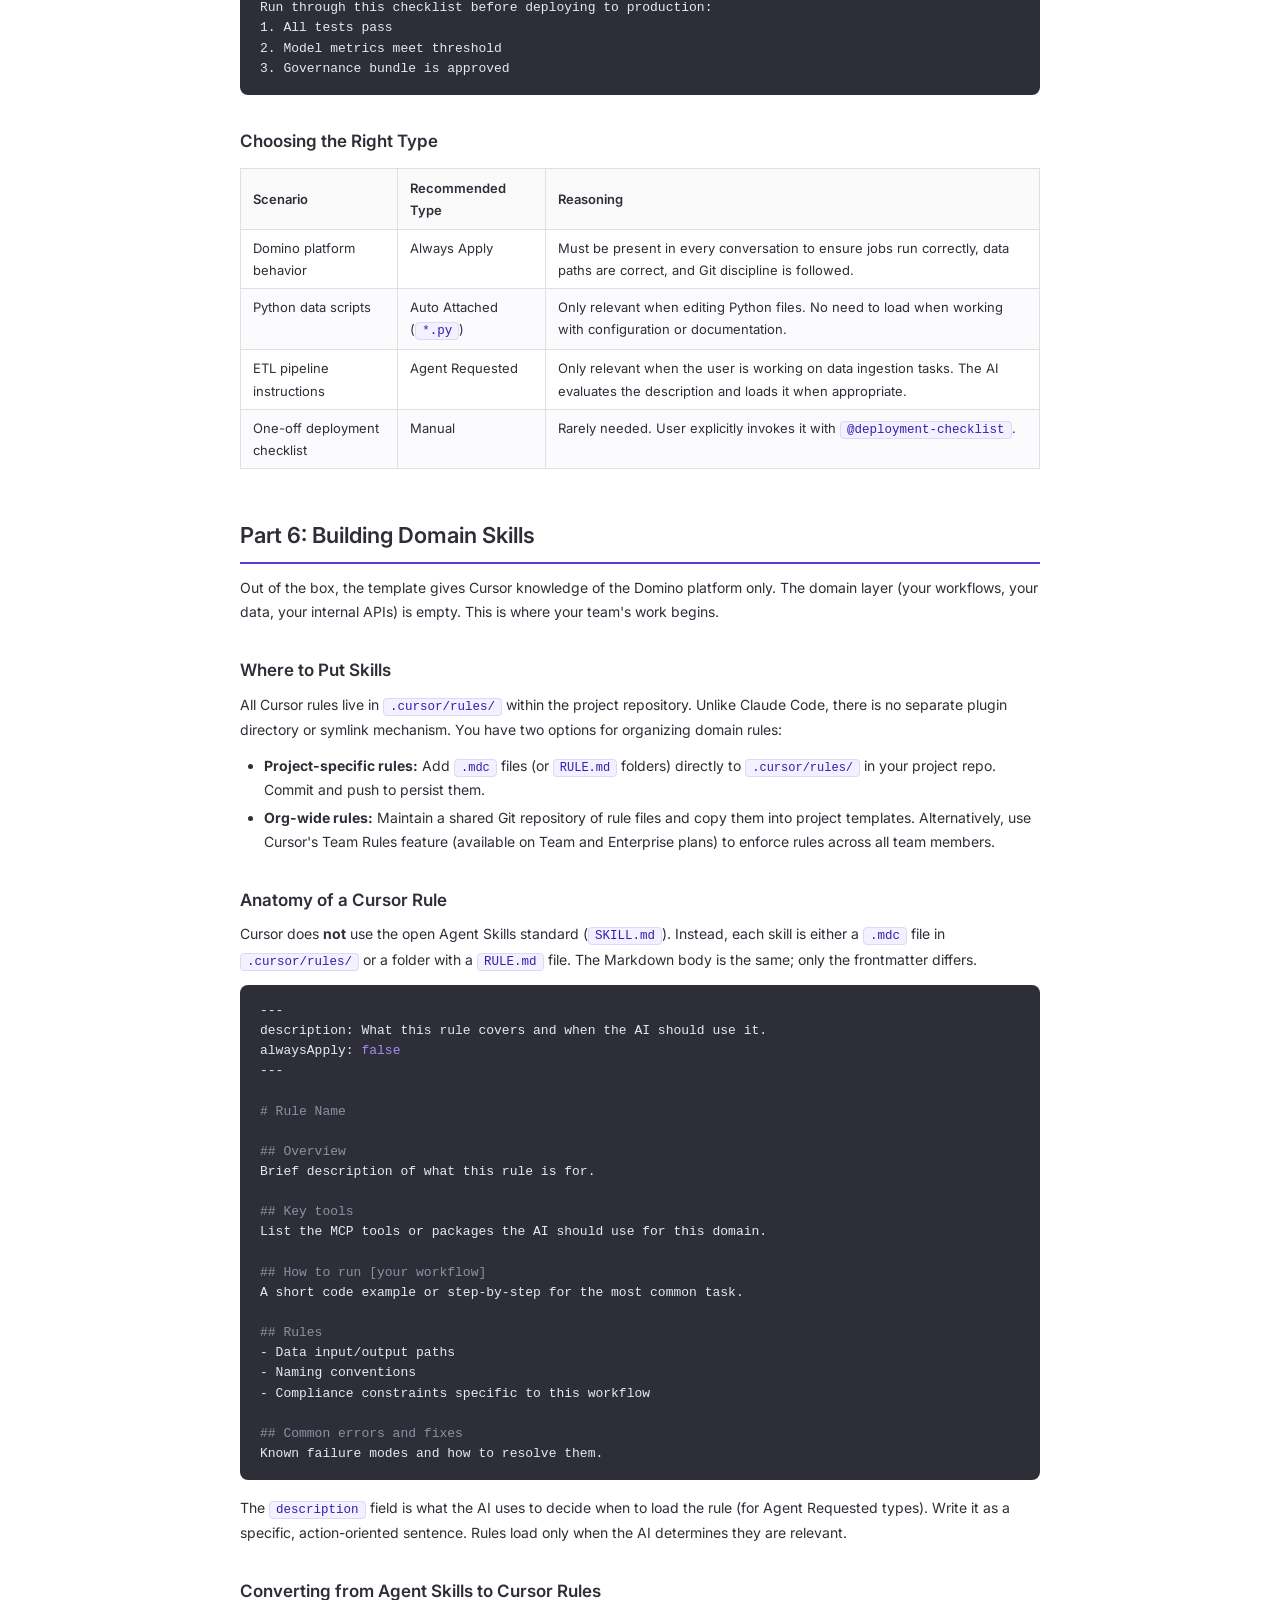
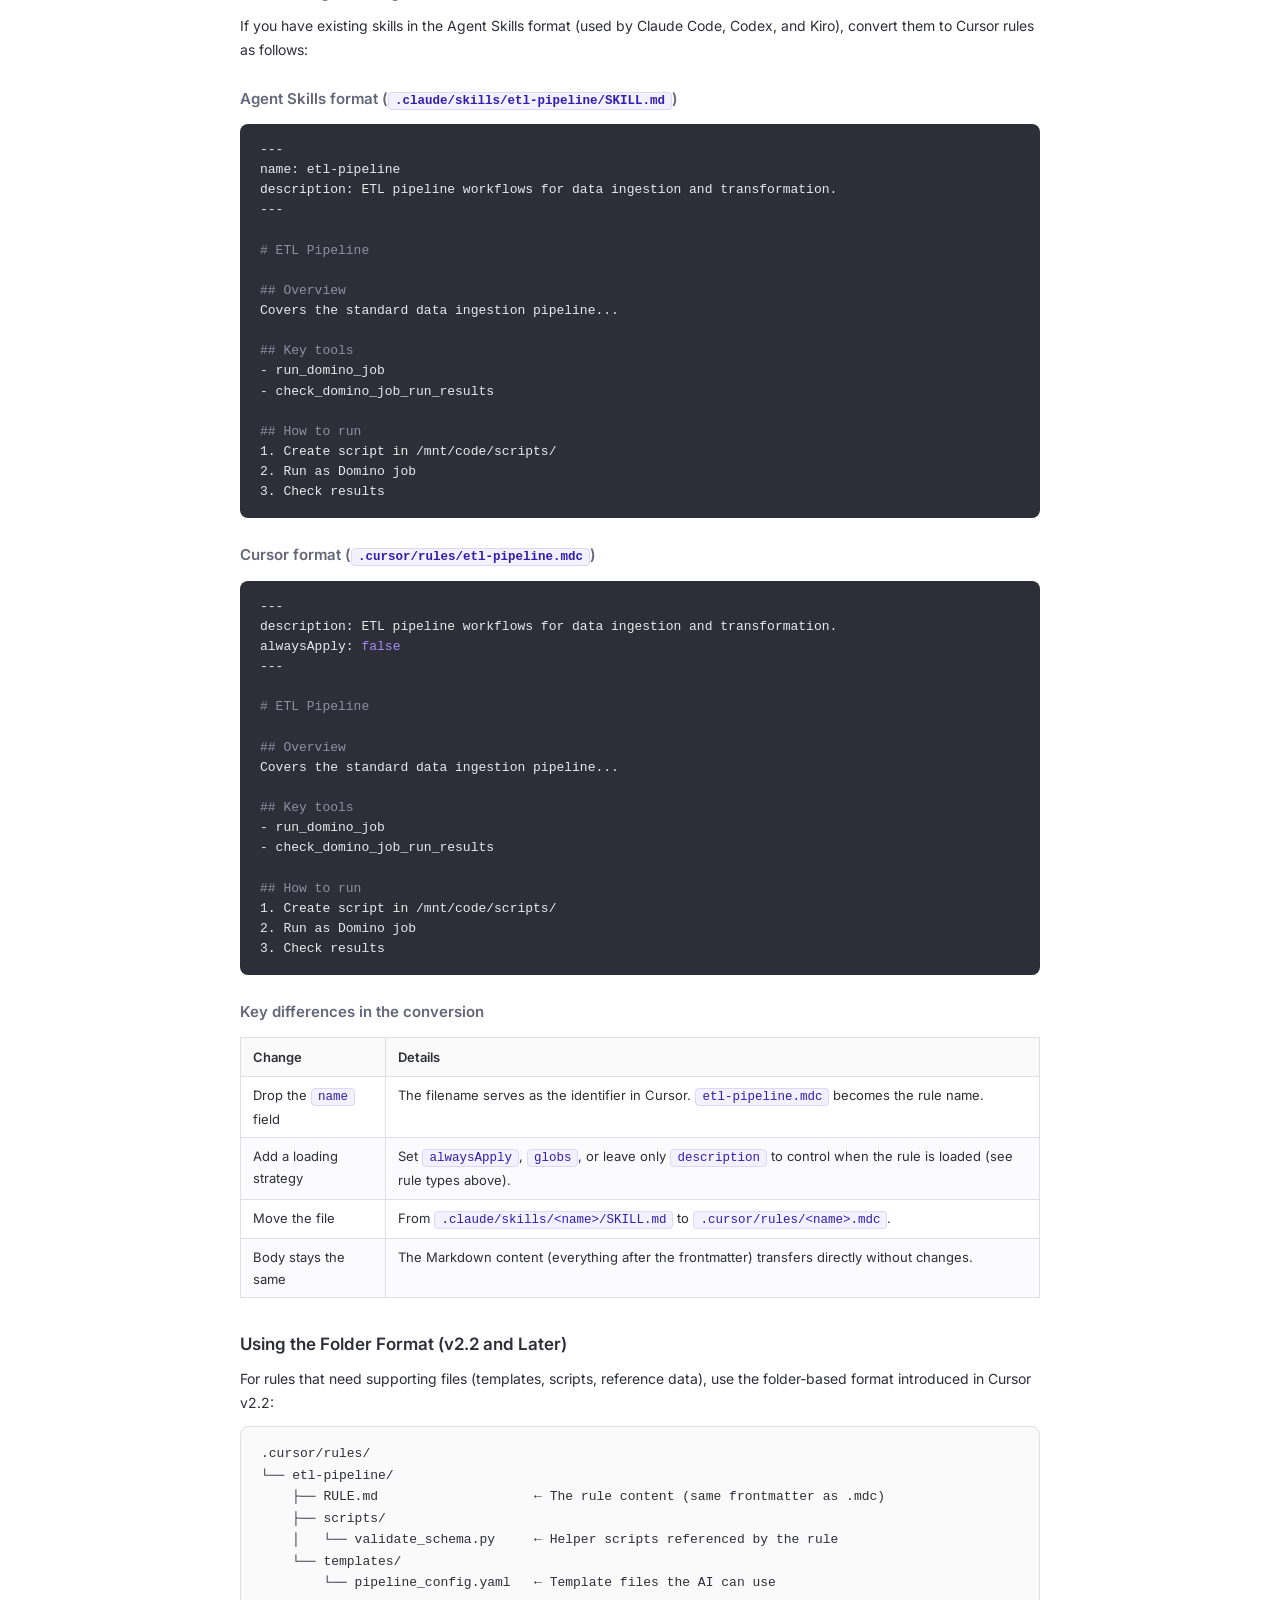
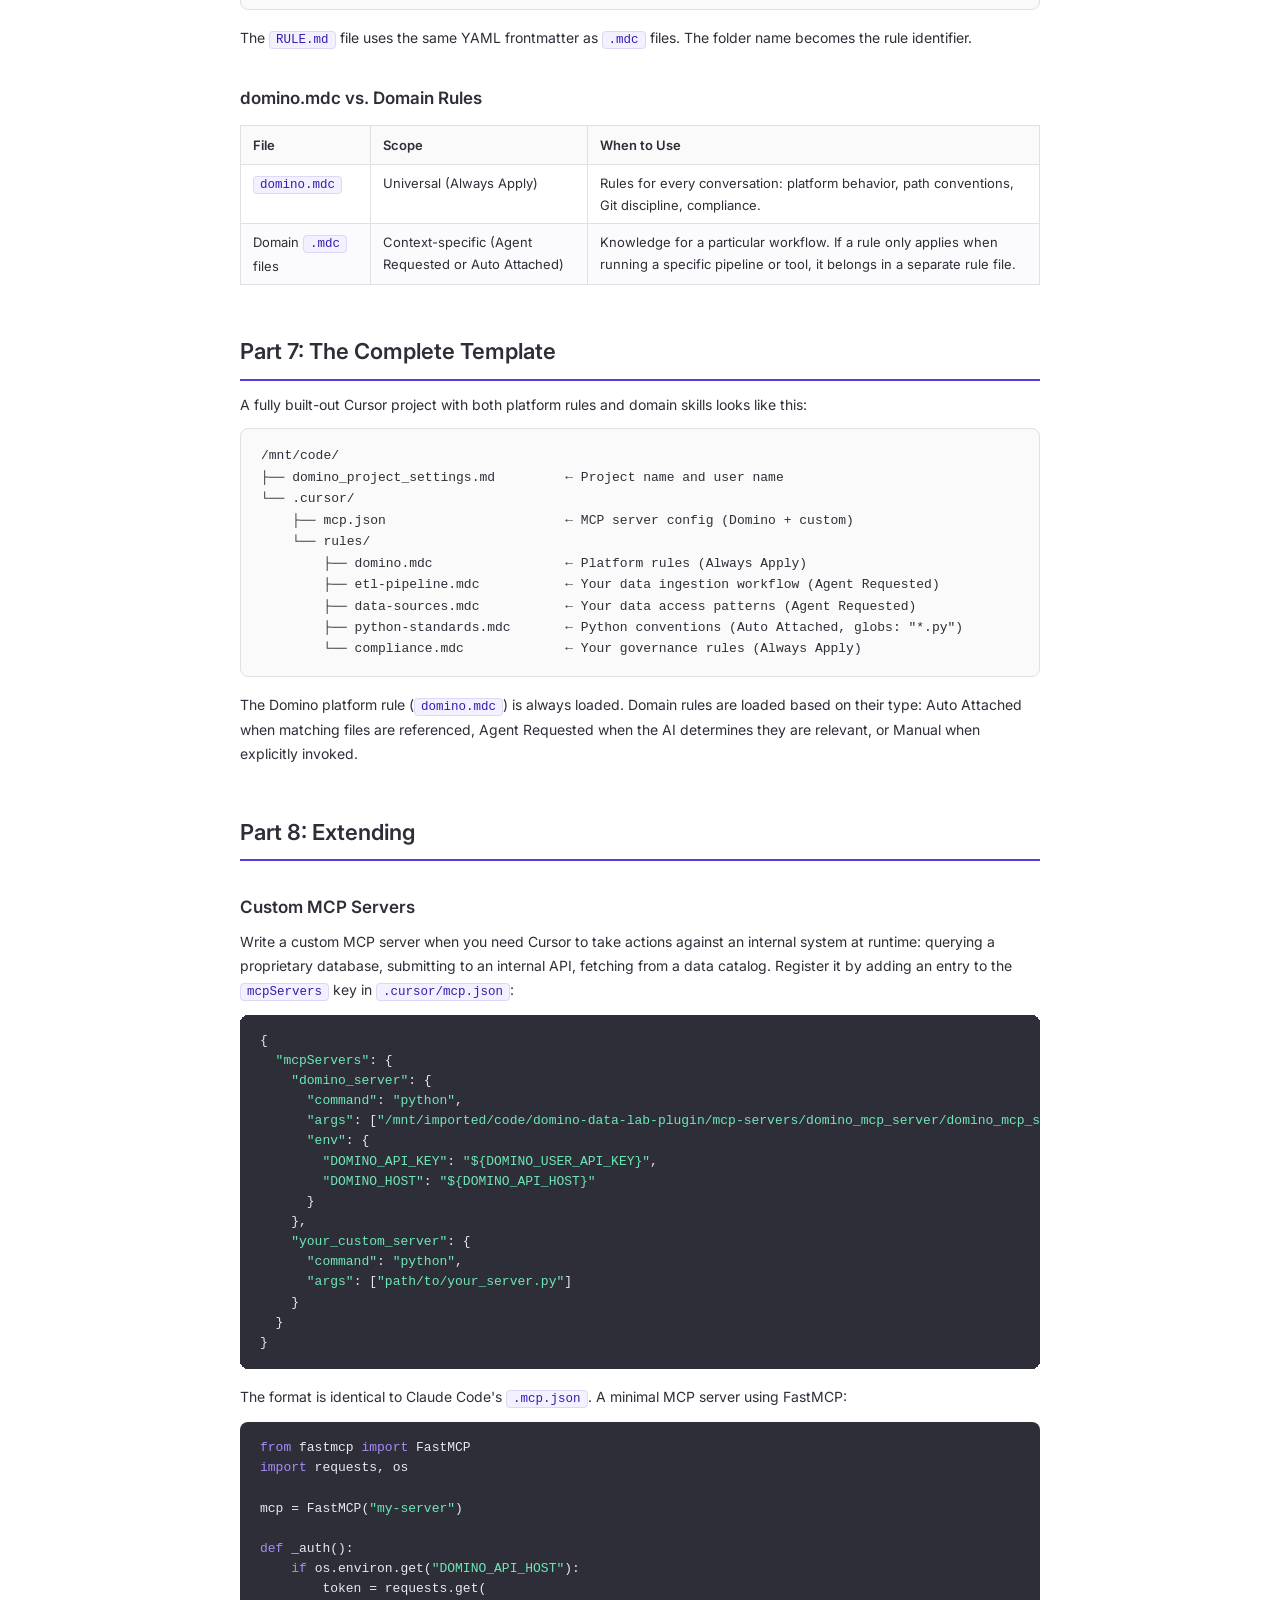
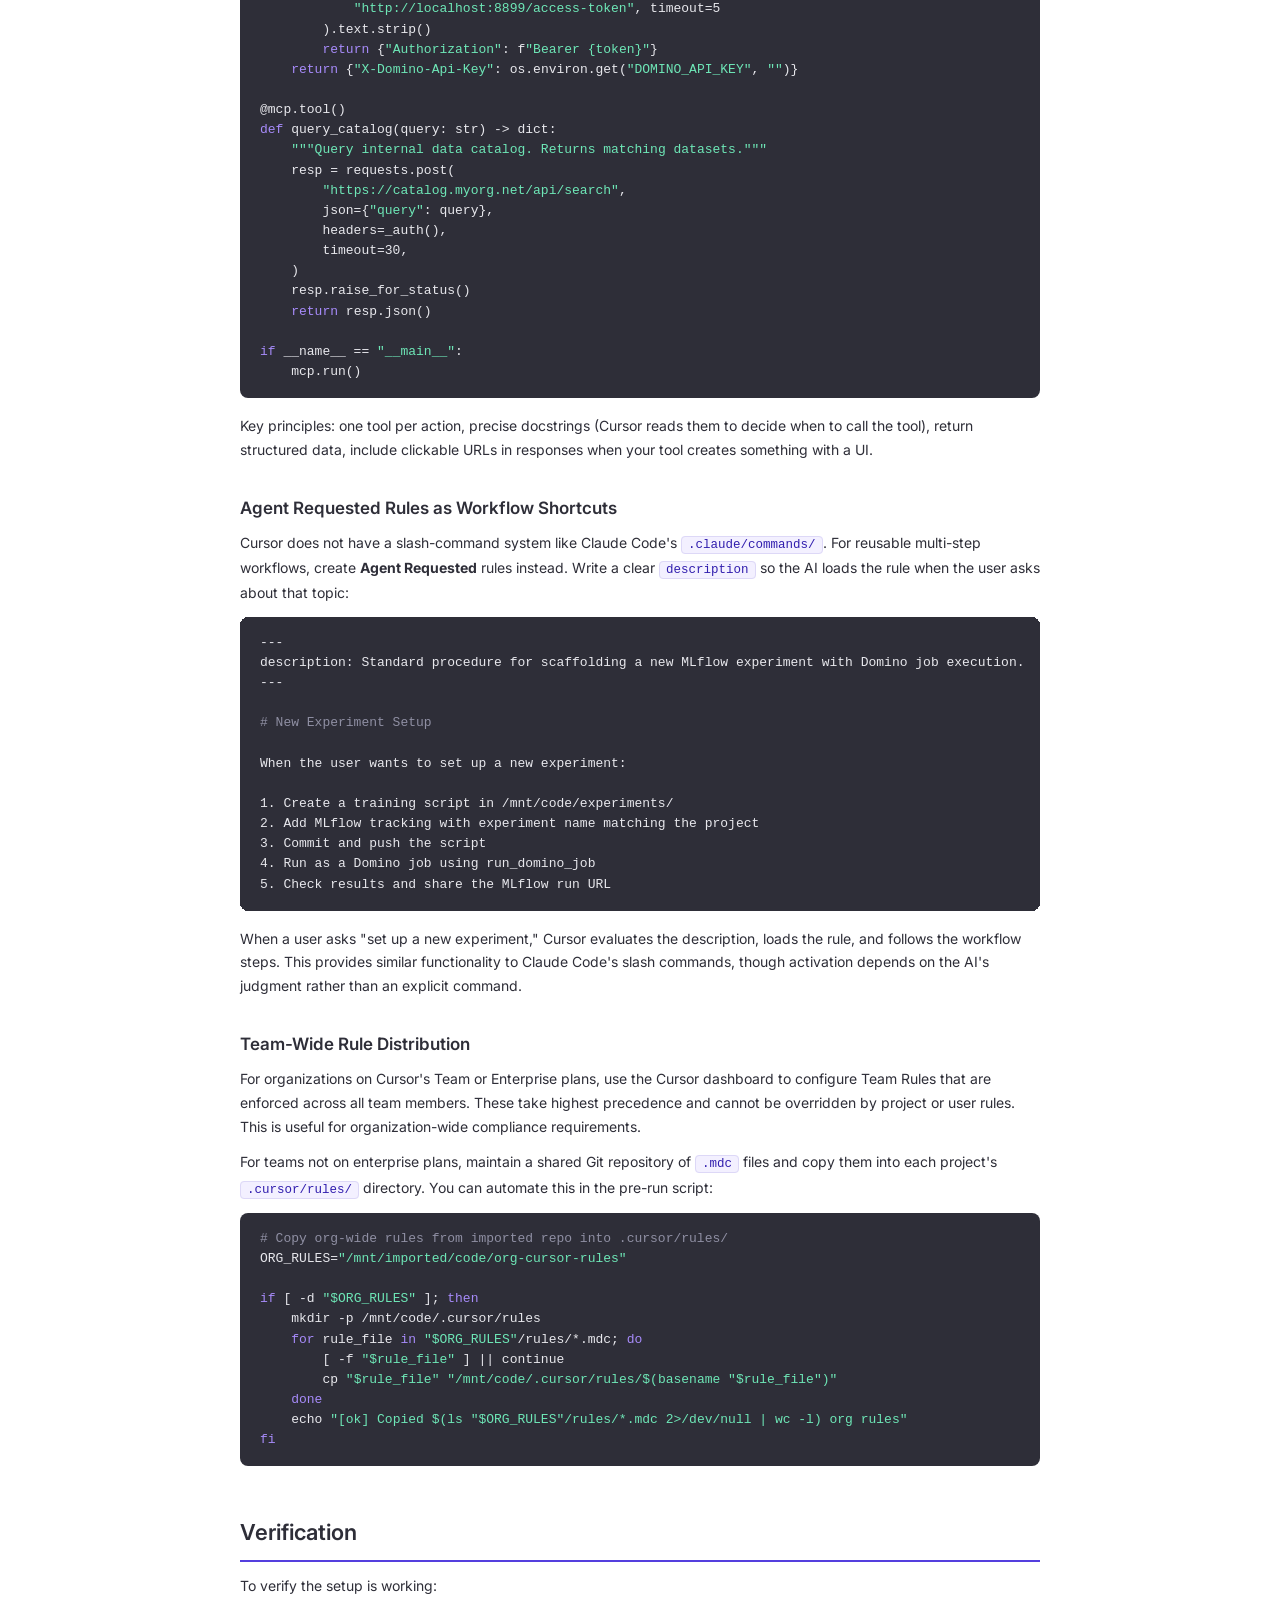
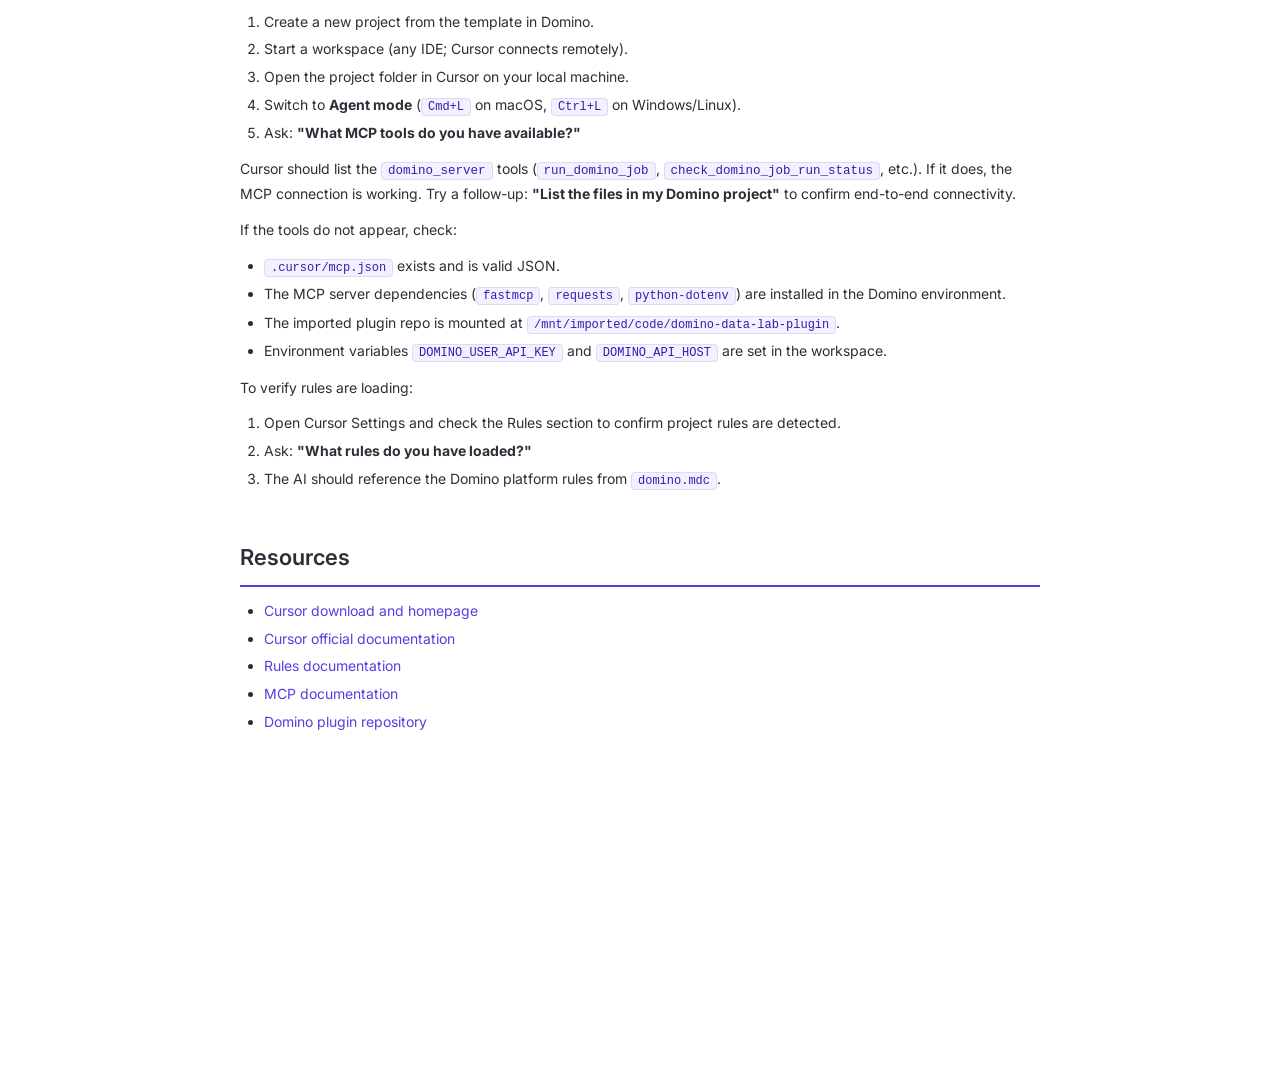
<file: docs/cursor.html>
<!DOCTYPE html>
<html lang="en">
<head>
  <meta charset="UTF-8">
  <meta name="viewport" content="width=device-width, initial-scale=1.0">
  <title>Cursor on Domino</title>
  <link rel="stylesheet" href="style.css">
</head>
<body>
<div class="nav-bar">
  <img src="domino-logo.svg" alt="Domino" class="logo">
  <span class="separator">|</span>
  <div class="nav-links">
    <a href="index.html">Overview</a>
    <a href="claude-code.html">Claude Code</a>
    <a href="codex.html">Codex</a>
    <a href="cursor.html" class="active">Cursor</a>
    <a href="kiro.html">Kiro</a>
    <a href="copilot.html">Copilot</a>
  </div>
</div>
<div class="content">

  <h1>Cursor on Domino</h1>
  <p class="subtitle">Agent-specific configuration for Cursor</p>

  <p>
    <a href="https://cursor.com">Cursor</a> is an AI code editor built as a fork of VS Code. It is a standalone
    desktop IDE (it does not require a separate VS Code installation) that runs on the user's local machine and
    connects to a Domino workspace remotely. Cursor can take actions on your behalf: running workflows, querying
    systems, analyzing data, and generating outputs. Out of the box, it has no knowledge of Domino, your internal
    tooling, or your domain. This page shows how to close that gap.
  </p>

  <blockquote>
    <p><strong>Not in the standard environment:</strong> Cursor is a standalone desktop IDE that runs on the user's machine, not inside the Domino workspace. The Domino environment does not need to install Cursor. It only needs the MCP server dependencies (covered on the <a href="index.html">Overview</a> page).</p>
  </blockquote>

  <blockquote>
    <p><strong>Note:</strong> The shared setup (Domino plugin, common Dockerfile dependencies, project template concept, persistence) is covered on the <a href="index.html">Overview</a> page. This page focuses on the Cursor-specific configuration.</p>
  </blockquote>

  <!-- ============================================================ -->
  <!-- PART 1: HOW IT FITS TOGETHER                                  -->
  <!-- ============================================================ -->
  <h2>Part 1: How It Fits Together</h2>

  <p>
    Cursor connects to Domino through two mechanisms: <strong>rules</strong> that tell the AI how to behave on
    the platform, and an <strong>MCP server</strong> that gives it runtime tools to take actions (run jobs, sync
    files, check results). Both are stored in the project's <code>.cursor/</code> directory and committed to Git
    so every team member gets the same setup.
  </p>

  <p>The template ships with three files:</p>

  <div class="file-tree">/mnt/code/
├── domino_project_settings.md         ← Project name/user (shared across agents)
└── .cursor/
    ├── mcp.json                       ← Starts the Domino MCP server
    └── rules/
        └── domino.mdc                 ← Domino platform rules (always applied)</div>

  <table>
    <thead>
      <tr><th>File</th><th>Purpose</th></tr>
    </thead>
    <tbody>
      <tr>
        <td><code>.cursor/rules/domino.mdc</code></td>
        <td>The equivalent of Claude Code's <code>CLAUDE.md</code>. Read at the start of every Cursor session when <code>alwaysApply: true</code> is set. Tells the AI what it is, what it can do, and how to behave on Domino.</td>
      </tr>
      <tr>
        <td><code>.cursor/mcp.json</code></td>
        <td>Starts the Domino MCP server when Cursor connects. Provides runtime tools like <code>run_domino_job</code>, <code>check_domino_job_run_status</code>, file sync utilities, and more.</td>
      </tr>
      <tr>
        <td><code>domino_project_settings.md</code></td>
        <td>Tells the MCP server which Domino project to operate against. Auto-populated at workspace start by the pre-run script. Shared with all other agents.</td>
      </tr>
    </tbody>
  </table>

  <p>
    Unlike Claude Code, Cursor does <strong>not</strong> use a plugin system with symlinked skills, commands, or
    agents. Instead, all Domino platform knowledge goes directly into rule files under <code>.cursor/rules/</code>.
    Domain knowledge is added as additional rule files in the same directory.
  </p>

  <!-- ============================================================ -->
  <!-- PART 2: ABOUT CURSOR                                          -->
  <!-- ============================================================ -->
  <h2>Part 2: About Cursor</h2>

  <h3>What It Is</h3>
  <p>
    Cursor is a standalone AI code editor forked from Visual Studio Code. It runs natively on Windows, macOS, and
    Linux. Download it from <a href="https://cursor.com">cursor.com</a>. System requirements: 4 GB or more of RAM
    and a stable internet connection. It does <strong>not</strong> need to be installed in the Domino environment;
    it runs entirely on the user's machine and connects to Domino workspaces via SSH or the Domino proxy.
  </p>

  <h3>System Prompt</h3>
  <p>
    Cursor reads its system prompt from rules stored in the <code>.cursor/rules/</code> directory at the project
    root. There are two supported file formats:
  </p>
  <ul>
    <li><strong>Current format (v2.2 and later):</strong> Folder-based rules. Each rule is a directory under <code>.cursor/rules/</code> containing a <code>RULE.md</code> file, with optional <code>scripts/</code> and <code>templates/</code> subdirectories.</li>
    <li><strong>Legacy format:</strong> Single <code>.mdc</code> files in <code>.cursor/rules/</code>. Still fully functional and widely used.</li>
    <li><strong>Deprecated:</strong> A <code>.cursorrules</code> file at the project root. Still recognized but superseded by the rules directory.</li>
  </ul>
  <p>Cursor also supports <code>AGENTS.md</code> at the project root (with nested subdirectory support), providing partial compatibility with the emerging agent configuration standard.</p>

  <h3>Rule Frontmatter</h3>
  <p>
    Each rule file begins with YAML frontmatter that controls when and how the rule is loaded. The available
    fields are:
  </p>
  <table>
    <thead>
      <tr><th>Field</th><th>Type</th><th>Description</th></tr>
    </thead>
    <tbody>
      <tr>
        <td><code>description</code></td>
        <td>string</td>
        <td>Explains what the rule covers. Used by the AI to decide whether to load "Agent Requested" rules.</td>
      </tr>
      <tr>
        <td><code>globs</code></td>
        <td>file patterns</td>
        <td>Glob patterns (e.g., <code>"*.py"</code>, <code>["*.ts", "*.tsx"]</code>) that trigger auto-attachment when matching files are referenced.</td>
      </tr>
      <tr>
        <td><code>alwaysApply</code></td>
        <td>boolean</td>
        <td>When <code>true</code>, the rule is injected into every conversation regardless of context.</td>
      </tr>
    </tbody>
  </table>

  <h3>Rule Types</h3>
  <p>
    The combination of frontmatter fields determines the rule type. There are four types, and each controls
    when the rule is loaded into the conversation:
  </p>

  <table>
    <thead>
      <tr><th>Type</th><th>Frontmatter</th><th>When Loaded</th><th>Use Case</th></tr>
    </thead>
    <tbody>
      <tr>
        <td><strong>Always Apply</strong></td>
        <td><code>alwaysApply: true</code></td>
        <td>Every conversation, unconditionally</td>
        <td>Domino platform rules, coding standards, compliance requirements</td>
      </tr>
      <tr>
        <td><strong>Auto Attached</strong></td>
        <td><code>globs: ["*.py"]</code></td>
        <td>When referenced files match the glob pattern</td>
        <td>Language-specific conventions, framework rules (e.g., apply React rules only when editing .tsx files)</td>
      </tr>
      <tr>
        <td><strong>Agent Requested</strong></td>
        <td><code>description: "..."</code> only (no globs, no alwaysApply)</td>
        <td>AI evaluates the description and decides if the rule is relevant to the current task</td>
        <td>Domain-specific workflows, pipeline instructions, API integration guides</td>
      </tr>
      <tr>
        <td><strong>Manual</strong></td>
        <td>All fields empty or absent</td>
        <td>Only when the user explicitly types <code>@rule-name</code></td>
        <td>Rarely used templates, one-off procedures</td>
      </tr>
    </tbody>
  </table>

  <blockquote>
    <p><strong>Important:</strong> Injection does not guarantee activation. A rule can be injected into the
    conversation context, but the AI may still choose not to follow it if it deems the rule irrelevant to
    the current task. Rules are suggestions, not hard enforcement. Effectiveness can also vary by model.</p>
  </blockquote>

  <h3>Rule Precedence</h3>
  <p>Cursor supports three scopes of rules. When rules conflict, higher-precedence scopes win:</p>
  <ol>
    <li><strong>Team Rules</strong> (highest): Configured via the Cursor dashboard. Available on Team and Enterprise plans. Can be enforced organization-wide.</li>
    <li><strong>Project Rules</strong>: Files in <code>.cursor/rules/</code>, version-controlled with the project. This is where Domino platform rules live.</li>
    <li><strong>User Rules</strong> (lowest): Global preferences set in Cursor Settings. Apply across all projects for that user.</li>
  </ol>

  <h3>MCP Support</h3>
  <p>
    Cursor supports the Model Context Protocol (MCP) via <code>.cursor/mcp.json</code>. The format uses a
    <code>mcpServers</code> root key, identical to Claude Code's <code>.mcp.json</code>. MCP servers provide
    runtime tools that the AI can call during a conversation.
  </p>

  <h3>Gotchas</h3>
  <ul>
    <li>The built-in UI for editing rules can be buggy. Use an external text editor for reliability.</li>
    <li>Rules are suggestions, not enforcement. The AI may ignore a rule if it determines the rule is not relevant.</li>
    <li>Rule effectiveness varies by model. Test with the model your team actually uses.</li>
    <li>Cursor does not have a native plugin or slash-command system like Claude Code. Reusable workflows are implemented as Agent Requested rules instead.</li>
  </ul>

  <!-- ============================================================ -->
  <!-- PART 3: ENVIRONMENT AND PRE-RUN SETUP                         -->
  <!-- ============================================================ -->
  <h2>Part 3: Environment and Pre-Run Setup</h2>

  <h3>Environment Setup</h3>
  <p>
    Cursor is a desktop IDE. <strong>No install is needed in the Domino environment.</strong> Users install
    Cursor on their own machine and connect to the Domino workspace. The only environment requirement is the
    MCP server dependencies (<code>fastmcp</code>, <code>requests</code>, <code>python-dotenv</code>), which
    are covered in the common Dockerfile base on the <a href="index.html">Overview</a> page:
  </p>

  <pre><code><span class="comment"># MCP server dependencies (required)</span>
RUN pip install --no-cache-dir fastmcp requests python-dotenv</code></pre>

  <p>
    No Claude Code installation, no directory creation, no persistent storage setup. The Domino environment
    only needs to serve as the execution backend for MCP tool calls.
  </p>

  <h3>Pre-Run Script</h3>
  <p>
    Since Cursor does not need to be installed in the environment and has no plugin symlinks to wire up, the
    pre-run script only needs to populate <code>domino_project_settings.md</code> from environment variables.
    This is significantly simpler than the Claude Code pre-run script:
  </p>

  <pre><code><span class="comment">#!/bin/bash
# start_workspace.sh: Domino pre-run script for Cursor
# Populates project settings from Domino environment variables.
# Run once automatically at workspace start.</span>

set -e

echo <span class="string">"=== Cursor Workspace Setup ==="</span>

<span class="comment"># Populate domino_project_settings.md from environment</span>
<span class="keyword">if</span> [ -f <span class="string">"/mnt/code/domino_project_settings.md"</span> ] &amp;&amp; \
   [ -n <span class="string">"$DOMINO_PROJECT_NAME"</span> ] &amp;&amp; [ -n <span class="string">"$DOMINO_USER_NAME"</span> ]; <span class="keyword">then</span>
    cat &gt; /mnt/code/domino_project_settings.md &lt;&lt; EOF
<span class="comment"># Domino project settings to use with the MCP server domino_server</span>
project_name=<span class="string">"${DOMINO_PROJECT_NAME}"</span>
user_name=<span class="string">"${DOMINO_USER_NAME}"</span>
EOF
    echo <span class="string">"[ok] domino_project_settings.md populated"</span>
<span class="keyword">fi</span>

echo <span class="string">"=== Cursor setup complete ==="</span></code></pre>

  <h4>What the script handles</h4>
  <ol>
    <li><strong>Populate project settings</strong>: writes <code>$DOMINO_PROJECT_NAME</code> and <code>$DOMINO_USER_NAME</code> into <code>domino_project_settings.md</code> so the MCP server knows which project to operate against.</li>
  </ol>

  <p>
    Compare this with the Claude Code pre-run script, which handles seven steps (installation, persistent storage,
    authentication, preference persistence, plugin registration, and settings population). Cursor's simplicity
    here is a direct benefit of being a desktop application with no server-side agent to install or configure.
  </p>

  <!-- ============================================================ -->
  <!-- PART 4: TEMPLATE FILE CONTENTS                                -->
  <!-- ============================================================ -->
  <h2>Part 4: Template File Contents</h2>

  <p>
    This section shows the exact contents of each template file. Create these in a Git repository and register
    that repository as a Domino project template (see the <a href="index.html">Overview</a> page for the full
    template registration walkthrough).
  </p>

  <h3><code>.cursor/mcp.json</code></h3>
  <p>
    Starts the Domino MCP server from the imported plugin repo. The format uses a <code>mcpServers</code>
    root key, identical to Claude Code's <code>.mcp.json</code>. Environment variables are injected
    automatically by Domino:
  </p>

  <pre><code>{
  <span class="string">"mcpServers"</span>: {
    <span class="string">"domino_server"</span>: {
      <span class="string">"command"</span>: <span class="string">"python"</span>,
      <span class="string">"args"</span>: [<span class="string">"/mnt/imported/code/domino-data-lab-plugin/mcp-servers/domino_mcp_server/domino_mcp_server.py"</span>],
      <span class="string">"env"</span>: {
        <span class="string">"DOMINO_API_KEY"</span>: <span class="string">"${DOMINO_USER_API_KEY}"</span>,
        <span class="string">"DOMINO_HOST"</span>: <span class="string">"${DOMINO_API_HOST}"</span>
      }
    }
  }
}</code></pre>

  <h3><code>.cursor/rules/domino.mdc</code></h3>
  <p>
    Domino platform rules as a Cursor rule file. This is the equivalent of <code>CLAUDE.md</code> for Claude
    Code. The <code>alwaysApply: true</code> frontmatter ensures it is injected into every conversation:
  </p>

  <pre><code>---
description: Domino Data Lab platform rules for running jobs, accessing data, and deploying apps.
alwaysApply: <span class="keyword">true</span>
---

<span class="comment"># Domino Platform Rules</span>

You are a Domino Data Lab powered agentic tool that helps run tasks
and workflows on the Domino Data Lab platform on behalf of the user
using available tool functions provided by the domino_server MCP server.

<span class="comment">## Domino Project Settings</span>

Before making any MCP tool calls, read `domino_project_settings.md` to get the
`project_name` and `user_name`. If they contain placeholder values, immediately
update the file with the real values from environment variables:
- Project name: `$DOMINO_PROJECT_NAME`
- Username: `$DOMINO_USER_NAME`

<span class="comment">## MCP Server</span>

The `domino_server` MCP is configured in `.cursor/mcp.json`. Available tools:
- `run_domino_job` -- run a script as a Domino job
- `check_domino_job_run_status` / `check_domino_job_run_results` -- poll and retrieve output
- `list_domino_project_files` -- browse project files
- `sync_local_file_to_domino` / `smart_sync_file` / `upload_file_to_domino_project` -- file sync
- `get_domino_environment_info` -- inspect compute environments
- `open_web_browser` -- open Domino URLs

<span class="comment">## Core Behavior</span>

- For training or data extraction tasks, run commands as Domino jobs rather than
  in the local terminal. This ensures governance, reproducibility, and audit trails.
- Read domino_project_settings.md before making any MCP tool calls.
- When running a job, always check its status and results if completed, and
  briefly explain any conclusions from the result.
- If a job result includes an MLflow or experiment run URL, share that URL.

<span class="comment">## Data Access</span>

- Project data is accessible under /mnt/data/ or /mnt/imported/data/.
- Before using a dataset, run a job to list folder contents recursively.
- Always create scripts to understand and transform data via job runs.
- Analytical outputs should be in plain text tabular format sent to stdout.

<span class="comment">## Git Discipline</span>

- Always check for uncommitted changes before running Domino jobs.
- Commit and push changes before running any Domino jobs, because Domino
  executes against the remote repository state.

<span class="comment">## App Development</span>

- When building Domino apps, bind to 0.0.0.0 (not localhost).
- Use base: './' in Vite config for React apps behind Domino's proxy.
- Create an app.sh as the launch file entry point.</code></pre>

  <h3><code>domino_project_settings.md</code></h3>
  <p>Auto-populated at workspace start by the pre-run script. Users do not need to edit this file.</p>

  <pre><code><span class="comment"># Domino project settings to use with the MCP server domino_server</span>
project_name=<span class="string">"$DOMINO_PROJECT_NAME"</span>
user_name=<span class="string">"$DOMINO_USER_NAME"</span></code></pre>

  <!-- ============================================================ -->
  <!-- PART 5: CURSOR RULE TYPES IN DEPTH                            -->
  <!-- ============================================================ -->
  <h2>Part 5: Cursor Rule Types in Depth</h2>

  <p>
    Rules are Cursor's primary mechanism for customizing AI behavior. Understanding the four types and when
    to use each is essential for building an effective Domino integration.
  </p>

  <h3>Always Apply Rules</h3>
  <p>Set <code>alwaysApply: true</code> in the frontmatter. These rules are injected into every conversation, every time. Use for:</p>
  <ul>
    <li>Domino platform rules (the <code>domino.mdc</code> file above)</li>
    <li>Organization-wide coding standards</li>
    <li>Compliance and security constraints that must never be skipped</li>
  </ul>

  <pre><code>---
description: Always-on Domino platform integration.
alwaysApply: <span class="keyword">true</span>
---

<span class="comment"># Your always-applied content here</span></code></pre>

  <h3>Auto Attached Rules (Glob-Based)</h3>
  <p>Set <code>globs</code> to a file pattern or array of patterns. The rule is automatically injected when the user references a file matching the pattern.</p>

  <pre><code>---
description: Python-specific Domino conventions for data scripts.
globs: <span class="string">"*.py"</span>
---

<span class="comment"># Python Conventions</span>
- Use pathlib for file paths under /mnt/data/
- Always include error handling for MCP tool calls
- Log outputs to stdout in tabular format</code></pre>

  <p>You can also use an array of patterns:</p>
  <pre><code>globs: [<span class="string">"*.ts"</span>, <span class="string">"*.tsx"</span>, <span class="string">"*.jsx"</span>]</code></pre>

  <h3>Agent Requested Rules</h3>
  <p>Set only <code>description</code> (no globs, no alwaysApply). The AI reads the description and decides whether the rule is relevant to the current task. This is the closest equivalent to Claude Code's skills.</p>

  <pre><code>---
description: ETL pipeline workflows for data ingestion and transformation using Domino Jobs.
---

<span class="comment"># ETL Pipeline</span>

<span class="comment">## Overview</span>
Covers the standard data ingestion pipeline...

<span class="comment">## How to run</span>
1. Create a Python script in /mnt/code/scripts/
2. Use run_domino_job to execute it
3. Check results with check_domino_job_run_results</code></pre>

  <h3>Manual Rules</h3>
  <p>Leave all frontmatter fields empty or absent. The rule is only loaded when the user explicitly types <code>@rule-name</code> in the chat.</p>

  <pre><code>---
---

<span class="comment"># Deployment Checklist</span>
Run through this checklist before deploying to production:
1. All tests pass
2. Model metrics meet threshold
3. Governance bundle is approved</code></pre>

  <h3>Choosing the Right Type</h3>
  <table>
    <thead>
      <tr><th>Scenario</th><th>Recommended Type</th><th>Reasoning</th></tr>
    </thead>
    <tbody>
      <tr>
        <td>Domino platform behavior</td>
        <td>Always Apply</td>
        <td>Must be present in every conversation to ensure jobs run correctly, data paths are correct, and Git discipline is followed.</td>
      </tr>
      <tr>
        <td>Python data scripts</td>
        <td>Auto Attached (<code>*.py</code>)</td>
        <td>Only relevant when editing Python files. No need to load when working with configuration or documentation.</td>
      </tr>
      <tr>
        <td>ETL pipeline instructions</td>
        <td>Agent Requested</td>
        <td>Only relevant when the user is working on data ingestion tasks. The AI evaluates the description and loads it when appropriate.</td>
      </tr>
      <tr>
        <td>One-off deployment checklist</td>
        <td>Manual</td>
        <td>Rarely needed. User explicitly invokes it with <code>@deployment-checklist</code>.</td>
      </tr>
    </tbody>
  </table>

  <!-- ============================================================ -->
  <!-- PART 6: SKILLS FORMAT AND CONVERSION                          -->
  <!-- ============================================================ -->
  <h2>Part 6: Building Domain Skills</h2>

  <p>
    Out of the box, the template gives Cursor knowledge of the Domino platform only. The domain layer
    (your workflows, your data, your internal APIs) is empty. This is where your team's work begins.
  </p>

  <h3>Where to Put Skills</h3>
  <p>
    All Cursor rules live in <code>.cursor/rules/</code> within the project repository. Unlike Claude Code,
    there is no separate plugin directory or symlink mechanism. You have two options for organizing domain rules:
  </p>
  <ul>
    <li><strong>Project-specific rules:</strong> Add <code>.mdc</code> files (or <code>RULE.md</code> folders) directly to <code>.cursor/rules/</code> in your project repo. Commit and push to persist them.</li>
    <li><strong>Org-wide rules:</strong> Maintain a shared Git repository of rule files and copy them into project templates. Alternatively, use Cursor's Team Rules feature (available on Team and Enterprise plans) to enforce rules across all team members.</li>
  </ul>

  <h3>Anatomy of a Cursor Rule</h3>
  <p>
    Cursor does <strong>not</strong> use the open Agent Skills standard (<code>SKILL.md</code>). Instead,
    each skill is either a <code>.mdc</code> file in <code>.cursor/rules/</code> or a folder with a
    <code>RULE.md</code> file. The Markdown body is the same; only the frontmatter differs.
  </p>

  <pre><code>---
description: What this rule covers and when the AI should use it.
alwaysApply: <span class="keyword">false</span>
---

<span class="comment"># Rule Name</span>

<span class="comment">## Overview</span>
Brief description of what this rule is for.

<span class="comment">## Key tools</span>
List the MCP tools or packages the AI should use for this domain.

<span class="comment">## How to run [your workflow]</span>
A short code example or step-by-step for the most common task.

<span class="comment">## Rules</span>
- Data input/output paths
- Naming conventions
- Compliance constraints specific to this workflow

<span class="comment">## Common errors and fixes</span>
Known failure modes and how to resolve them.</code></pre>

  <p>
    The <code>description</code> field is what the AI uses to decide when to load the rule (for Agent Requested
    types). Write it as a specific, action-oriented sentence. Rules load only when the AI determines they
    are relevant.
  </p>

  <h3>Converting from Agent Skills to Cursor Rules</h3>
  <p>
    If you have existing skills in the Agent Skills format (used by Claude Code, Codex, and Kiro), convert
    them to Cursor rules as follows:
  </p>

  <h4>Agent Skills format (<code>.claude/skills/etl-pipeline/SKILL.md</code>)</h4>
  <pre><code>---
name: etl-pipeline
description: ETL pipeline workflows for data ingestion and transformation.
---

<span class="comment"># ETL Pipeline</span>

<span class="comment">## Overview</span>
Covers the standard data ingestion pipeline...

<span class="comment">## Key tools</span>
- run_domino_job
- check_domino_job_run_results

<span class="comment">## How to run</span>
1. Create script in /mnt/code/scripts/
2. Run as Domino job
3. Check results</code></pre>

  <h4>Cursor format (<code>.cursor/rules/etl-pipeline.mdc</code>)</h4>
  <pre><code>---
description: ETL pipeline workflows for data ingestion and transformation.
alwaysApply: <span class="keyword">false</span>
---

<span class="comment"># ETL Pipeline</span>

<span class="comment">## Overview</span>
Covers the standard data ingestion pipeline...

<span class="comment">## Key tools</span>
- run_domino_job
- check_domino_job_run_results

<span class="comment">## How to run</span>
1. Create script in /mnt/code/scripts/
2. Run as Domino job
3. Check results</code></pre>

  <h4>Key differences in the conversion</h4>
  <table>
    <thead>
      <tr><th>Change</th><th>Details</th></tr>
    </thead>
    <tbody>
      <tr>
        <td>Drop the <code>name</code> field</td>
        <td>The filename serves as the identifier in Cursor. <code>etl-pipeline.mdc</code> becomes the rule name.</td>
      </tr>
      <tr>
        <td>Add a loading strategy</td>
        <td>Set <code>alwaysApply</code>, <code>globs</code>, or leave only <code>description</code> to control when the rule is loaded (see rule types above).</td>
      </tr>
      <tr>
        <td>Move the file</td>
        <td>From <code>.claude/skills/&lt;name&gt;/SKILL.md</code> to <code>.cursor/rules/&lt;name&gt;.mdc</code>.</td>
      </tr>
      <tr>
        <td>Body stays the same</td>
        <td>The Markdown content (everything after the frontmatter) transfers directly without changes.</td>
      </tr>
    </tbody>
  </table>

  <h3>Using the Folder Format (v2.2 and Later)</h3>
  <p>
    For rules that need supporting files (templates, scripts, reference data), use the folder-based format
    introduced in Cursor v2.2:
  </p>

  <div class="file-tree">.cursor/rules/
└── etl-pipeline/
    ├── RULE.md                    ← The rule content (same frontmatter as .mdc)
    ├── scripts/
    │   └── validate_schema.py     ← Helper scripts referenced by the rule
    └── templates/
        └── pipeline_config.yaml   ← Template files the AI can use</div>

  <p>The <code>RULE.md</code> file uses the same YAML frontmatter as <code>.mdc</code> files. The folder name becomes the rule identifier.</p>

  <h3>domino.mdc vs. Domain Rules</h3>
  <table>
    <thead>
      <tr><th>File</th><th>Scope</th><th>When to Use</th></tr>
    </thead>
    <tbody>
      <tr>
        <td><code>domino.mdc</code></td>
        <td>Universal (Always Apply)</td>
        <td>Rules for every conversation: platform behavior, path conventions, Git discipline, compliance.</td>
      </tr>
      <tr>
        <td>Domain <code>.mdc</code> files</td>
        <td>Context-specific (Agent Requested or Auto Attached)</td>
        <td>Knowledge for a particular workflow. If a rule only applies when running a specific pipeline or tool, it belongs in a separate rule file.</td>
      </tr>
    </tbody>
  </table>

  <!-- ============================================================ -->
  <!-- PART 7: COMPLETE TEMPLATE                                     -->
  <!-- ============================================================ -->
  <h2>Part 7: The Complete Template</h2>

  <p>
    A fully built-out Cursor project with both platform rules and domain skills looks like this:
  </p>

  <div class="file-tree">/mnt/code/
├── domino_project_settings.md         ← Project name and user name
└── .cursor/
    ├── mcp.json                       ← MCP server config (Domino + custom)
    └── rules/
        ├── domino.mdc                 ← Platform rules (Always Apply)
        ├── etl-pipeline.mdc           ← Your data ingestion workflow (Agent Requested)
        ├── data-sources.mdc           ← Your data access patterns (Agent Requested)
        ├── python-standards.mdc       ← Python conventions (Auto Attached, globs: "*.py")
        └── compliance.mdc             ← Your governance rules (Always Apply)</div>

  <p>
    The Domino platform rule (<code>domino.mdc</code>) is always loaded. Domain rules are loaded based on
    their type: Auto Attached when matching files are referenced, Agent Requested when the AI determines
    they are relevant, or Manual when explicitly invoked.
  </p>

  <!-- ============================================================ -->
  <!-- PART 8: EXTENDING                                             -->
  <!-- ============================================================ -->
  <h2>Part 8: Extending</h2>

  <h3>Custom MCP Servers</h3>
  <p>
    Write a custom MCP server when you need Cursor to take actions against an internal system at runtime:
    querying a proprietary database, submitting to an internal API, fetching from a data catalog. Register
    it by adding an entry to the <code>mcpServers</code> key in <code>.cursor/mcp.json</code>:
  </p>

  <pre><code>{
  <span class="string">"mcpServers"</span>: {
    <span class="string">"domino_server"</span>: {
      <span class="string">"command"</span>: <span class="string">"python"</span>,
      <span class="string">"args"</span>: [<span class="string">"/mnt/imported/code/domino-data-lab-plugin/mcp-servers/domino_mcp_server/domino_mcp_server.py"</span>],
      <span class="string">"env"</span>: {
        <span class="string">"DOMINO_API_KEY"</span>: <span class="string">"${DOMINO_USER_API_KEY}"</span>,
        <span class="string">"DOMINO_HOST"</span>: <span class="string">"${DOMINO_API_HOST}"</span>
      }
    },
    <span class="string">"your_custom_server"</span>: {
      <span class="string">"command"</span>: <span class="string">"python"</span>,
      <span class="string">"args"</span>: [<span class="string">"path/to/your_server.py"</span>]
    }
  }
}</code></pre>

  <p>
    The format is identical to Claude Code's <code>.mcp.json</code>. A minimal MCP server using FastMCP:
  </p>

  <pre><code><span class="keyword">from</span> fastmcp <span class="keyword">import</span> FastMCP
<span class="keyword">import</span> requests, os

mcp = FastMCP(<span class="string">"my-server"</span>)

<span class="keyword">def</span> _auth():
    <span class="keyword">if</span> os.environ.get(<span class="string">"DOMINO_API_HOST"</span>):
        token = requests.get(
            <span class="string">"http://localhost:8899/access-token"</span>, timeout=5
        ).text.strip()
        <span class="keyword">return</span> {<span class="string">"Authorization"</span>: f<span class="string">"Bearer {token}"</span>}
    <span class="keyword">return</span> {<span class="string">"X-Domino-Api-Key"</span>: os.environ.get(<span class="string">"DOMINO_API_KEY"</span>, <span class="string">""</span>)}

@mcp.tool()
<span class="keyword">def</span> query_catalog(query: str) -> dict:
    <span class="string">"""Query internal data catalog. Returns matching datasets."""</span>
    resp = requests.post(
        <span class="string">"https://catalog.myorg.net/api/search"</span>,
        json={<span class="string">"query"</span>: query},
        headers=_auth(),
        timeout=30,
    )
    resp.raise_for_status()
    <span class="keyword">return</span> resp.json()

<span class="keyword">if</span> __name__ == <span class="string">"__main__"</span>:
    mcp.run()</code></pre>

  <p>
    Key principles: one tool per action, precise docstrings (Cursor reads them to decide when to call
    the tool), return structured data, include clickable URLs in responses when your tool creates
    something with a UI.
  </p>

  <h3>Agent Requested Rules as Workflow Shortcuts</h3>
  <p>
    Cursor does not have a slash-command system like Claude Code's <code>.claude/commands/</code>. For
    reusable multi-step workflows, create <strong>Agent Requested</strong> rules instead. Write a clear
    <code>description</code> so the AI loads the rule when the user asks about that topic:
  </p>

  <pre><code>---
description: Standard procedure for scaffolding a new MLflow experiment with Domino job execution.
---

<span class="comment"># New Experiment Setup</span>

When the user wants to set up a new experiment:

1. Create a training script in /mnt/code/experiments/
2. Add MLflow tracking with experiment name matching the project
3. Commit and push the script
4. Run as a Domino job using run_domino_job
5. Check results and share the MLflow run URL</code></pre>

  <p>
    When a user asks "set up a new experiment," Cursor evaluates the description, loads the rule, and
    follows the workflow steps. This provides similar functionality to Claude Code's slash commands,
    though activation depends on the AI's judgment rather than an explicit command.
  </p>

  <h3>Team-Wide Rule Distribution</h3>
  <p>
    For organizations on Cursor's Team or Enterprise plans, use the Cursor dashboard to configure
    Team Rules that are enforced across all team members. These take highest precedence and cannot
    be overridden by project or user rules. This is useful for organization-wide compliance
    requirements.
  </p>
  <p>
    For teams not on enterprise plans, maintain a shared Git repository of <code>.mdc</code> files
    and copy them into each project's <code>.cursor/rules/</code> directory. You can automate this
    in the pre-run script:
  </p>

  <pre><code><span class="comment"># Copy org-wide rules from imported repo into .cursor/rules/</span>
ORG_RULES=<span class="string">"/mnt/imported/code/org-cursor-rules"</span>

<span class="keyword">if</span> [ -d <span class="string">"$ORG_RULES"</span> ]; <span class="keyword">then</span>
    mkdir -p /mnt/code/.cursor/rules
    <span class="keyword">for</span> rule_file <span class="keyword">in</span> <span class="string">"$ORG_RULES"</span>/rules/*.mdc; <span class="keyword">do</span>
        [ -f <span class="string">"$rule_file"</span> ] || continue
        cp <span class="string">"$rule_file"</span> <span class="string">"/mnt/code/.cursor/rules/$(basename "$rule_file")"</span>
    <span class="keyword">done</span>
    echo <span class="string">"[ok] Copied $(ls "$ORG_RULES"/rules/*.mdc 2>/dev/null | wc -l) org rules"</span>
<span class="keyword">fi</span></code></pre>

  <!-- ============================================================ -->
  <!-- VERIFICATION                                                  -->
  <!-- ============================================================ -->
  <h2>Verification</h2>

  <p>To verify the setup is working:</p>
  <ol>
    <li>Create a new project from the template in Domino.</li>
    <li>Start a workspace (any IDE; Cursor connects remotely).</li>
    <li>Open the project folder in Cursor on your local machine.</li>
    <li>Switch to <strong>Agent mode</strong> (<code>Cmd+L</code> on macOS, <code>Ctrl+L</code> on Windows/Linux).</li>
    <li>Ask: <strong>"What MCP tools do you have available?"</strong></li>
  </ol>
  <p>
    Cursor should list the <code>domino_server</code> tools (<code>run_domino_job</code>,
    <code>check_domino_job_run_status</code>, etc.). If it does, the MCP connection is working.
    Try a follow-up: <strong>"List the files in my Domino project"</strong> to confirm end-to-end
    connectivity.
  </p>

  <p>If the tools do not appear, check:</p>
  <ul>
    <li><code>.cursor/mcp.json</code> exists and is valid JSON.</li>
    <li>The MCP server dependencies (<code>fastmcp</code>, <code>requests</code>, <code>python-dotenv</code>) are installed in the Domino environment.</li>
    <li>The imported plugin repo is mounted at <code>/mnt/imported/code/domino-data-lab-plugin</code>.</li>
    <li>Environment variables <code>DOMINO_USER_API_KEY</code> and <code>DOMINO_API_HOST</code> are set in the workspace.</li>
  </ul>

  <p>To verify rules are loading:</p>
  <ol>
    <li>Open Cursor Settings and check the Rules section to confirm project rules are detected.</li>
    <li>Ask: <strong>"What rules do you have loaded?"</strong></li>
    <li>The AI should reference the Domino platform rules from <code>domino.mdc</code>.</li>
  </ol>

  <!-- ============================================================ -->
  <!-- RESOURCES                                                     -->
  <!-- ============================================================ -->
  <h2>Resources</h2>

  <ul>
    <li><a href="https://cursor.com">Cursor download and homepage</a></li>
    <li><a href="https://cursor.com/docs">Cursor official documentation</a></li>
    <li><a href="https://cursor.com/docs/context/rules">Rules documentation</a></li>
    <li><a href="https://cursor.com/docs/mcp">MCP documentation</a></li>
    <li><a href="https://github.com/dominodatalab/domino-claude-plugin">Domino plugin repository</a></li>
  </ul>

</div>
</body>
</html>
</file>
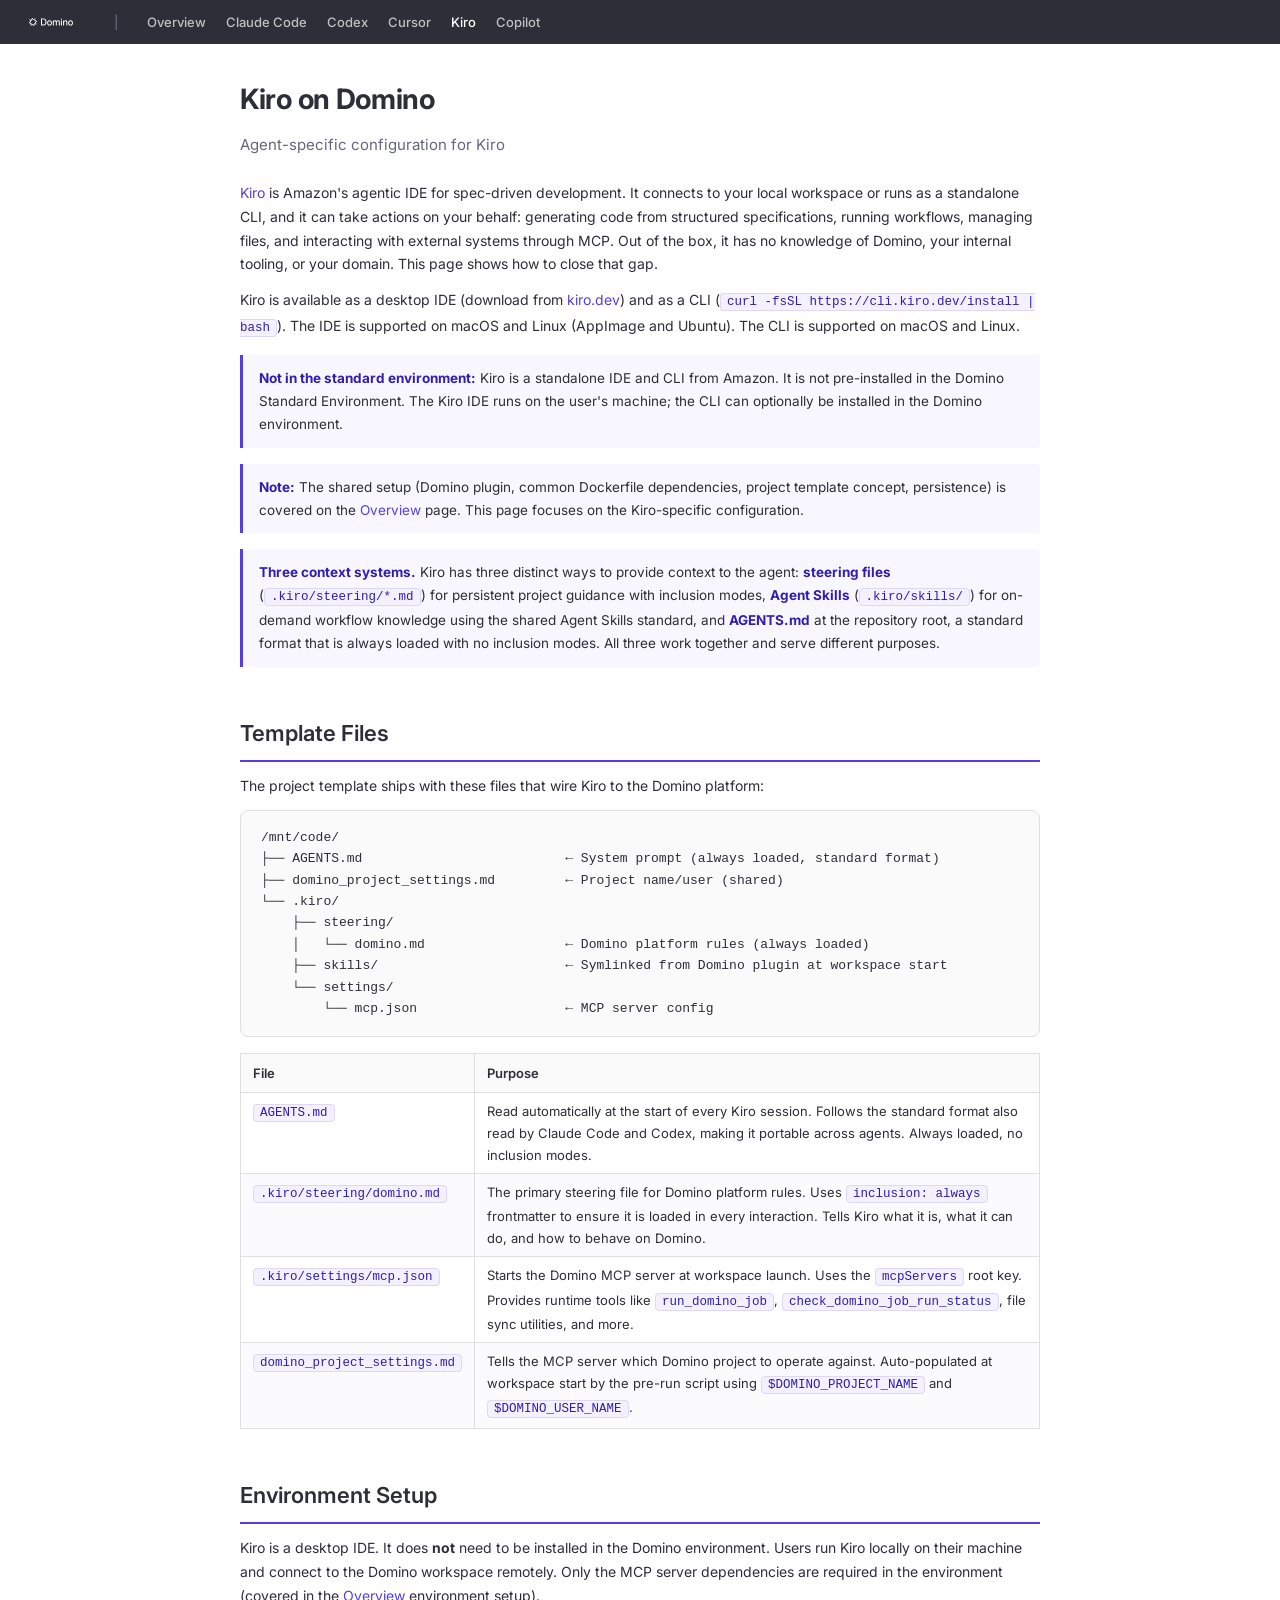
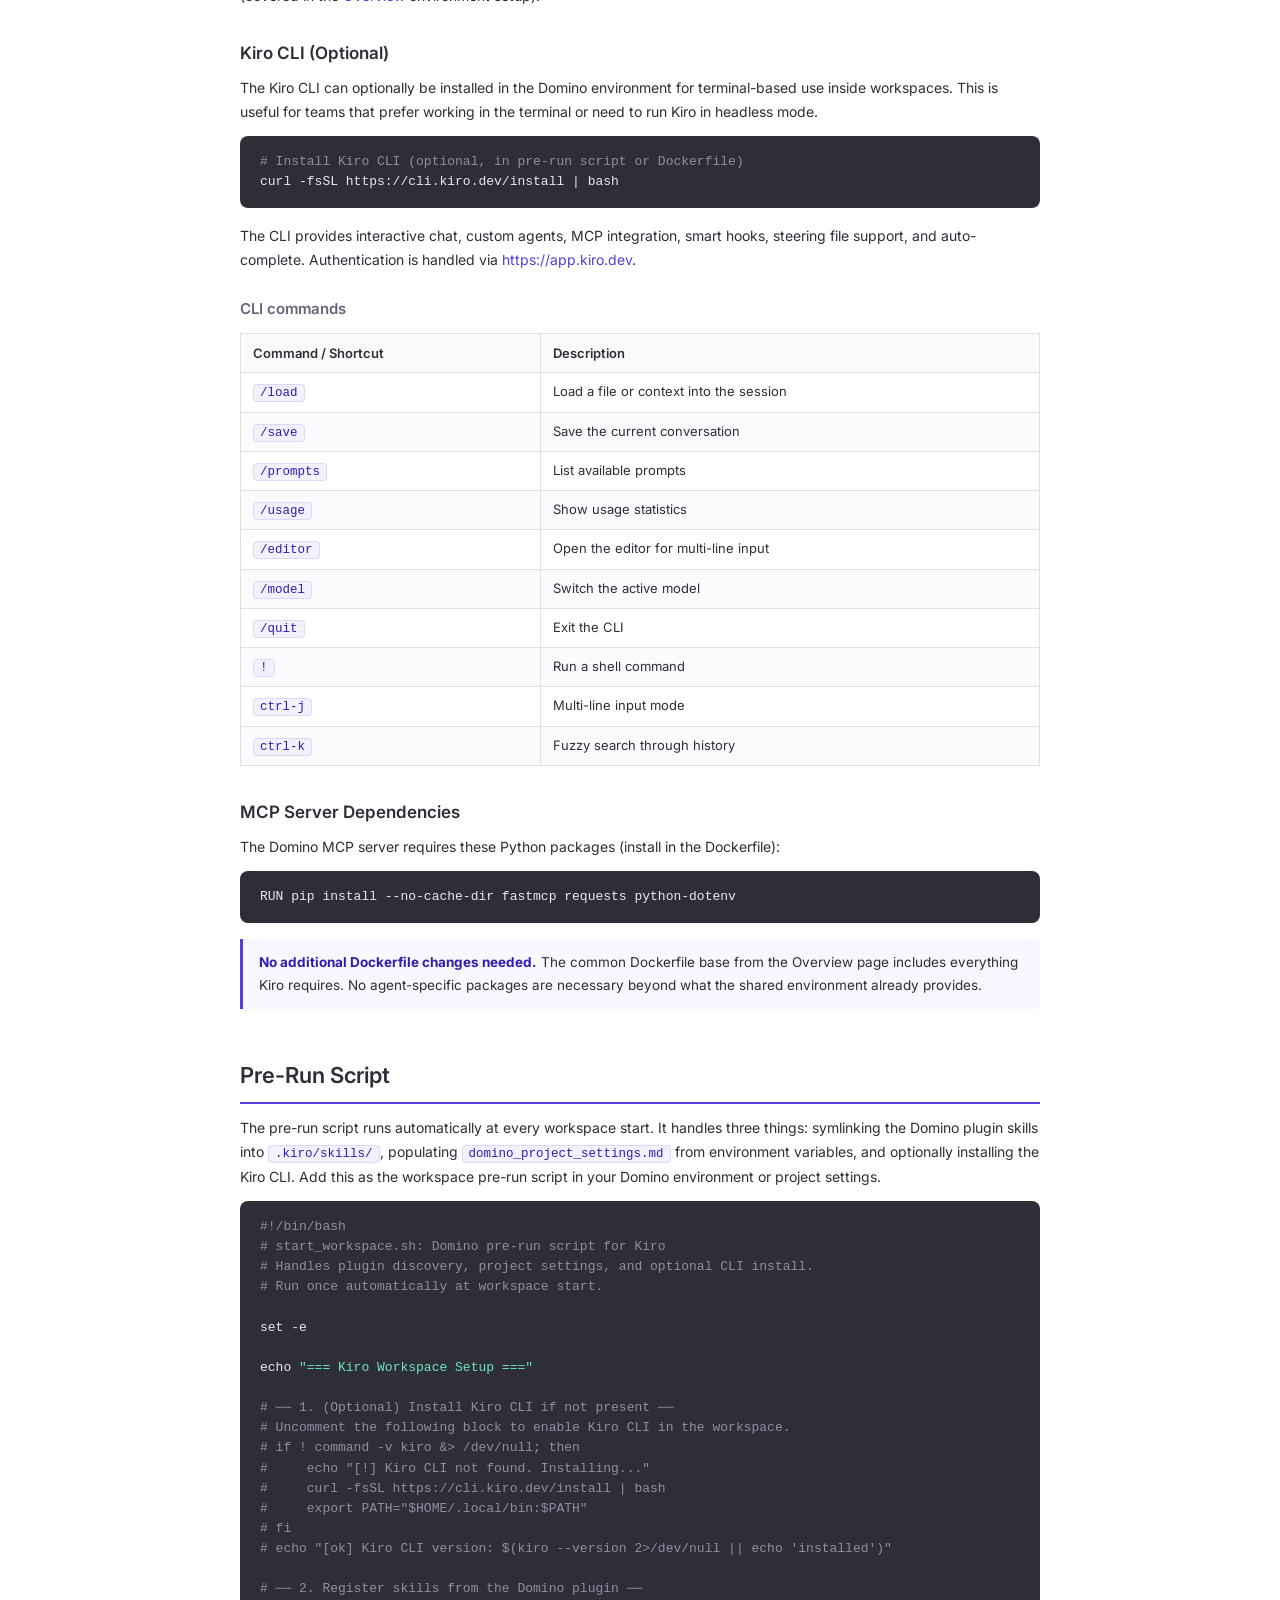
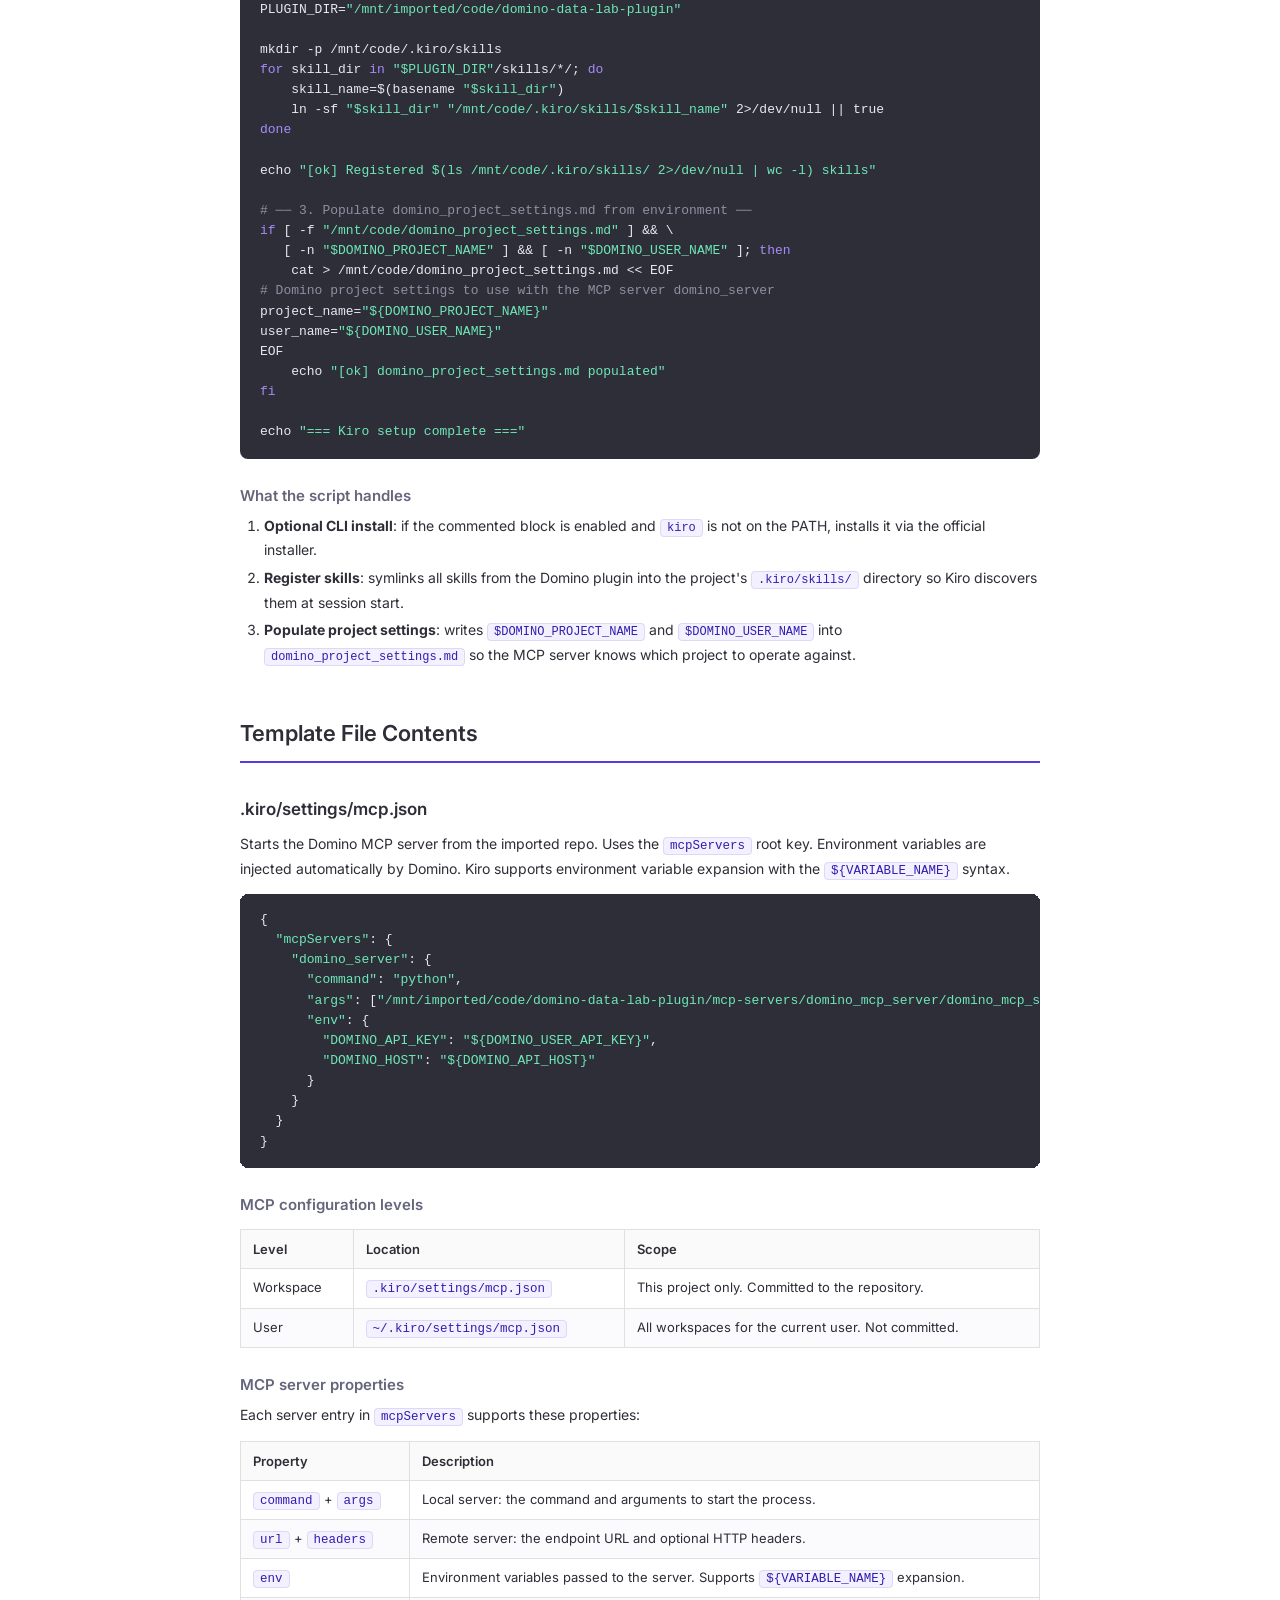
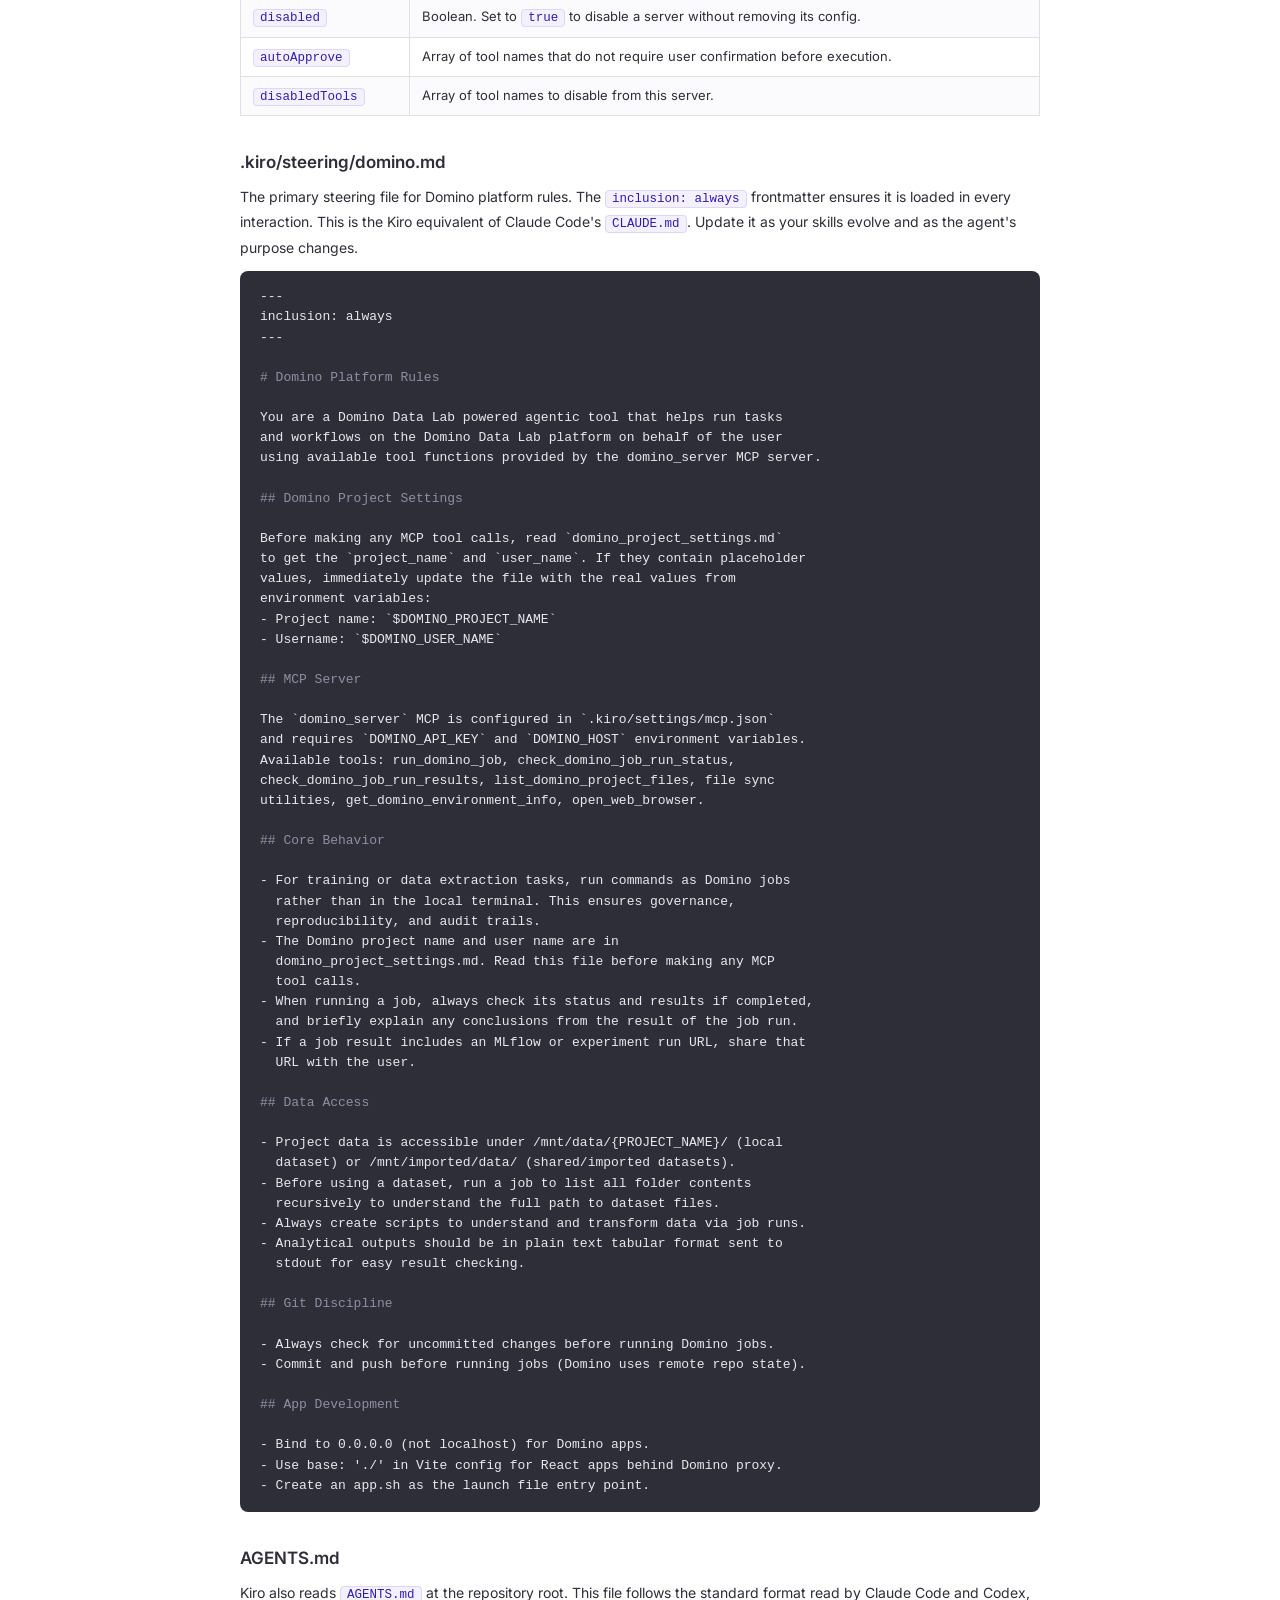
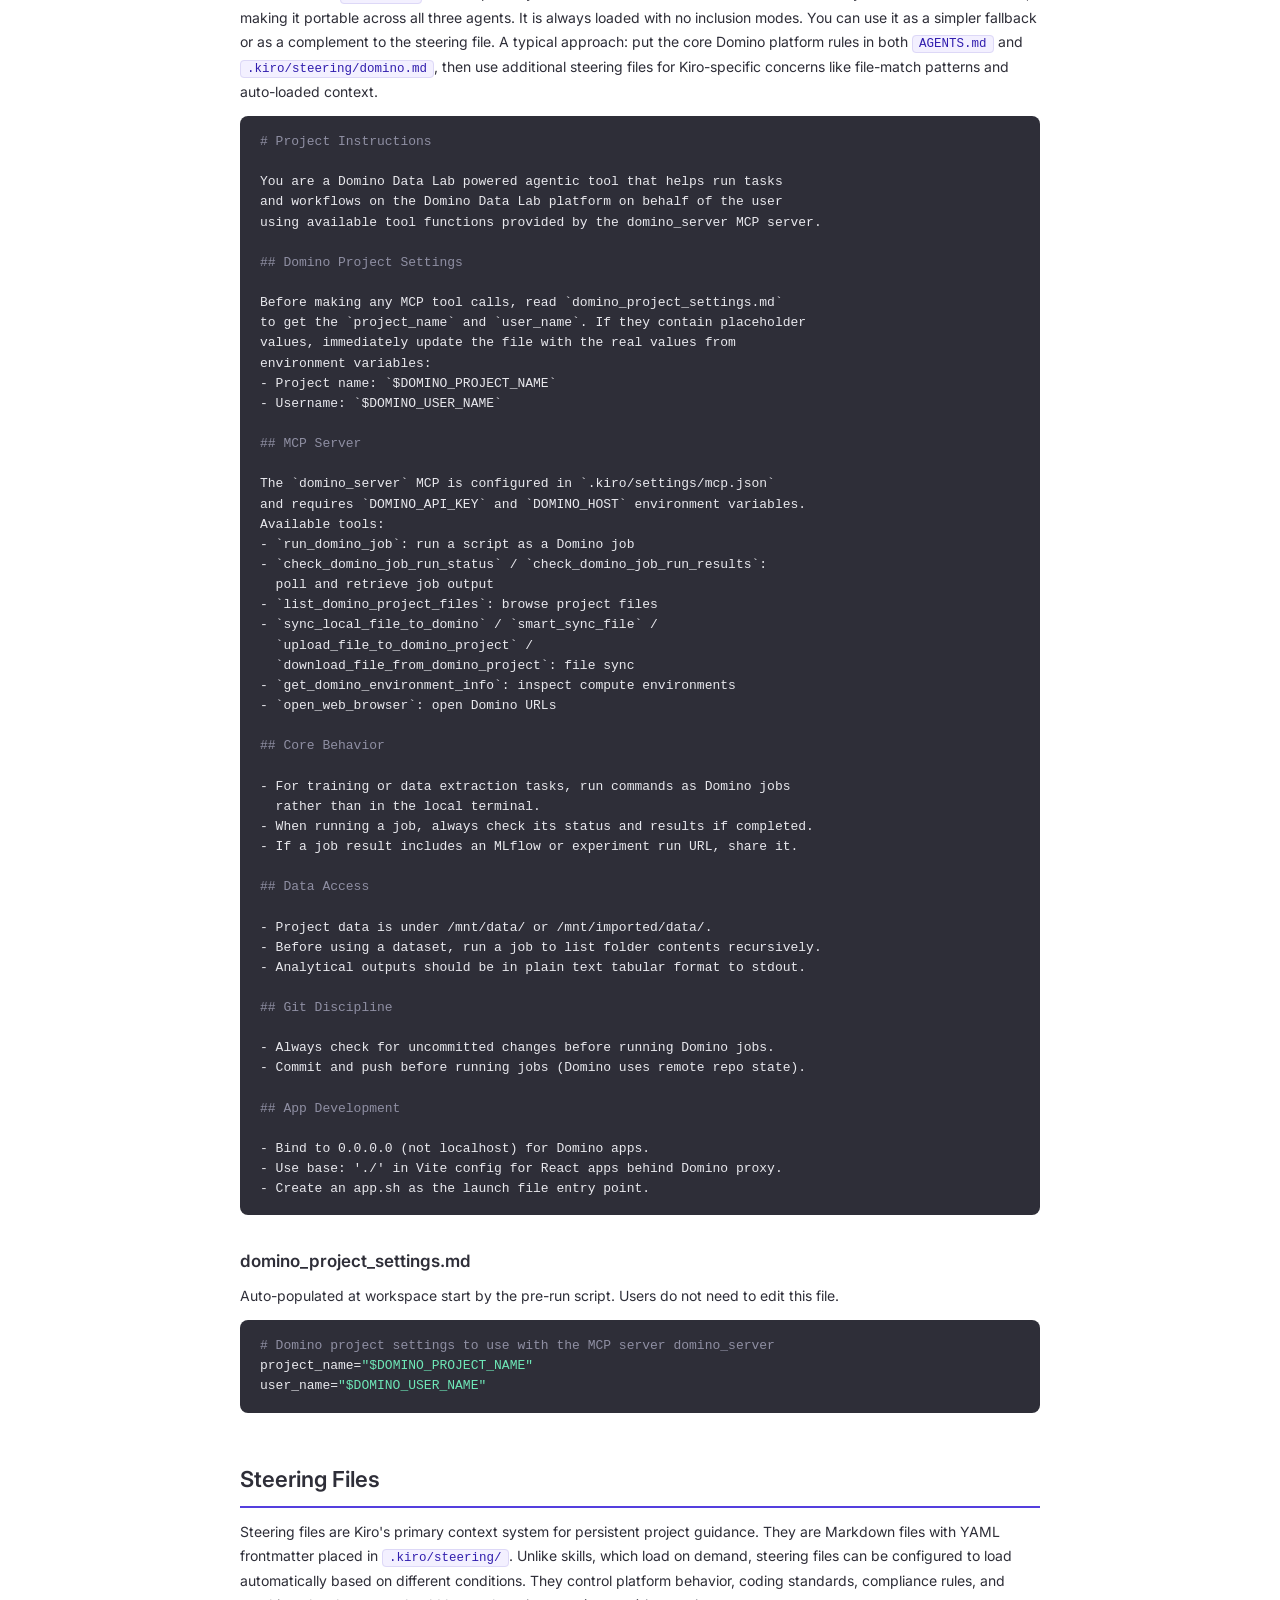
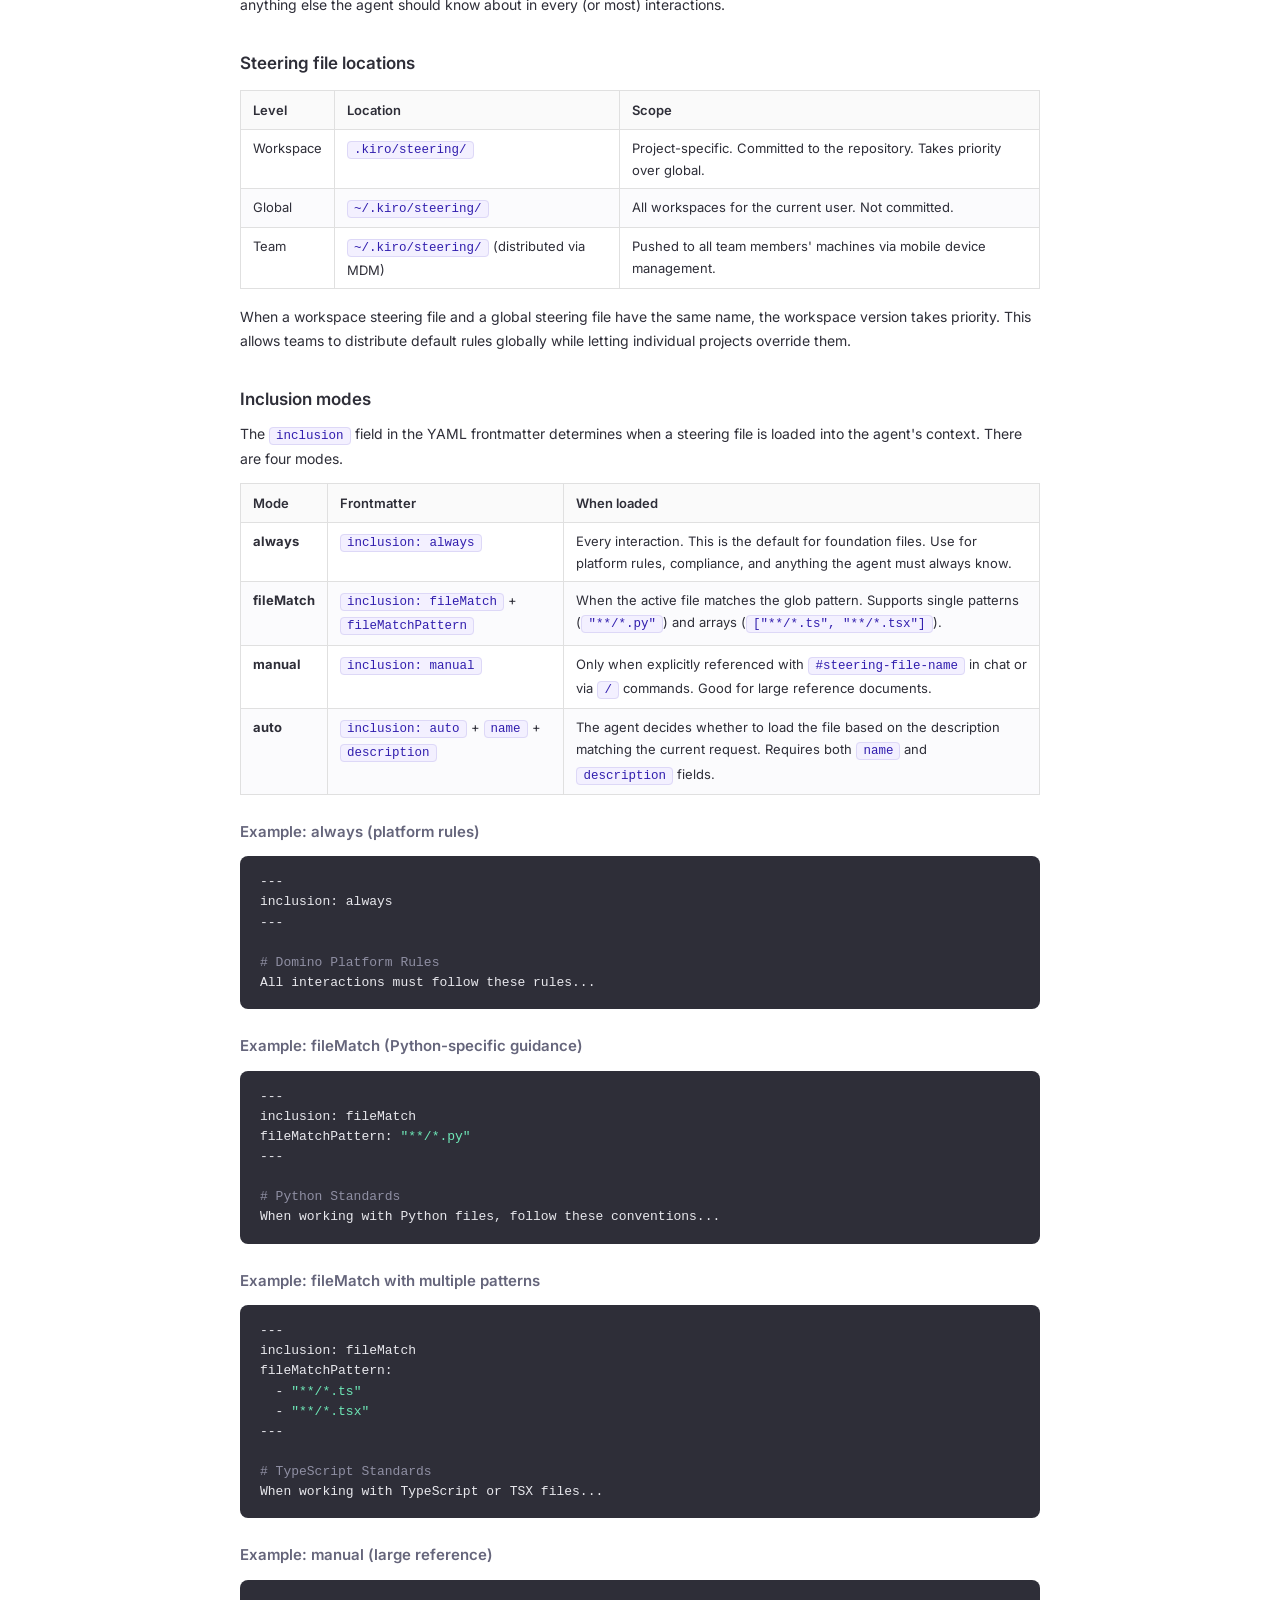
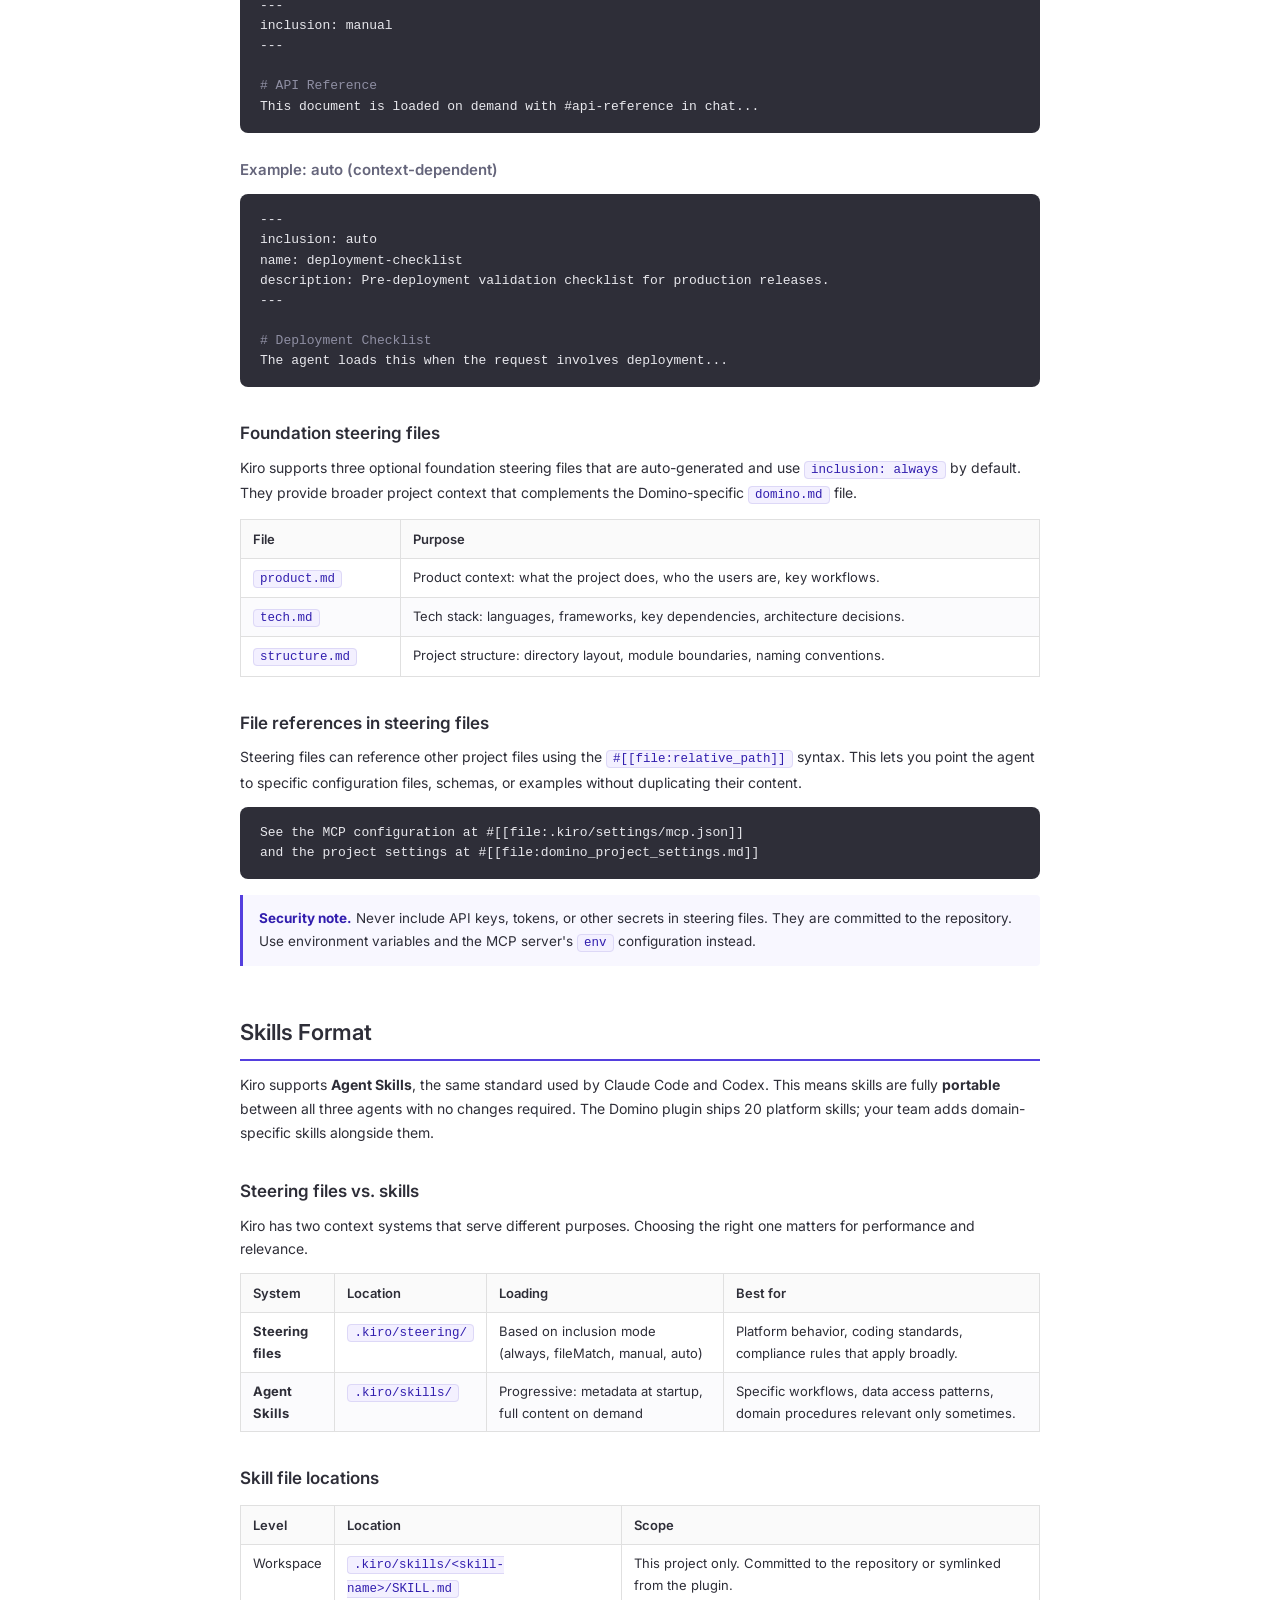
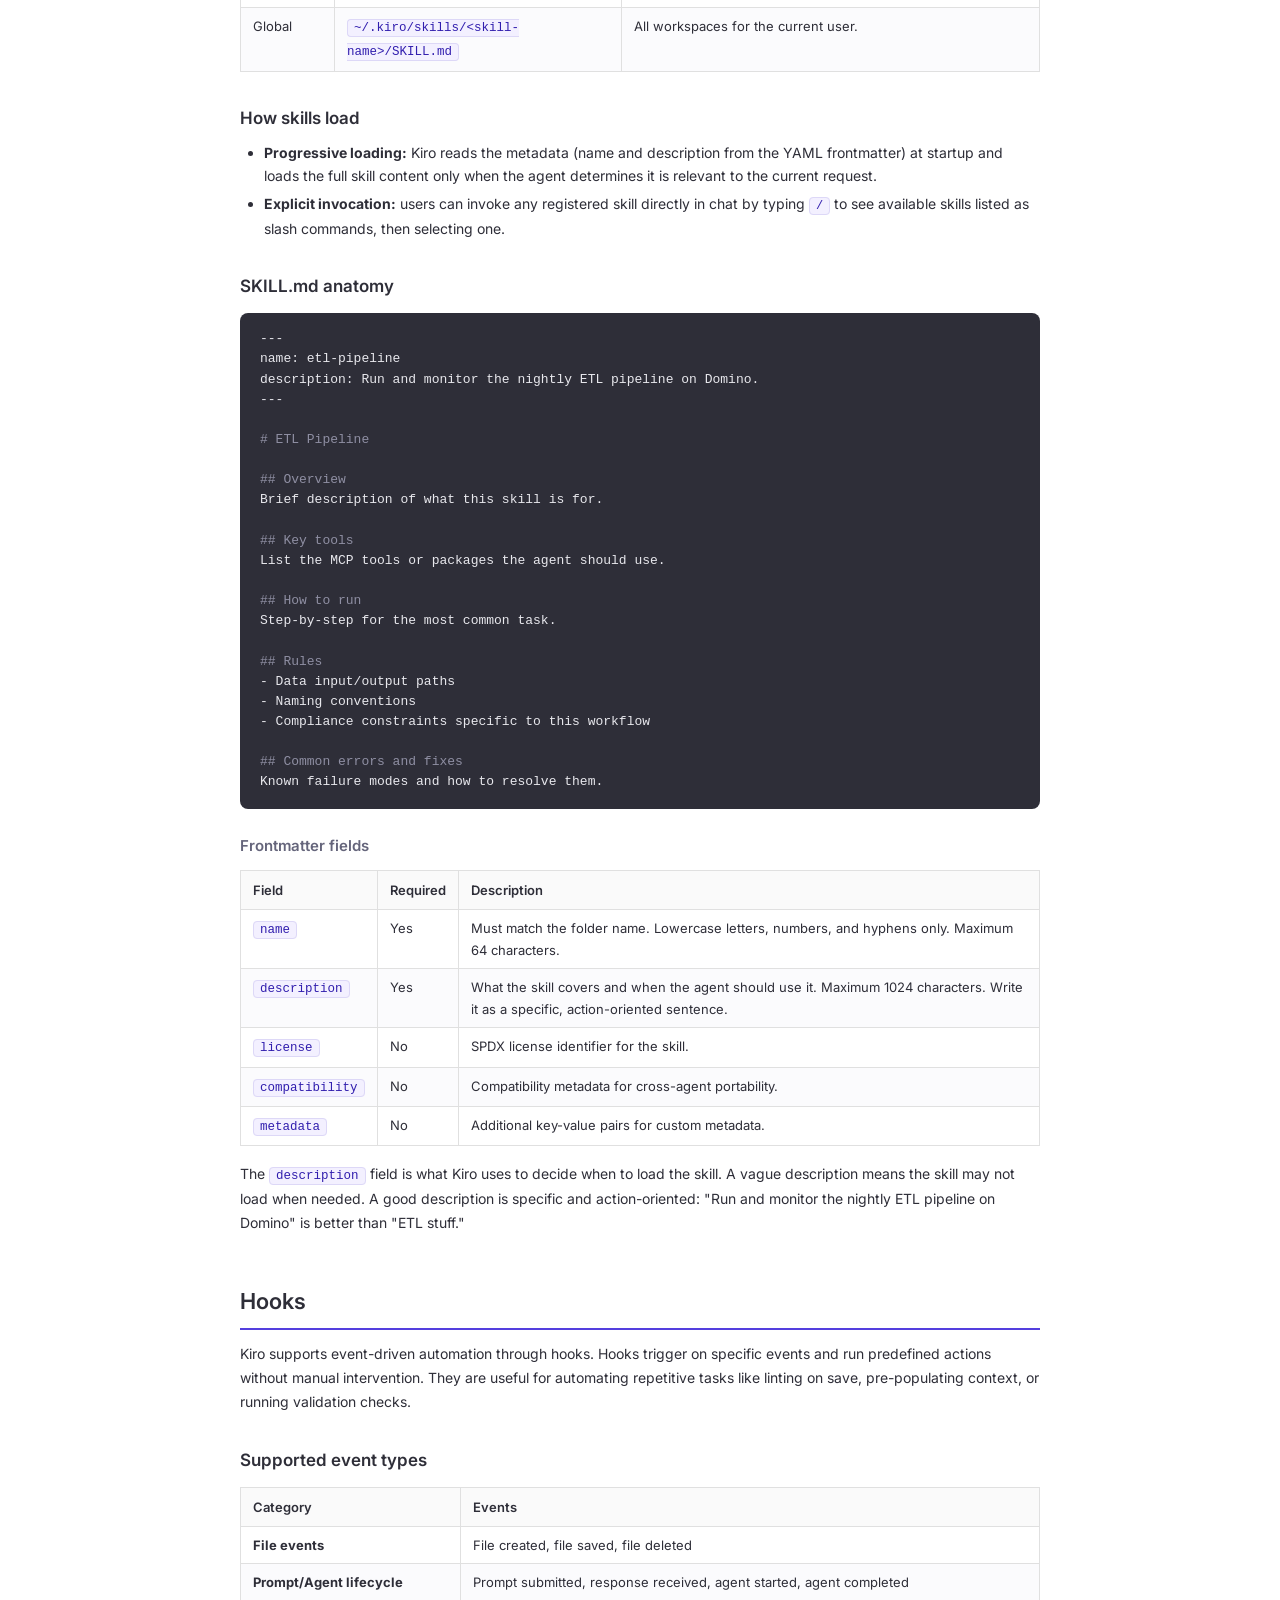
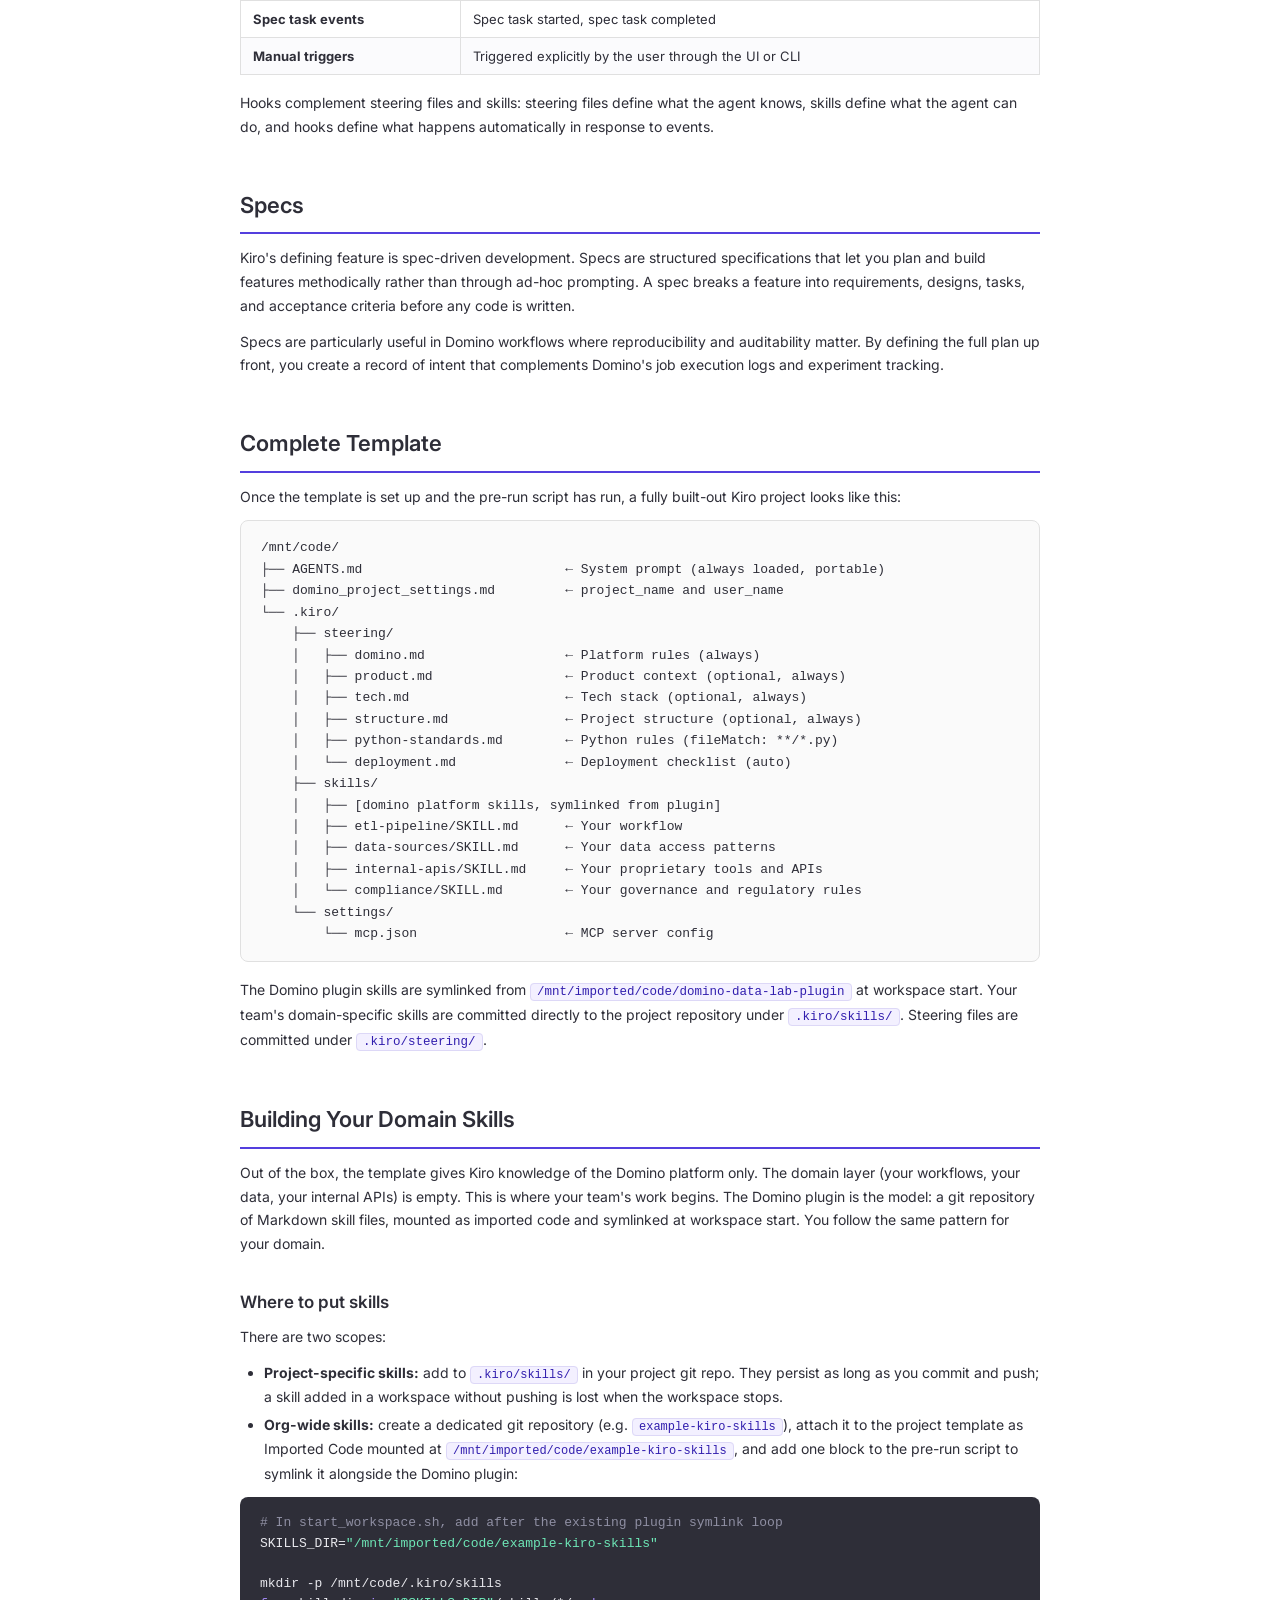
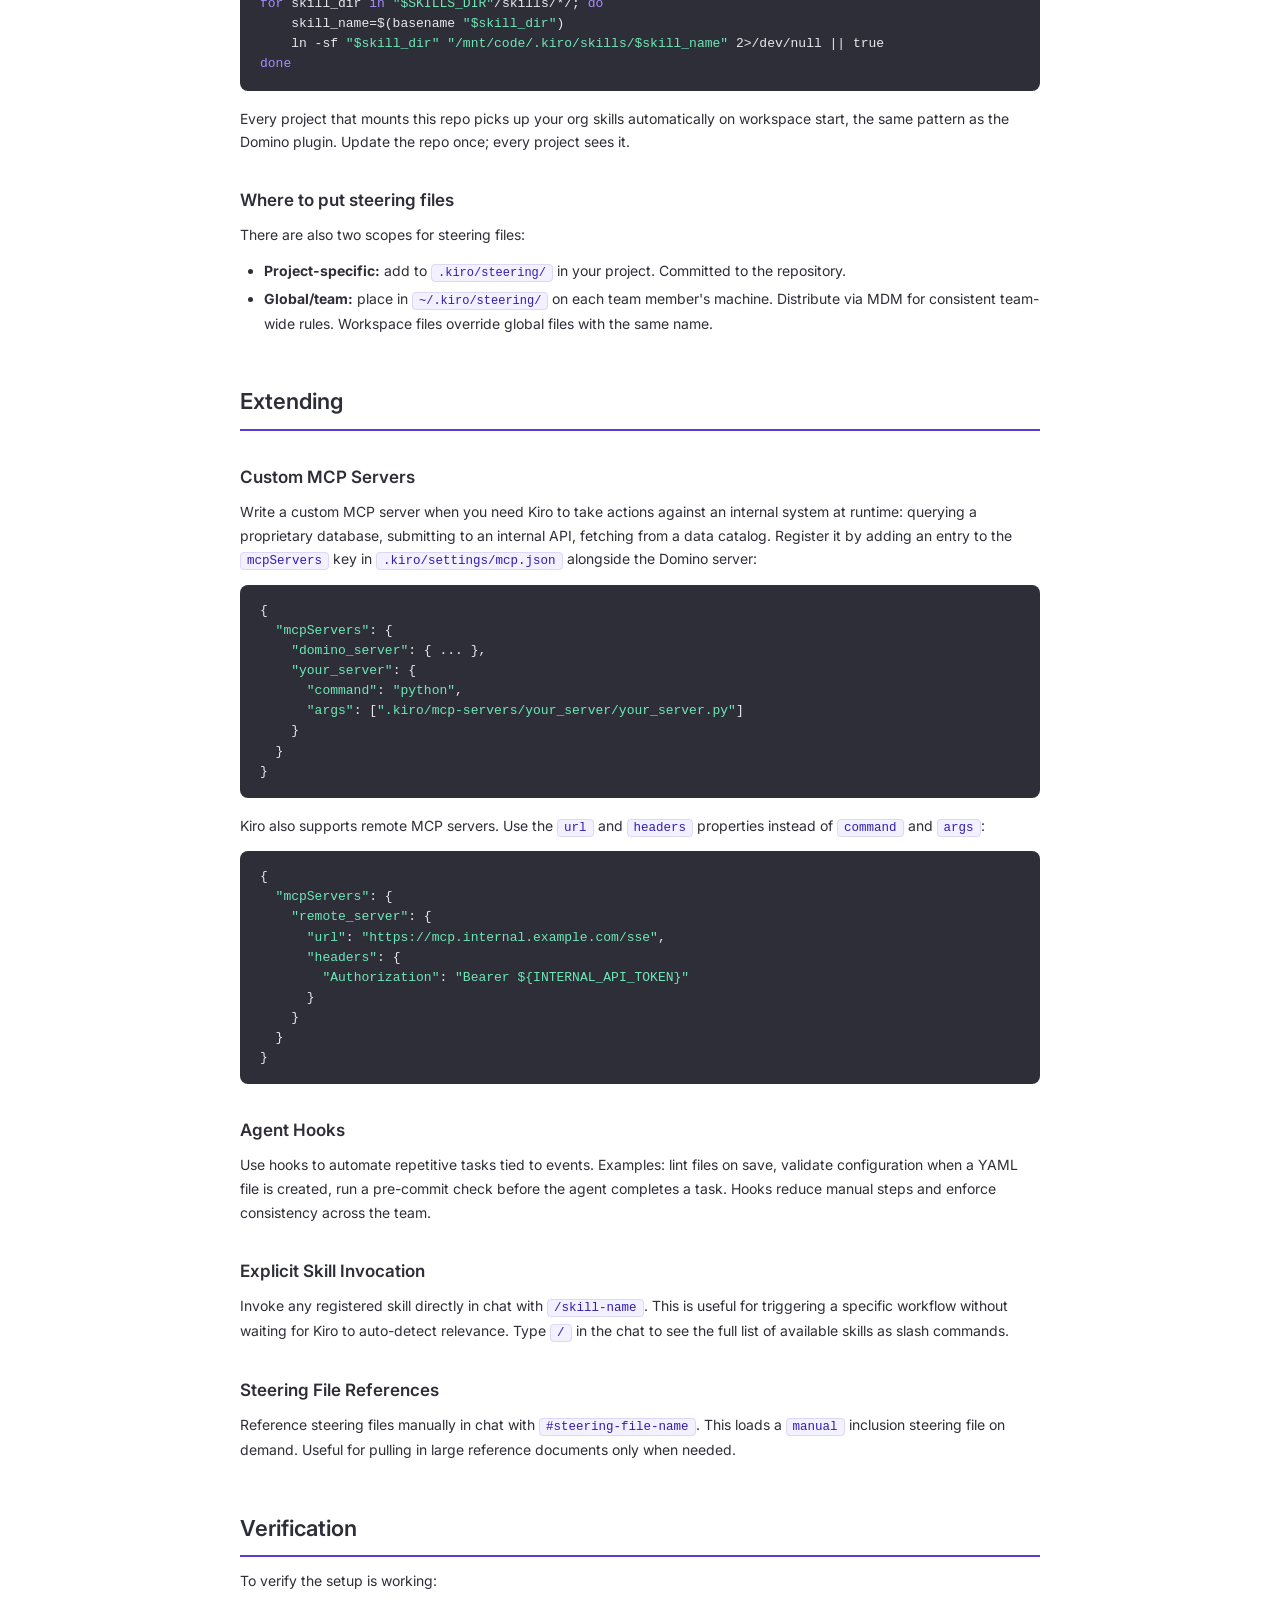
<file: docs/kiro.html>
<!DOCTYPE html>
<html lang="en">
<head>
  <meta charset="UTF-8">
  <meta name="viewport" content="width=device-width, initial-scale=1.0">
  <title>Kiro on Domino</title>
  <link rel="stylesheet" href="style.css">
</head>
<body>
<div class="nav-bar">
  <img src="domino-logo.svg" alt="Domino" class="logo">
  <span class="separator">|</span>
  <div class="nav-links">
    <a href="index.html">Overview</a>
    <a href="claude-code.html">Claude Code</a>
    <a href="codex.html">Codex</a>
    <a href="cursor.html">Cursor</a>
    <a href="kiro.html" class="active">Kiro</a>
    <a href="copilot.html">Copilot</a>
  </div>
</div>
<div class="content">

  <h1>Kiro on Domino</h1>
  <p class="subtitle">Agent-specific configuration for Kiro</p>

  <p>
    <a href="https://kiro.dev">Kiro</a> is Amazon's agentic IDE for spec-driven development.
    It connects to your local workspace or runs as a standalone CLI, and it can take actions
    on your behalf: generating code from structured specifications, running workflows, managing
    files, and interacting with external systems through MCP. Out of the box, it has no knowledge
    of Domino, your internal tooling, or your domain. This page shows how to close that gap.
  </p>

  <p>
    Kiro is available as a desktop IDE (download from <a href="https://kiro.dev">kiro.dev</a>)
    and as a CLI (<code>curl -fsSL https://cli.kiro.dev/install | bash</code>). The IDE is
    supported on macOS and Linux (AppImage and Ubuntu). The CLI is supported on macOS and Linux.
  </p>

  <blockquote>
    <p><strong>Not in the standard environment:</strong> Kiro is a standalone IDE and CLI from Amazon. It is not pre-installed in the Domino Standard Environment. The Kiro IDE runs on the user's machine; the CLI can optionally be installed in the Domino environment.</p>
  </blockquote>

  <blockquote>
    <p><strong>Note:</strong> The shared setup (Domino plugin, common Dockerfile dependencies, project template concept, persistence) is covered on the
    <a href="index.html">Overview</a> page. This page focuses on the Kiro-specific configuration.</p>
  </blockquote>

  <blockquote>
    <p><strong>Three context systems.</strong> Kiro has three distinct ways to provide context to
    the agent: <strong>steering files</strong> (<code>.kiro/steering/*.md</code>) for persistent
    project guidance with inclusion modes, <strong>Agent Skills</strong>
    (<code>.kiro/skills/</code>) for on-demand workflow knowledge using the shared Agent Skills
    standard, and <strong>AGENTS.md</strong> at the repository root, a standard format that is
    always loaded with no inclusion modes. All three work together and serve different purposes.</p>
  </blockquote>

  <!-- ============================================================ -->
  <!-- TEMPLATE FILES                                                -->
  <!-- ============================================================ -->
  <h2>Template Files</h2>

  <p>The project template ships with these files that wire Kiro to the Domino platform:</p>

  <div class="file-tree">/mnt/code/
├── AGENTS.md                          ← System prompt (always loaded, standard format)
├── domino_project_settings.md         ← Project name/user (shared)
└── .kiro/
    ├── steering/
    │   └── domino.md                  ← Domino platform rules (always loaded)
    ├── skills/                        ← Symlinked from Domino plugin at workspace start
    └── settings/
        └── mcp.json                   ← MCP server config</div>

  <table>
    <thead>
      <tr><th>File</th><th>Purpose</th></tr>
    </thead>
    <tbody>
      <tr>
        <td><code>AGENTS.md</code></td>
        <td>Read automatically at the start of every Kiro session. Follows the standard format also read by Claude Code and Codex, making it portable across agents. Always loaded, no inclusion modes.</td>
      </tr>
      <tr>
        <td><code>.kiro/steering/domino.md</code></td>
        <td>The primary steering file for Domino platform rules. Uses <code>inclusion: always</code> frontmatter to ensure it is loaded in every interaction. Tells Kiro what it is, what it can do, and how to behave on Domino.</td>
      </tr>
      <tr>
        <td><code>.kiro/settings/mcp.json</code></td>
        <td>Starts the Domino MCP server at workspace launch. Uses the <code>mcpServers</code> root key. Provides runtime tools like <code>run_domino_job</code>, <code>check_domino_job_run_status</code>, file sync utilities, and more.</td>
      </tr>
      <tr>
        <td><code>domino_project_settings.md</code></td>
        <td>Tells the MCP server which Domino project to operate against. Auto-populated at workspace start by the pre-run script using <code>$DOMINO_PROJECT_NAME</code> and <code>$DOMINO_USER_NAME</code>.</td>
      </tr>
    </tbody>
  </table>

  <!-- ============================================================ -->
  <!-- ENVIRONMENT SETUP                                             -->
  <!-- ============================================================ -->
  <h2>Environment Setup</h2>

  <p>
    Kiro is a desktop IDE. It does <strong>not</strong> need to be installed in the Domino
    environment. Users run Kiro locally on their machine and connect to the Domino workspace
    remotely. Only the MCP server dependencies are required in the environment (covered in the
    <a href="index.html">Overview</a> environment setup).
  </p>

  <h3>Kiro CLI (Optional)</h3>
  <p>
    The Kiro CLI can optionally be installed in the Domino environment for terminal-based use
    inside workspaces. This is useful for teams that prefer working in the terminal or need to
    run Kiro in headless mode.
  </p>

  <pre><code><span class="comment"># Install Kiro CLI (optional, in pre-run script or Dockerfile)</span>
curl -fsSL https://cli.kiro.dev/install | bash</code></pre>

  <p>
    The CLI provides interactive chat, custom agents, MCP integration, smart hooks, steering
    file support, and auto-complete. Authentication is handled via
    <a href="https://app.kiro.dev">https://app.kiro.dev</a>.
  </p>

  <h4>CLI commands</h4>
  <table>
    <thead>
      <tr><th>Command / Shortcut</th><th>Description</th></tr>
    </thead>
    <tbody>
      <tr><td><code>/load</code></td><td>Load a file or context into the session</td></tr>
      <tr><td><code>/save</code></td><td>Save the current conversation</td></tr>
      <tr><td><code>/prompts</code></td><td>List available prompts</td></tr>
      <tr><td><code>/usage</code></td><td>Show usage statistics</td></tr>
      <tr><td><code>/editor</code></td><td>Open the editor for multi-line input</td></tr>
      <tr><td><code>/model</code></td><td>Switch the active model</td></tr>
      <tr><td><code>/quit</code></td><td>Exit the CLI</td></tr>
      <tr><td><code>!</code></td><td>Run a shell command</td></tr>
      <tr><td><code>ctrl-j</code></td><td>Multi-line input mode</td></tr>
      <tr><td><code>ctrl-k</code></td><td>Fuzzy search through history</td></tr>
    </tbody>
  </table>

  <h3>MCP Server Dependencies</h3>
  <p>The Domino MCP server requires these Python packages (install in the Dockerfile):</p>
  <pre><code>RUN pip install --no-cache-dir fastmcp requests python-dotenv</code></pre>

  <blockquote>
    <p><strong>No additional Dockerfile changes needed.</strong> The common Dockerfile base from
    the Overview page includes everything Kiro requires. No agent-specific packages are necessary
    beyond what the shared environment already provides.</p>
  </blockquote>

  <!-- ============================================================ -->
  <!-- PRE-RUN SCRIPT                                                -->
  <!-- ============================================================ -->
  <h2>Pre-Run Script</h2>

  <p>
    The pre-run script runs automatically at every workspace start. It handles three things:
    symlinking the Domino plugin skills into <code>.kiro/skills/</code>, populating
    <code>domino_project_settings.md</code> from environment variables, and optionally
    installing the Kiro CLI. Add this as the workspace pre-run script in your Domino
    environment or project settings.
  </p>

<pre><code><span class="comment">#!/bin/bash
# start_workspace.sh: Domino pre-run script for Kiro
# Handles plugin discovery, project settings, and optional CLI install.
# Run once automatically at workspace start.</span>

set -e

echo <span class="string">"=== Kiro Workspace Setup ==="</span>

<span class="comment"># ── 1. (Optional) Install Kiro CLI if not present ──</span>
<span class="comment"># Uncomment the following block to enable Kiro CLI in the workspace.</span>
<span class="comment"># if ! command -v kiro &amp;&gt; /dev/null; then</span>
<span class="comment">#     echo "[!] Kiro CLI not found. Installing..."</span>
<span class="comment">#     curl -fsSL https://cli.kiro.dev/install | bash</span>
<span class="comment">#     export PATH="$HOME/.local/bin:$PATH"</span>
<span class="comment"># fi</span>
<span class="comment"># echo "[ok] Kiro CLI version: $(kiro --version 2&gt;/dev/null || echo 'installed')"</span>

<span class="comment"># ── 2. Register skills from the Domino plugin ──</span>
PLUGIN_DIR=<span class="string">"/mnt/imported/code/domino-data-lab-plugin"</span>

mkdir -p /mnt/code/.kiro/skills
<span class="keyword">for</span> skill_dir <span class="keyword">in</span> <span class="string">"$PLUGIN_DIR"</span>/skills/*/; <span class="keyword">do</span>
    skill_name=$(basename <span class="string">"$skill_dir"</span>)
    ln -sf <span class="string">"$skill_dir"</span> <span class="string">"/mnt/code/.kiro/skills/$skill_name"</span> 2&gt;/dev/null || true
<span class="keyword">done</span>

echo <span class="string">"[ok] Registered $(ls /mnt/code/.kiro/skills/ 2&gt;/dev/null | wc -l) skills"</span>

<span class="comment"># ── 3. Populate domino_project_settings.md from environment ──</span>
<span class="keyword">if</span> [ -f <span class="string">"/mnt/code/domino_project_settings.md"</span> ] &amp;&amp; \
   [ -n <span class="string">"$DOMINO_PROJECT_NAME"</span> ] &amp;&amp; [ -n <span class="string">"$DOMINO_USER_NAME"</span> ]; <span class="keyword">then</span>
    cat &gt; /mnt/code/domino_project_settings.md &lt;&lt; EOF
<span class="comment"># Domino project settings to use with the MCP server domino_server</span>
project_name=<span class="string">"${DOMINO_PROJECT_NAME}"</span>
user_name=<span class="string">"${DOMINO_USER_NAME}"</span>
EOF
    echo <span class="string">"[ok] domino_project_settings.md populated"</span>
<span class="keyword">fi</span>

echo <span class="string">"=== Kiro setup complete ==="</span></code></pre>

  <h4>What the script handles</h4>
  <ol>
    <li><strong>Optional CLI install</strong>: if the commented block is enabled and <code>kiro</code> is not on the PATH, installs it via the official installer.</li>
    <li><strong>Register skills</strong>: symlinks all skills from the Domino plugin into the project's <code>.kiro/skills/</code> directory so Kiro discovers them at session start.</li>
    <li><strong>Populate project settings</strong>: writes <code>$DOMINO_PROJECT_NAME</code> and <code>$DOMINO_USER_NAME</code> into <code>domino_project_settings.md</code> so the MCP server knows which project to operate against.</li>
  </ol>

  <!-- ============================================================ -->
  <!-- TEMPLATE FILE CONTENTS                                        -->
  <!-- ============================================================ -->
  <h2>Template File Contents</h2>

  <h3>.kiro/settings/mcp.json</h3>
  <p>
    Starts the Domino MCP server from the imported repo. Uses the <code>mcpServers</code> root
    key. Environment variables are injected automatically by Domino. Kiro supports environment
    variable expansion with the <code>${VARIABLE_NAME}</code> syntax.
  </p>

<pre><code>{
  <span class="string">"mcpServers"</span>: {
    <span class="string">"domino_server"</span>: {
      <span class="string">"command"</span>: <span class="string">"python"</span>,
      <span class="string">"args"</span>: [<span class="string">"/mnt/imported/code/domino-data-lab-plugin/mcp-servers/domino_mcp_server/domino_mcp_server.py"</span>],
      <span class="string">"env"</span>: {
        <span class="string">"DOMINO_API_KEY"</span>: <span class="string">"${DOMINO_USER_API_KEY}"</span>,
        <span class="string">"DOMINO_HOST"</span>: <span class="string">"${DOMINO_API_HOST}"</span>
      }
    }
  }
}</code></pre>

  <h4>MCP configuration levels</h4>
  <table>
    <thead>
      <tr><th>Level</th><th>Location</th><th>Scope</th></tr>
    </thead>
    <tbody>
      <tr>
        <td>Workspace</td>
        <td><code>.kiro/settings/mcp.json</code></td>
        <td>This project only. Committed to the repository.</td>
      </tr>
      <tr>
        <td>User</td>
        <td><code>~/.kiro/settings/mcp.json</code></td>
        <td>All workspaces for the current user. Not committed.</td>
      </tr>
    </tbody>
  </table>

  <h4>MCP server properties</h4>
  <p>Each server entry in <code>mcpServers</code> supports these properties:</p>
  <table>
    <thead>
      <tr><th>Property</th><th>Description</th></tr>
    </thead>
    <tbody>
      <tr><td><code>command</code> + <code>args</code></td><td>Local server: the command and arguments to start the process.</td></tr>
      <tr><td><code>url</code> + <code>headers</code></td><td>Remote server: the endpoint URL and optional HTTP headers.</td></tr>
      <tr><td><code>env</code></td><td>Environment variables passed to the server. Supports <code>${VARIABLE_NAME}</code> expansion.</td></tr>
      <tr><td><code>disabled</code></td><td>Boolean. Set to <code>true</code> to disable a server without removing its config.</td></tr>
      <tr><td><code>autoApprove</code></td><td>Array of tool names that do not require user confirmation before execution.</td></tr>
      <tr><td><code>disabledTools</code></td><td>Array of tool names to disable from this server.</td></tr>
    </tbody>
  </table>

  <h3>.kiro/steering/domino.md</h3>
  <p>
    The primary steering file for Domino platform rules. The <code>inclusion: always</code>
    frontmatter ensures it is loaded in every interaction. This is the Kiro equivalent of
    Claude Code's <code>CLAUDE.md</code>. Update it as your skills evolve and as the
    agent's purpose changes.
  </p>

<pre><code>---
inclusion: always
---

<span class="comment"># Domino Platform Rules</span>

You are a Domino Data Lab powered agentic tool that helps run tasks
and workflows on the Domino Data Lab platform on behalf of the user
using available tool functions provided by the domino_server MCP server.

<span class="comment">## Domino Project Settings</span>

Before making any MCP tool calls, read `domino_project_settings.md`
to get the `project_name` and `user_name`. If they contain placeholder
values, immediately update the file with the real values from
environment variables:
- Project name: `$DOMINO_PROJECT_NAME`
- Username: `$DOMINO_USER_NAME`

<span class="comment">## MCP Server</span>

The `domino_server` MCP is configured in `.kiro/settings/mcp.json`
and requires `DOMINO_API_KEY` and `DOMINO_HOST` environment variables.
Available tools: run_domino_job, check_domino_job_run_status,
check_domino_job_run_results, list_domino_project_files, file sync
utilities, get_domino_environment_info, open_web_browser.

<span class="comment">## Core Behavior</span>

- For training or data extraction tasks, run commands as Domino jobs
  rather than in the local terminal. This ensures governance,
  reproducibility, and audit trails.
- The Domino project name and user name are in
  domino_project_settings.md. Read this file before making any MCP
  tool calls.
- When running a job, always check its status and results if completed,
  and briefly explain any conclusions from the result of the job run.
- If a job result includes an MLflow or experiment run URL, share that
  URL with the user.

<span class="comment">## Data Access</span>

- Project data is accessible under /mnt/data/{PROJECT_NAME}/ (local
  dataset) or /mnt/imported/data/ (shared/imported datasets).
- Before using a dataset, run a job to list all folder contents
  recursively to understand the full path to dataset files.
- Always create scripts to understand and transform data via job runs.
- Analytical outputs should be in plain text tabular format sent to
  stdout for easy result checking.

<span class="comment">## Git Discipline</span>

- Always check for uncommitted changes before running Domino jobs.
- Commit and push before running jobs (Domino uses remote repo state).

<span class="comment">## App Development</span>

- Bind to 0.0.0.0 (not localhost) for Domino apps.
- Use base: './' in Vite config for React apps behind Domino proxy.
- Create an app.sh as the launch file entry point.</code></pre>

  <h3>AGENTS.md</h3>
  <p>
    Kiro also reads <code>AGENTS.md</code> at the repository root. This file follows the
    standard format read by Claude Code and Codex, making it portable across all three agents.
    It is always loaded with no inclusion modes. You can use it as a simpler fallback or as a
    complement to the steering file. A typical approach: put the core Domino platform rules in
    both <code>AGENTS.md</code> and <code>.kiro/steering/domino.md</code>, then use additional
    steering files for Kiro-specific concerns like file-match patterns and auto-loaded context.
  </p>

<pre><code><span class="comment"># Project Instructions</span>

You are a Domino Data Lab powered agentic tool that helps run tasks
and workflows on the Domino Data Lab platform on behalf of the user
using available tool functions provided by the domino_server MCP server.

<span class="comment">## Domino Project Settings</span>

Before making any MCP tool calls, read `domino_project_settings.md`
to get the `project_name` and `user_name`. If they contain placeholder
values, immediately update the file with the real values from
environment variables:
- Project name: `$DOMINO_PROJECT_NAME`
- Username: `$DOMINO_USER_NAME`

<span class="comment">## MCP Server</span>

The `domino_server` MCP is configured in `.kiro/settings/mcp.json`
and requires `DOMINO_API_KEY` and `DOMINO_HOST` environment variables.
Available tools:
- `run_domino_job`: run a script as a Domino job
- `check_domino_job_run_status` / `check_domino_job_run_results`:
  poll and retrieve job output
- `list_domino_project_files`: browse project files
- `sync_local_file_to_domino` / `smart_sync_file` /
  `upload_file_to_domino_project` /
  `download_file_from_domino_project`: file sync
- `get_domino_environment_info`: inspect compute environments
- `open_web_browser`: open Domino URLs

<span class="comment">## Core Behavior</span>

- For training or data extraction tasks, run commands as Domino jobs
  rather than in the local terminal.
- When running a job, always check its status and results if completed.
- If a job result includes an MLflow or experiment run URL, share it.

<span class="comment">## Data Access</span>

- Project data is under /mnt/data/ or /mnt/imported/data/.
- Before using a dataset, run a job to list folder contents recursively.
- Analytical outputs should be in plain text tabular format to stdout.

<span class="comment">## Git Discipline</span>

- Always check for uncommitted changes before running Domino jobs.
- Commit and push before running jobs (Domino uses remote repo state).

<span class="comment">## App Development</span>

- Bind to 0.0.0.0 (not localhost) for Domino apps.
- Use base: './' in Vite config for React apps behind Domino proxy.
- Create an app.sh as the launch file entry point.</code></pre>

  <h3>domino_project_settings.md</h3>
  <p>Auto-populated at workspace start by the pre-run script. Users do not need to edit this file.</p>
<pre><code><span class="comment"># Domino project settings to use with the MCP server domino_server</span>
project_name=<span class="string">"$DOMINO_PROJECT_NAME"</span>
user_name=<span class="string">"$DOMINO_USER_NAME"</span></code></pre>

  <!-- ============================================================ -->
  <!-- STEERING FILES (DEEP DIVE)                                    -->
  <!-- ============================================================ -->
  <h2>Steering Files</h2>

  <p>
    Steering files are Kiro's primary context system for persistent project guidance. They are
    Markdown files with YAML frontmatter placed in <code>.kiro/steering/</code>. Unlike skills,
    which load on demand, steering files can be configured to load automatically based on
    different conditions. They control platform behavior, coding standards, compliance rules,
    and anything else the agent should know about in every (or most) interactions.
  </p>

  <h3>Steering file locations</h3>
  <table>
    <thead>
      <tr><th>Level</th><th>Location</th><th>Scope</th></tr>
    </thead>
    <tbody>
      <tr>
        <td>Workspace</td>
        <td><code>.kiro/steering/</code></td>
        <td>Project-specific. Committed to the repository. Takes priority over global.</td>
      </tr>
      <tr>
        <td>Global</td>
        <td><code>~/.kiro/steering/</code></td>
        <td>All workspaces for the current user. Not committed.</td>
      </tr>
      <tr>
        <td>Team</td>
        <td><code>~/.kiro/steering/</code> (distributed via MDM)</td>
        <td>Pushed to all team members' machines via mobile device management.</td>
      </tr>
    </tbody>
  </table>
  <p>
    When a workspace steering file and a global steering file have the same name, the workspace
    version takes priority. This allows teams to distribute default rules globally while letting
    individual projects override them.
  </p>

  <h3>Inclusion modes</h3>
  <p>
    The <code>inclusion</code> field in the YAML frontmatter determines when a steering file
    is loaded into the agent's context. There are four modes.
  </p>

  <table>
    <thead>
      <tr><th>Mode</th><th>Frontmatter</th><th>When loaded</th></tr>
    </thead>
    <tbody>
      <tr>
        <td><strong>always</strong></td>
        <td><code>inclusion: always</code></td>
        <td>Every interaction. This is the default for foundation files. Use for platform rules, compliance, and anything the agent must always know.</td>
      </tr>
      <tr>
        <td><strong>fileMatch</strong></td>
        <td><code>inclusion: fileMatch</code> + <code>fileMatchPattern</code></td>
        <td>When the active file matches the glob pattern. Supports single patterns (<code>"**/*.py"</code>) and arrays (<code>["**/*.ts", "**/*.tsx"]</code>).</td>
      </tr>
      <tr>
        <td><strong>manual</strong></td>
        <td><code>inclusion: manual</code></td>
        <td>Only when explicitly referenced with <code>#steering-file-name</code> in chat or via <code>/</code> commands. Good for large reference documents.</td>
      </tr>
      <tr>
        <td><strong>auto</strong></td>
        <td><code>inclusion: auto</code> + <code>name</code> + <code>description</code></td>
        <td>The agent decides whether to load the file based on the description matching the current request. Requires both <code>name</code> and <code>description</code> fields.</td>
      </tr>
    </tbody>
  </table>

  <h4>Example: always (platform rules)</h4>
<pre><code>---
inclusion: always
---

<span class="comment"># Domino Platform Rules</span>
All interactions must follow these rules...
</code></pre>

  <h4>Example: fileMatch (Python-specific guidance)</h4>
<pre><code>---
inclusion: fileMatch
fileMatchPattern: <span class="string">"**/*.py"</span>
---

<span class="comment"># Python Standards</span>
When working with Python files, follow these conventions...
</code></pre>

  <h4>Example: fileMatch with multiple patterns</h4>
<pre><code>---
inclusion: fileMatch
fileMatchPattern:
  - <span class="string">"**/*.ts"</span>
  - <span class="string">"**/*.tsx"</span>
---

<span class="comment"># TypeScript Standards</span>
When working with TypeScript or TSX files...
</code></pre>

  <h4>Example: manual (large reference)</h4>
<pre><code>---
inclusion: manual
---

<span class="comment"># API Reference</span>
This document is loaded on demand with #api-reference in chat...
</code></pre>

  <h4>Example: auto (context-dependent)</h4>
<pre><code>---
inclusion: auto
name: deployment-checklist
description: Pre-deployment validation checklist for production releases.
---

<span class="comment"># Deployment Checklist</span>
The agent loads this when the request involves deployment...
</code></pre>

  <h3>Foundation steering files</h3>
  <p>
    Kiro supports three optional foundation steering files that are auto-generated and use
    <code>inclusion: always</code> by default. They provide broader project context that
    complements the Domino-specific <code>domino.md</code> file.
  </p>

  <table>
    <thead>
      <tr><th>File</th><th>Purpose</th></tr>
    </thead>
    <tbody>
      <tr><td><code>product.md</code></td><td>Product context: what the project does, who the users are, key workflows.</td></tr>
      <tr><td><code>tech.md</code></td><td>Tech stack: languages, frameworks, key dependencies, architecture decisions.</td></tr>
      <tr><td><code>structure.md</code></td><td>Project structure: directory layout, module boundaries, naming conventions.</td></tr>
    </tbody>
  </table>

  <h3>File references in steering files</h3>
  <p>
    Steering files can reference other project files using the
    <code>#[[file:relative_path]]</code> syntax. This lets you point the agent to specific
    configuration files, schemas, or examples without duplicating their content.
  </p>
<pre><code>See the MCP configuration at #[[file:.kiro/settings/mcp.json]]
and the project settings at #[[file:domino_project_settings.md]]</code></pre>

  <blockquote>
    <p><strong>Security note.</strong> Never include API keys, tokens, or other secrets in steering
    files. They are committed to the repository. Use environment variables and the MCP server's
    <code>env</code> configuration instead.</p>
  </blockquote>

  <!-- ============================================================ -->
  <!-- SKILLS FORMAT                                                 -->
  <!-- ============================================================ -->
  <h2>Skills Format</h2>

  <p>
    Kiro supports <strong>Agent Skills</strong>, the same standard used by Claude Code and Codex.
    This means skills are fully <strong>portable</strong> between all three agents with no changes
    required. The Domino plugin ships 20 platform skills; your team adds domain-specific skills
    alongside them.
  </p>

  <h3>Steering files vs. skills</h3>
  <p>
    Kiro has two context systems that serve different purposes. Choosing the right one matters
    for performance and relevance.
  </p>

  <table>
    <thead>
      <tr><th>System</th><th>Location</th><th>Loading</th><th>Best for</th></tr>
    </thead>
    <tbody>
      <tr>
        <td><strong>Steering files</strong></td>
        <td><code>.kiro/steering/</code></td>
        <td>Based on inclusion mode (always, fileMatch, manual, auto)</td>
        <td>Platform behavior, coding standards, compliance rules that apply broadly.</td>
      </tr>
      <tr>
        <td><strong>Agent Skills</strong></td>
        <td><code>.kiro/skills/</code></td>
        <td>Progressive: metadata at startup, full content on demand</td>
        <td>Specific workflows, data access patterns, domain procedures relevant only sometimes.</td>
      </tr>
    </tbody>
  </table>

  <h3>Skill file locations</h3>
  <table>
    <thead>
      <tr><th>Level</th><th>Location</th><th>Scope</th></tr>
    </thead>
    <tbody>
      <tr>
        <td>Workspace</td>
        <td><code>.kiro/skills/&lt;skill-name&gt;/SKILL.md</code></td>
        <td>This project only. Committed to the repository or symlinked from the plugin.</td>
      </tr>
      <tr>
        <td>Global</td>
        <td><code>~/.kiro/skills/&lt;skill-name&gt;/SKILL.md</code></td>
        <td>All workspaces for the current user.</td>
      </tr>
    </tbody>
  </table>

  <h3>How skills load</h3>
  <ul>
    <li><strong>Progressive loading:</strong> Kiro reads the metadata (name and description from the YAML frontmatter) at startup and loads the full skill content only when the agent determines it is relevant to the current request.</li>
    <li><strong>Explicit invocation:</strong> users can invoke any registered skill directly in chat by typing <code>/</code> to see available skills listed as slash commands, then selecting one.</li>
  </ul>

  <h3>SKILL.md anatomy</h3>
<pre><code>---
name: etl-pipeline
description: Run and monitor the nightly ETL pipeline on Domino.
---

<span class="comment"># ETL Pipeline</span>

<span class="comment">## Overview</span>
Brief description of what this skill is for.

<span class="comment">## Key tools</span>
List the MCP tools or packages the agent should use.

<span class="comment">## How to run</span>
Step-by-step for the most common task.

<span class="comment">## Rules</span>
- Data input/output paths
- Naming conventions
- Compliance constraints specific to this workflow

<span class="comment">## Common errors and fixes</span>
Known failure modes and how to resolve them.</code></pre>

  <h4>Frontmatter fields</h4>
  <table>
    <thead>
      <tr><th>Field</th><th>Required</th><th>Description</th></tr>
    </thead>
    <tbody>
      <tr>
        <td><code>name</code></td>
        <td>Yes</td>
        <td>Must match the folder name. Lowercase letters, numbers, and hyphens only. Maximum 64 characters.</td>
      </tr>
      <tr>
        <td><code>description</code></td>
        <td>Yes</td>
        <td>What the skill covers and when the agent should use it. Maximum 1024 characters. Write it as a specific, action-oriented sentence.</td>
      </tr>
      <tr>
        <td><code>license</code></td>
        <td>No</td>
        <td>SPDX license identifier for the skill.</td>
      </tr>
      <tr>
        <td><code>compatibility</code></td>
        <td>No</td>
        <td>Compatibility metadata for cross-agent portability.</td>
      </tr>
      <tr>
        <td><code>metadata</code></td>
        <td>No</td>
        <td>Additional key-value pairs for custom metadata.</td>
      </tr>
    </tbody>
  </table>

  <p>
    The <code>description</code> field is what Kiro uses to decide when to load the skill.
    A vague description means the skill may not load when needed. A good description is specific
    and action-oriented: "Run and monitor the nightly ETL pipeline on Domino" is better than
    "ETL stuff."
  </p>

  <!-- ============================================================ -->
  <!-- HOOKS                                                         -->
  <!-- ============================================================ -->
  <h2>Hooks</h2>

  <p>
    Kiro supports event-driven automation through hooks. Hooks trigger on specific events and
    run predefined actions without manual intervention. They are useful for automating repetitive
    tasks like linting on save, pre-populating context, or running validation checks.
  </p>

  <h3>Supported event types</h3>
  <table>
    <thead>
      <tr><th>Category</th><th>Events</th></tr>
    </thead>
    <tbody>
      <tr>
        <td><strong>File events</strong></td>
        <td>File created, file saved, file deleted</td>
      </tr>
      <tr>
        <td><strong>Prompt/Agent lifecycle</strong></td>
        <td>Prompt submitted, response received, agent started, agent completed</td>
      </tr>
      <tr>
        <td><strong>Spec task events</strong></td>
        <td>Spec task started, spec task completed</td>
      </tr>
      <tr>
        <td><strong>Manual triggers</strong></td>
        <td>Triggered explicitly by the user through the UI or CLI</td>
      </tr>
    </tbody>
  </table>

  <p>
    Hooks complement steering files and skills: steering files define what the agent knows,
    skills define what the agent can do, and hooks define what happens automatically in response
    to events.
  </p>

  <!-- ============================================================ -->
  <!-- SPECS                                                         -->
  <!-- ============================================================ -->
  <h2>Specs</h2>

  <p>
    Kiro's defining feature is spec-driven development. Specs are structured specifications that
    let you plan and build features methodically rather than through ad-hoc prompting. A spec
    breaks a feature into requirements, designs, tasks, and acceptance criteria before any code
    is written.
  </p>

  <p>
    Specs are particularly useful in Domino workflows where reproducibility and auditability
    matter. By defining the full plan up front, you create a record of intent that complements
    Domino's job execution logs and experiment tracking.
  </p>

  <!-- ============================================================ -->
  <!-- COMPLETE TEMPLATE                                             -->
  <!-- ============================================================ -->
  <h2>Complete Template</h2>

  <p>Once the template is set up and the pre-run script has run, a fully built-out Kiro project looks like this:</p>

  <div class="file-tree">/mnt/code/
├── AGENTS.md                          ← System prompt (always loaded, portable)
├── domino_project_settings.md         ← project_name and user_name
└── .kiro/
    ├── steering/
    │   ├── domino.md                  ← Platform rules (always)
    │   ├── product.md                 ← Product context (optional, always)
    │   ├── tech.md                    ← Tech stack (optional, always)
    │   ├── structure.md               ← Project structure (optional, always)
    │   ├── python-standards.md        ← Python rules (fileMatch: **/*.py)
    │   └── deployment.md              ← Deployment checklist (auto)
    ├── skills/
    │   ├── [domino platform skills, symlinked from plugin]
    │   ├── etl-pipeline/SKILL.md      ← Your workflow
    │   ├── data-sources/SKILL.md      ← Your data access patterns
    │   ├── internal-apis/SKILL.md     ← Your proprietary tools and APIs
    │   └── compliance/SKILL.md        ← Your governance and regulatory rules
    └── settings/
        └── mcp.json                   ← MCP server config</div>

  <p>
    The Domino plugin skills are symlinked from
    <code>/mnt/imported/code/domino-data-lab-plugin</code> at workspace start. Your team's
    domain-specific skills are committed directly to the project repository under
    <code>.kiro/skills/</code>. Steering files are committed under
    <code>.kiro/steering/</code>.
  </p>

  <!-- ============================================================ -->
  <!-- BUILDING YOUR DOMAIN SKILLS                                   -->
  <!-- ============================================================ -->
  <h2>Building Your Domain Skills</h2>

  <p>
    Out of the box, the template gives Kiro knowledge of the Domino platform only. The domain
    layer (your workflows, your data, your internal APIs) is empty. This is where your team's
    work begins. The Domino plugin is the model: a git repository of Markdown skill files,
    mounted as imported code and symlinked at workspace start. You follow the same pattern for
    your domain.
  </p>

  <h3>Where to put skills</h3>
  <p>There are two scopes:</p>

  <ul>
    <li><strong>Project-specific skills:</strong> add to <code>.kiro/skills/</code> in your project git repo. They persist as long as you commit and push; a skill added in a workspace without pushing is lost when the workspace stops.</li>
    <li><strong>Org-wide skills:</strong> create a dedicated git repository (e.g. <code>example-kiro-skills</code>), attach it to the project template as Imported Code mounted at <code>/mnt/imported/code/example-kiro-skills</code>, and add one block to the pre-run script to symlink it alongside the Domino plugin:</li>
  </ul>

<pre><code><span class="comment"># In start_workspace.sh, add after the existing plugin symlink loop</span>
SKILLS_DIR=<span class="string">"/mnt/imported/code/example-kiro-skills"</span>

mkdir -p /mnt/code/.kiro/skills
<span class="keyword">for</span> skill_dir <span class="keyword">in</span> <span class="string">"$SKILLS_DIR"</span>/skills/*/; <span class="keyword">do</span>
    skill_name=$(basename <span class="string">"$skill_dir"</span>)
    ln -sf <span class="string">"$skill_dir"</span> <span class="string">"/mnt/code/.kiro/skills/$skill_name"</span> 2&gt;/dev/null || true
<span class="keyword">done</span></code></pre>

  <p>
    Every project that mounts this repo picks up your org skills automatically on workspace
    start, the same pattern as the Domino plugin. Update the repo once; every project sees it.
  </p>

  <h3>Where to put steering files</h3>
  <p>There are also two scopes for steering files:</p>
  <ul>
    <li><strong>Project-specific:</strong> add to <code>.kiro/steering/</code> in your project. Committed to the repository.</li>
    <li><strong>Global/team:</strong> place in <code>~/.kiro/steering/</code> on each team member's machine. Distribute via MDM for consistent team-wide rules. Workspace files override global files with the same name.</li>
  </ul>

  <!-- ============================================================ -->
  <!-- EXTENDING                                                     -->
  <!-- ============================================================ -->
  <h2>Extending</h2>

  <h3>Custom MCP Servers</h3>
  <p>
    Write a custom MCP server when you need Kiro to take actions against an internal system at
    runtime: querying a proprietary database, submitting to an internal API, fetching from a data
    catalog. Register it by adding an entry to the <code>mcpServers</code> key in
    <code>.kiro/settings/mcp.json</code> alongside the Domino server:
  </p>

<pre><code>{
  <span class="string">"mcpServers"</span>: {
    <span class="string">"domino_server"</span>: { ... },
    <span class="string">"your_server"</span>: {
      <span class="string">"command"</span>: <span class="string">"python"</span>,
      <span class="string">"args"</span>: [<span class="string">".kiro/mcp-servers/your_server/your_server.py"</span>]
    }
  }
}</code></pre>

  <p>
    Kiro also supports remote MCP servers. Use the <code>url</code> and <code>headers</code>
    properties instead of <code>command</code> and <code>args</code>:
  </p>

<pre><code>{
  <span class="string">"mcpServers"</span>: {
    <span class="string">"remote_server"</span>: {
      <span class="string">"url"</span>: <span class="string">"https://mcp.internal.example.com/sse"</span>,
      <span class="string">"headers"</span>: {
        <span class="string">"Authorization"</span>: <span class="string">"Bearer ${INTERNAL_API_TOKEN}"</span>
      }
    }
  }
}</code></pre>

  <h3>Agent Hooks</h3>
  <p>
    Use hooks to automate repetitive tasks tied to events. Examples: lint files on save, validate
    configuration when a YAML file is created, run a pre-commit check before the agent completes
    a task. Hooks reduce manual steps and enforce consistency across the team.
  </p>

  <h3>Explicit Skill Invocation</h3>
  <p>
    Invoke any registered skill directly in chat with <code>/skill-name</code>. This is useful
    for triggering a specific workflow without waiting for Kiro to auto-detect relevance. Type
    <code>/</code> in the chat to see the full list of available skills as slash commands.
  </p>

  <h3>Steering File References</h3>
  <p>
    Reference steering files manually in chat with <code>#steering-file-name</code>. This loads
    a <code>manual</code> inclusion steering file on demand. Useful for pulling in large
    reference documents only when needed.
  </p>

  <!-- ============================================================ -->
  <!-- VERIFICATION                                                  -->
  <!-- ============================================================ -->
  <h2>Verification</h2>

  <p>To verify the setup is working:</p>
  <ol>
    <li>Create a new project from the template.</li>
    <li>Start a Domino workspace.</li>
    <li>Open the project in Kiro (IDE) or run <code>kiro</code> in the terminal (CLI).</li>
    <li>Ask: <strong>"What Domino skills do you have?"</strong></li>
  </ol>

  <p>
    Kiro should respond with the Domino platform skills from the plugin. If it does, the
    template is working correctly. When team members create new projects from the template,
    <code>domino_project_settings.md</code> is populated automatically at workspace start.
    They only need to add their domain skills to <code>.kiro/skills/</code> and steering
    files to <code>.kiro/steering/</code>.
  </p>

  <!-- ============================================================ -->
  <!-- RESOURCES                                                     -->
  <!-- ============================================================ -->
  <h2>Resources</h2>

  <ul>
    <li><a href="https://kiro.dev/docs/">Official Kiro documentation</a></li>
    <li><a href="https://kiro.dev/docs/steering/">Steering files guide</a></li>
    <li><a href="https://kiro.dev/docs/skills/">Agent Skills guide</a></li>
    <li><a href="https://kiro.dev/docs/mcp/configuration/">MCP configuration guide</a></li>
    <li><a href="https://kiro.dev/cli/">Kiro CLI documentation</a></li>
    <li><a href="https://github.com/dominodatalab/domino-claude-plugin">Domino plugin repository</a></li>
  </ul>

</div>
</body>
</html>
</file>
<file: docs/style.css>
/* Domino Data Lab Design System — Documentation Theme */
@import url('https://fonts.googleapis.com/css2?family=Inter:wght@400;500;600;700&display=swap');

:root {
  /* Domino brand tokens */
  --domino-primary: #543FDE;
  --domino-primary-hover: #3B23D1;
  --domino-primary-active: #311EAE;
  --domino-nav-bg: #2E2E38;
  --domino-text: #2E2E38;
  --domino-text-secondary: #65657B;
  --domino-text-tertiary: #8F8FA3;
  --domino-success: #28A464;
  --domino-warning: #CCB718;
  --domino-error: #C20A29;
  --domino-info: #0070CC;
  --domino-bg: #FFFFFF;
  --domino-bg-layout: #FAFAFA;
  --domino-border: #E0E0E0;
  --domino-radius: 4px;
  --domino-radius-lg: 8px;
}

* { box-sizing: border-box; margin: 0; padding: 0; }

body {
  font-family: Inter, Lato, 'Helvetica Neue', Helvetica, Arial, sans-serif;
  font-size: 14px;
  line-height: 1.7;
  color: var(--domino-text);
  background: var(--domino-bg);
}

/* ── Top navigation bar (44px, dark) ── */
.nav-bar {
  position: sticky;
  top: 0;
  z-index: 100;
  display: flex;
  align-items: center;
  height: 44px;
  background: var(--domino-nav-bg);
  padding: 0 24px;
  gap: 24px;
  font-size: 13px;
  font-weight: 500;
}

.nav-bar img.logo {
  height: 24px;
  margin-right: 8px;
}

.nav-bar .separator {
  color: #65657B;
  margin: 0 4px;
}

.nav-bar a {
  color: rgba(255, 255, 255, 0.7);
  text-decoration: none;
  transition: color 0.15s;
  white-space: nowrap;
}

.nav-bar a:hover,
.nav-bar a.active {
  color: #FFFFFF;
}

.nav-bar .nav-links {
  display: flex;
  align-items: center;
  gap: 20px;
}

/* ── Content area ── */
.content {
  max-width: 880px;
  margin: 0 auto;
  padding: 32px 40px 64px;
}

/* ── Typography ── */
h1 {
  font-size: 28px;
  font-weight: 700;
  color: var(--domino-text);
  margin-top: 40px;
  margin-bottom: 8px;
  letter-spacing: -0.3px;
}

h1:first-child { margin-top: 0; }

.subtitle {
  color: var(--domino-text-secondary);
  font-size: 15px;
  margin-bottom: 24px;
}

h2 {
  font-size: 22px;
  font-weight: 600;
  color: var(--domino-text);
  margin-top: 48px;
  margin-bottom: 12px;
  padding-bottom: 8px;
  border-bottom: 2px solid var(--domino-primary);
}

h3 {
  font-size: 17px;
  font-weight: 600;
  color: var(--domino-text);
  margin-top: 32px;
  margin-bottom: 8px;
}

h4 {
  font-size: 15px;
  font-weight: 600;
  color: var(--domino-text-secondary);
  margin-top: 24px;
  margin-bottom: 6px;
}

p {
  margin-bottom: 12px;
}

/* ── Links ── */
a {
  color: var(--domino-primary);
  text-decoration: none;
}

a:hover {
  color: var(--domino-primary-hover);
  text-decoration: underline;
}

/* ── Inline code ── */
code {
  background: #F3F0FF;
  border: 1px solid #DDD8F7;
  border-radius: var(--domino-radius);
  padding: 1px 6px;
  font-size: 12.5px;
  font-family: 'SFMono-Regular', Consolas, 'Liberation Mono', Menlo, monospace;
  color: var(--domino-primary-active);
}

/* ── Code blocks ── */
pre {
  background: var(--domino-nav-bg);
  color: #E8E8ED;
  border-radius: var(--domino-radius-lg);
  padding: 16px 20px;
  overflow-x: auto;
  font-size: 13px;
  line-height: 1.55;
  margin: 12px 0 16px;
}

pre code {
  background: none;
  border: none;
  padding: 0;
  color: inherit;
  font-size: inherit;
}

/* ── Syntax highlights (minimal) ── */
pre .comment { color: #8F8FA3; }
pre .keyword { color: #A78BFA; }
pre .string  { color: #6EE7B7; }

/* ── Tables ── */
table {
  border-collapse: collapse;
  width: 100%;
  margin: 12px 0 16px;
  font-size: 13px;
}

th {
  background: var(--domino-bg-layout);
  color: var(--domino-text);
  font-weight: 600;
  text-align: left;
  padding: 8px 12px;
  border: 1px solid var(--domino-border);
}

td {
  padding: 7px 12px;
  border: 1px solid var(--domino-border);
  vertical-align: top;
}

tr:nth-child(even) td {
  background: #FBFBFD;
}

/* ── File trees ── */
.file-tree {
  background: var(--domino-bg-layout);
  border: 1px solid var(--domino-border);
  border-radius: var(--domino-radius-lg);
  padding: 16px 20px;
  font-family: 'SFMono-Regular', Consolas, 'Liberation Mono', Menlo, monospace;
  font-size: 13px;
  line-height: 1.65;
  white-space: pre;
  overflow-x: auto;
  margin: 12px 0 16px;
  color: var(--domino-text);
}

/* ── Blockquotes / callouts ── */
blockquote {
  border-left: 3px solid var(--domino-primary);
  background: #F8F7FF;
  margin: 16px 0;
  padding: 12px 16px;
  border-radius: 0 var(--domino-radius) var(--domino-radius) 0;
  color: var(--domino-text);
  font-size: 13.5px;
}

blockquote p { margin-bottom: 4px; }
blockquote p:last-child { margin-bottom: 0; }

blockquote strong {
  color: var(--domino-primary-active);
}

/* ── Lists ── */
ul, ol {
  padding-left: 24px;
  margin-bottom: 12px;
}

li {
  margin-bottom: 4px;
}

li code {
  font-size: 12px;
}

/* ── Horizontal rules ── */
hr {
  border: none;
  border-top: 1px solid var(--domino-border);
  margin: 40px 0;
}

/* ── Badges / tags ── */
.badge {
  display: inline-block;
  background: #F3F0FF;
  color: var(--domino-primary);
  font-size: 11px;
  font-weight: 600;
  padding: 2px 8px;
  border-radius: 10px;
  text-transform: uppercase;
  letter-spacing: 0.5px;
}

/* ── Responsive ── */
@media (max-width: 700px) {
  .content { padding: 20px 16px 40px; }
  .nav-bar { padding: 0 12px; gap: 12px; font-size: 12px; }
  .nav-bar .nav-links { gap: 12px; }
  table { font-size: 12px; }
  pre { font-size: 12px; padding: 12px; }
  h1 { font-size: 24px; }
  h2 { font-size: 19px; }
}

/* ── Print ── */
@media print {
  .nav-bar { display: none; }
  .content { max-width: 100%; padding: 16px; }
  pre { background: #F0F0F0; color: #333; border: 1px solid #ccc; }
  a { color: var(--domino-primary); }
  h1, h2, h3 { page-break-after: avoid; }
  pre, table, .file-tree { page-break-inside: avoid; }
}
</file>
